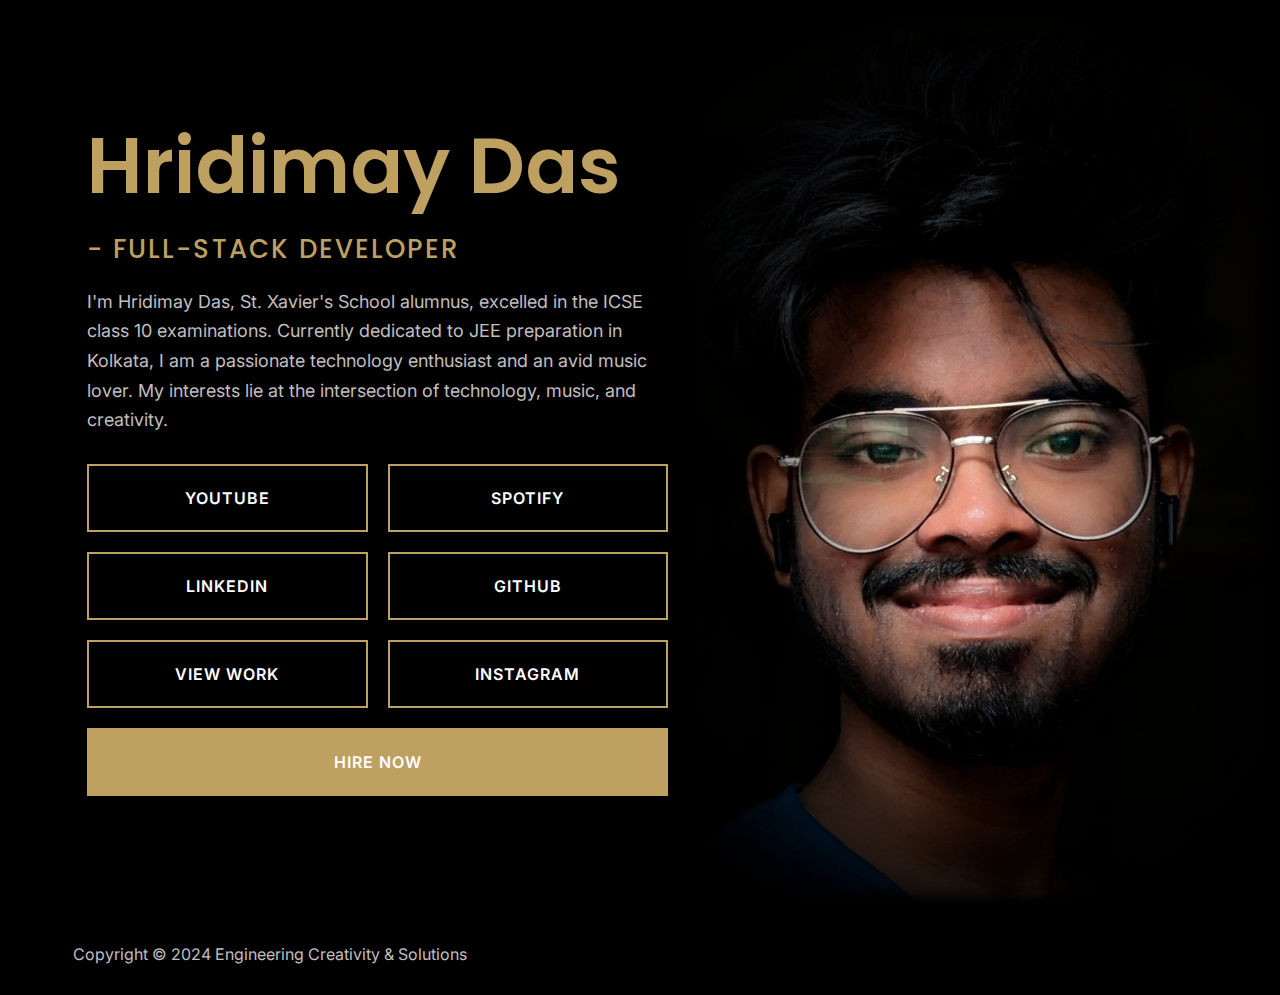
<file: index.html>
<!DOCTYPE html>  <html lang="en-US">  <head>  <meta charset="UTF-8">  <meta name="viewport" content="width=device-width, initial-scale=1">  	 <link rel="profile" href="https://gmpg.org/xfn/11">   	 <title>Engineering Creativity &amp; Solutions</title> <meta name='robots' content='noindex, nofollow' /> <link rel='dns-prefetch' href='//fonts.googleapis.com' /> <link rel="alternate" type="application/rss+xml" title="Engineering Creativity &amp; Solutions &raquo; Feed" href="http://localhost:8080/feed/" /> <link rel="alternate" type="application/rss+xml" title="Engineering Creativity &amp; Solutions &raquo; Comments Feed" href="http://localhost:8080/comments/feed/" /> <script>
window._wpemojiSettings = {"baseUrl":"https:\/\/s.w.org\/images\/core\/emoji\/14.0.0\/72x72\/","ext":".png","svgUrl":"https:\/\/s.w.org\/images\/core\/emoji\/14.0.0\/svg\/","svgExt":".svg","source":{"concatemoji":"http:\/\/localhost:8080\/wp-includes\/js\/wp-emoji-release.min.js?ver=6.4.3"}};
/*! This file is auto-generated */
!function(i,n){var o,s,e;function c(e){try{var t={supportTests:e,timestamp:(new Date).valueOf()};sessionStorage.setItem(o,JSON.stringify(t))}catch(e){}}function p(e,t,n){e.clearRect(0,0,e.canvas.width,e.canvas.height),e.fillText(t,0,0);var t=new Uint32Array(e.getImageData(0,0,e.canvas.width,e.canvas.height).data),r=(e.clearRect(0,0,e.canvas.width,e.canvas.height),e.fillText(n,0,0),new Uint32Array(e.getImageData(0,0,e.canvas.width,e.canvas.height).data));return t.every(function(e,t){return e===r[t]})}function u(e,t,n){switch(t){case"flag":return n(e,"\ud83c\udff3\ufe0f\u200d\u26a7\ufe0f","\ud83c\udff3\ufe0f\u200b\u26a7\ufe0f")?!1:!n(e,"\ud83c\uddfa\ud83c\uddf3","\ud83c\uddfa\u200b\ud83c\uddf3")&&!n(e,"\ud83c\udff4\udb40\udc67\udb40\udc62\udb40\udc65\udb40\udc6e\udb40\udc67\udb40\udc7f","\ud83c\udff4\u200b\udb40\udc67\u200b\udb40\udc62\u200b\udb40\udc65\u200b\udb40\udc6e\u200b\udb40\udc67\u200b\udb40\udc7f");case"emoji":return!n(e,"\ud83e\udef1\ud83c\udffb\u200d\ud83e\udef2\ud83c\udfff","\ud83e\udef1\ud83c\udffb\u200b\ud83e\udef2\ud83c\udfff")}return!1}function f(e,t,n){var r="undefined"!=typeof WorkerGlobalScope&&self instanceof WorkerGlobalScope?new OffscreenCanvas(300,150):i.createElement("canvas"),a=r.getContext("2d",{willReadFrequently:!0}),o=(a.textBaseline="top",a.font="600 32px Arial",{});return e.forEach(function(e){o[e]=t(a,e,n)}),o}function t(e){var t=i.createElement("script");t.src=e,t.defer=!0,i.head.appendChild(t)}"undefined"!=typeof Promise&&(o="wpEmojiSettingsSupports",s=["flag","emoji"],n.supports={everything:!0,everythingExceptFlag:!0},e=new Promise(function(e){i.addEventListener("DOMContentLoaded",e,{once:!0})}),new Promise(function(t){var n=function(){try{var e=JSON.parse(sessionStorage.getItem(o));if("object"==typeof e&&"number"==typeof e.timestamp&&(new Date).valueOf()<e.timestamp+604800&&"object"==typeof e.supportTests)return e.supportTests}catch(e){}return null}();if(!n){if("undefined"!=typeof Worker&&"undefined"!=typeof OffscreenCanvas&&"undefined"!=typeof URL&&URL.createObjectURL&&"undefined"!=typeof Blob)try{var e="postMessage("+f.toString()+"("+[JSON.stringify(s),u.toString(),p.toString()].join(",")+"));",r=new Blob([e],{type:"text/javascript"}),a=new Worker(URL.createObjectURL(r),{name:"wpTestEmojiSupports"});return void(a.onmessage=function(e){c(n=e.data),a.terminate(),t(n)})}catch(e){}c(n=f(s,u,p))}t(n)}).then(function(e){for(var t in e)n.supports[t]=e[t],n.supports.everything=n.supports.everything&&n.supports[t],"flag"!==t&&(n.supports.everythingExceptFlag=n.supports.everythingExceptFlag&&n.supports[t]);n.supports.everythingExceptFlag=n.supports.everythingExceptFlag&&!n.supports.flag,n.DOMReady=!1,n.readyCallback=function(){n.DOMReady=!0}}).then(function(){return e}).then(function(){var e;n.supports.everything||(n.readyCallback(),(e=n.source||{}).concatemoji?t(e.concatemoji):e.wpemoji&&e.twemoji&&(t(e.twemoji),t(e.wpemoji)))}))}((window,document),window._wpemojiSettings);
</script> <link rel='stylesheet' id='astra-theme-css-css' href='./css/astra-assets-css-minified-main.min.css' media='all' /> <style id='astra-theme-css-inline-css'> :root{--ast-container-default-xlg-padding:3em;--ast-container-default-lg-padding:3em;--ast-container-default-slg-padding:2em;--ast-container-default-md-padding:3em;--ast-container-default-sm-padding:3em;--ast-container-default-xs-padding:2.4em;--ast-container-default-xxs-padding:1.8em;--ast-code-block-background:#ECEFF3;--ast-comment-inputs-background:#F9FAFB;--ast-normal-container-width:1300px;--ast-narrow-container-width:750px;--ast-blog-title-font-weight:normal;--ast-blog-meta-weight:inherit;}html{font-size:112.5%;}a{color:var(--ast-global-color-0);}a:hover,a:focus{color:var(--ast-global-color-1);}body,button,input,select,textarea,.ast-button,.ast-custom-button{font-family:'Inter',sans-serif;font-weight:400;font-size:18px;font-size:1rem;line-height:var(--ast-body-line-height,1.65em);}blockquote{color:var(--ast-global-color-3);}h1,.entry-content h1,h2,.entry-content h2,h3,.entry-content h3,h4,.entry-content h4,h5,.entry-content h5,h6,.entry-content h6,.site-title,.site-title a{font-family:'Poppins',sans-serif;font-weight:600;line-height:1.2em;}.site-title{font-size:26px;font-size:1.4444444444444rem;display:block;}.site-header .site-description{font-size:15px;font-size:0.83333333333333rem;display:none;}.entry-title{font-size:26px;font-size:1.4444444444444rem;}.archive .ast-article-post .ast-article-inner,.blog .ast-article-post .ast-article-inner,.archive .ast-article-post .ast-article-inner:hover,.blog .ast-article-post .ast-article-inner:hover{overflow:hidden;}h1,.entry-content h1{font-size:78px;font-size:4.3333333333333rem;font-weight:600;font-family:'Poppins',sans-serif;line-height:1.2em;}h2,.entry-content h2{font-size:52px;font-size:2.8888888888889rem;font-weight:600;font-family:'Poppins',sans-serif;line-height:1.3em;}h3,.entry-content h3{font-size:26px;font-size:1.4444444444444rem;font-weight:500;font-family:'Poppins',sans-serif;line-height:1.3em;}h4,.entry-content h4{font-size:24px;font-size:1.3333333333333rem;line-height:1.2em;font-weight:600;font-family:'Poppins',sans-serif;}h5,.entry-content h5{font-size:20px;font-size:1.1111111111111rem;line-height:1.2em;font-weight:600;font-family:'Poppins',sans-serif;}h6,.entry-content h6{font-size:16px;font-size:0.88888888888889rem;line-height:1.25em;font-weight:600;font-family:'Poppins',sans-serif;}::selection{background-color:var(--ast-global-color-0);color:#000000;}body,h1,.entry-title a,.entry-content h1,h2,.entry-content h2,h3,.entry-content h3,h4,.entry-content h4,h5,.entry-content h5,h6,.entry-content h6{color:var(--ast-global-color-3);}.tagcloud a:hover,.tagcloud a:focus,.tagcloud a.current-item{color:#000000;border-color:var(--ast-global-color-0);background-color:var(--ast-global-color-0);}input:focus,input[type="text"]:focus,input[type="email"]:focus,input[type="url"]:focus,input[type="password"]:focus,input[type="reset"]:focus,input[type="search"]:focus,textarea:focus{border-color:var(--ast-global-color-0);}input[type="radio"]:checked,input[type=reset],input[type="checkbox"]:checked,input[type="checkbox"]:hover:checked,input[type="checkbox"]:focus:checked,input[type=range]::-webkit-slider-thumb{border-color:var(--ast-global-color-0);background-color:var(--ast-global-color-0);box-shadow:none;}.site-footer a:hover + .post-count,.site-footer a:focus + .post-count{background:var(--ast-global-color-0);border-color:var(--ast-global-color-0);}.single .nav-links .nav-previous,.single .nav-links .nav-next{color:var(--ast-global-color-0);}.entry-meta,.entry-meta *{line-height:1.45;color:var(--ast-global-color-0);}.entry-meta a:not(.ast-button):hover,.entry-meta a:not(.ast-button):hover *,.entry-meta a:not(.ast-button):focus,.entry-meta a:not(.ast-button):focus *,.page-links > .page-link,.page-links .page-link:hover,.post-navigation a:hover{color:var(--ast-global-color-1);}#cat option,.secondary .calendar_wrap thead a,.secondary .calendar_wrap thead a:visited{color:var(--ast-global-color-0);}.secondary .calendar_wrap #today,.ast-progress-val span{background:var(--ast-global-color-0);}.secondary a:hover + .post-count,.secondary a:focus + .post-count{background:var(--ast-global-color-0);border-color:var(--ast-global-color-0);}.calendar_wrap #today > a{color:#000000;}.page-links .page-link,.single .post-navigation a{color:var(--ast-global-color-0);}.ast-search-menu-icon .search-form button.search-submit{padding:0 4px;}.ast-search-menu-icon form.search-form{padding-right:0;}.ast-search-menu-icon.slide-search input.search-field{width:0;}.ast-header-search .ast-search-menu-icon.ast-dropdown-active .search-form,.ast-header-search .ast-search-menu-icon.ast-dropdown-active .search-field:focus{transition:all 0.2s;}.search-form input.search-field:focus{outline:none;}.ast-archive-title{color:var(--ast-global-color-2);}.widget-title,.widget .wp-block-heading{font-size:25px;font-size:1.3888888888889rem;color:var(--ast-global-color-2);}.ast-single-post .entry-content a,.ast-comment-content a:not(.ast-comment-edit-reply-wrap a){text-decoration:underline;}.ast-single-post .wp-block-button .wp-block-button__link,.ast-single-post .elementor-button-wrapper .elementor-button,.ast-single-post .entry-content .uagb-tab a,.ast-single-post .entry-content .uagb-ifb-cta a,.ast-single-post .entry-content .wp-block-uagb-buttons a,.ast-single-post .entry-content .uabb-module-content a,.ast-single-post .entry-content .uagb-post-grid a,.ast-single-post .entry-content .uagb-timeline a,.ast-single-post .entry-content .uagb-toc__wrap a,.ast-single-post .entry-content .uagb-taxomony-box a,.ast-single-post .entry-content .woocommerce a,.entry-content .wp-block-latest-posts > li > a,.ast-single-post .entry-content .wp-block-file__button,li.ast-post-filter-single,.ast-single-post .wp-block-buttons .wp-block-button.is-style-outline .wp-block-button__link,.ast-single-post .ast-comment-content .comment-reply-link,.ast-single-post .ast-comment-content .comment-edit-link{text-decoration:none;}.ast-search-menu-icon.slide-search a:focus-visible:focus-visible,.astra-search-icon:focus-visible,#close:focus-visible,a:focus-visible,.ast-menu-toggle:focus-visible,.site .skip-link:focus-visible,.wp-block-loginout input:focus-visible,.wp-block-search.wp-block-search__button-inside .wp-block-search__inside-wrapper,.ast-header-navigation-arrow:focus-visible,.woocommerce .wc-proceed-to-checkout > .checkout-button:focus-visible,.woocommerce .woocommerce-MyAccount-navigation ul li a:focus-visible,.ast-orders-table__row .ast-orders-table__cell:focus-visible,.woocommerce .woocommerce-order-details .order-again > .button:focus-visible,.woocommerce .woocommerce-message a.button.wc-forward:focus-visible,.woocommerce #minus_qty:focus-visible,.woocommerce #plus_qty:focus-visible,a#ast-apply-coupon:focus-visible,.woocommerce .woocommerce-info a:focus-visible,.woocommerce .astra-shop-summary-wrap a:focus-visible,.woocommerce a.wc-forward:focus-visible,#ast-apply-coupon:focus-visible,.woocommerce-js .woocommerce-mini-cart-item a.remove:focus-visible,#close:focus-visible,.button.search-submit:focus-visible,#search_submit:focus,.normal-search:focus-visible{outline-style:dotted;outline-color:inherit;outline-width:thin;}input:focus,input[type="text"]:focus,input[type="email"]:focus,input[type="url"]:focus,input[type="password"]:focus,input[type="reset"]:focus,input[type="search"]:focus,input[type="number"]:focus,textarea:focus,.wp-block-search__input:focus,[data-section="section-header-mobile-trigger"] .ast-button-wrap .ast-mobile-menu-trigger-minimal:focus,.ast-mobile-popup-drawer.active .menu-toggle-close:focus,.woocommerce-ordering select.orderby:focus,#ast-scroll-top:focus,#coupon_code:focus,.woocommerce-page #comment:focus,.woocommerce #reviews #respond input#submit:focus,.woocommerce a.add_to_cart_button:focus,.woocommerce .button.single_add_to_cart_button:focus,.woocommerce .woocommerce-cart-form button:focus,.woocommerce .woocommerce-cart-form__cart-item .quantity .qty:focus,.woocommerce .woocommerce-billing-fields .woocommerce-billing-fields__field-wrapper .woocommerce-input-wrapper > .input-text:focus,.woocommerce #order_comments:focus,.woocommerce #place_order:focus,.woocommerce .woocommerce-address-fields .woocommerce-address-fields__field-wrapper .woocommerce-input-wrapper > .input-text:focus,.woocommerce .woocommerce-MyAccount-content form button:focus,.woocommerce .woocommerce-MyAccount-content .woocommerce-EditAccountForm .woocommerce-form-row .woocommerce-Input.input-text:focus,.woocommerce .ast-woocommerce-container .woocommerce-pagination ul.page-numbers li a:focus,body #content .woocommerce form .form-row .select2-container--default .select2-selection--single:focus,#ast-coupon-code:focus,.woocommerce.woocommerce-js .quantity input[type=number]:focus,.woocommerce-js .woocommerce-mini-cart-item .quantity input[type=number]:focus,.woocommerce p#ast-coupon-trigger:focus{border-style:dotted;border-color:inherit;border-width:thin;}input{outline:none;}body .ast-oembed-container *{position:absolute;top:0;width:100%;height:100%;left:0;}body .wp-block-embed-pocket-casts .ast-oembed-container *{position:unset;}.ast-single-post-featured-section + article {margin-top: 2em;}.site-content .ast-single-post-featured-section img {width: 100%;overflow: hidden;object-fit: cover;}.site > .ast-single-related-posts-container {margin-top: 0;}@media (min-width: 922px) {.ast-desktop .ast-container--narrow {max-width: var(--ast-narrow-container-width);margin: 0 auto;}}.ast-page-builder-template .hentry {margin: 0;}.ast-page-builder-template .site-content > .ast-container {max-width: 100%;padding: 0;}.ast-page-builder-template .site .site-content #primary {padding: 0;margin: 0;}.ast-page-builder-template .no-results {text-align: center;margin: 4em auto;}.ast-page-builder-template .ast-pagination {padding: 2em;}.ast-page-builder-template .entry-header.ast-no-title.ast-no-thumbnail {margin-top: 0;}.ast-page-builder-template .entry-header.ast-header-without-markup {margin-top: 0;margin-bottom: 0;}.ast-page-builder-template .entry-header.ast-no-title.ast-no-meta {margin-bottom: 0;}.ast-page-builder-template.single .post-navigation {padding-bottom: 2em;}.ast-page-builder-template.single-post .site-content > .ast-container {max-width: 100%;}.ast-page-builder-template .entry-header {margin-top: 2em;margin-left: auto;margin-right: auto;}.ast-page-builder-template .ast-archive-description {margin: 2em auto 0;padding-left: 20px;padding-right: 20px;}.ast-page-builder-template .ast-row {margin-left: 0;margin-right: 0;}.single.ast-page-builder-template .entry-header + .entry-content {margin-bottom: 2em;}@media(min-width: 921px) {.ast-page-builder-template.archive.ast-right-sidebar .ast-row article,.ast-page-builder-template.archive.ast-left-sidebar .ast-row article {padding-left: 0;padding-right: 0;}}@media (max-width:921px){#ast-desktop-header{display:none;}}@media (min-width:922px){#ast-mobile-header{display:none;}}.wp-block-buttons.aligncenter{justify-content:center;}@media (max-width:921px){.ast-theme-transparent-header #primary,.ast-theme-transparent-header #secondary{padding:0;}}@media (max-width:921px){.ast-plain-container.ast-no-sidebar #primary{padding:0;}}.ast-plain-container.ast-no-sidebar #primary{margin-top:0;margin-bottom:0;}.wp-block-button.is-style-outline .wp-block-button__link{border-color:var(--ast-global-color-0);border-top-width:2px;border-right-width:2px;border-bottom-width:2px;border-left-width:2px;}div.wp-block-button.is-style-outline > .wp-block-button__link:not(.has-text-color),div.wp-block-button.wp-block-button__link.is-style-outline:not(.has-text-color){color:var(--ast-global-color-0);}.wp-block-button.is-style-outline .wp-block-button__link:hover,.wp-block-buttons .wp-block-button.is-style-outline .wp-block-button__link:focus,.wp-block-buttons .wp-block-button.is-style-outline > .wp-block-button__link:not(.has-text-color):hover,.wp-block-buttons .wp-block-button.wp-block-button__link.is-style-outline:not(.has-text-color):hover{color:var(--ast-global-color-1);background-color:var(--ast-global-color-0);border-color:var(--ast-global-color-0);}.post-page-numbers.current .page-link,.ast-pagination .page-numbers.current{color:#000000;border-color:var(--ast-global-color-0);background-color:var(--ast-global-color-0);}.wp-block-button.is-style-outline .wp-block-button__link{border-top-width:2px;border-right-width:2px;border-bottom-width:2px;border-left-width:2px;}.wp-block-button.is-style-outline .wp-block-button__link.wp-element-button,.ast-outline-button{border-color:var(--ast-global-color-0);font-family:inherit;font-weight:600;font-size:16px;font-size:0.88888888888889rem;line-height:1em;text-transform:uppercase;letter-spacing:1px;border-top-left-radius:0px;border-top-right-radius:0px;border-bottom-right-radius:0px;border-bottom-left-radius:0px;}.wp-block-buttons .wp-block-button.is-style-outline > .wp-block-button__link:not(.has-text-color),.wp-block-buttons .wp-block-button.wp-block-button__link.is-style-outline:not(.has-text-color),.ast-outline-button{color:var(--ast-global-color-0);}.wp-block-button.is-style-outline .wp-block-button__link:hover,.wp-block-buttons .wp-block-button.is-style-outline .wp-block-button__link:focus,.wp-block-buttons .wp-block-button.is-style-outline > .wp-block-button__link:not(.has-text-color):hover,.wp-block-buttons .wp-block-button.wp-block-button__link.is-style-outline:not(.has-text-color):hover,.ast-outline-button:hover,.ast-outline-button:focus,.wp-block-uagb-buttons-child .uagb-buttons-repeater.ast-outline-button:hover,.wp-block-uagb-buttons-child .uagb-buttons-repeater.ast-outline-button:focus{color:var(--ast-global-color-1);background-color:var(--ast-global-color-0);border-color:var(--ast-global-color-0);}.wp-block-button .wp-block-button__link.wp-element-button.is-style-outline:not(.has-background),.wp-block-button.is-style-outline>.wp-block-button__link.wp-element-button:not(.has-background),.ast-outline-button{background-color:rgba(0,0,0,0);}.entry-content[ast-blocks-layout] > figure{margin-bottom:1em;}h1.widget-title{font-weight:600;}h2.widget-title{font-weight:600;}h3.widget-title{font-weight:500;}#page{display:flex;flex-direction:column;min-height:100vh;}.ast-404-layout-1 h1.page-title{color:var(--ast-global-color-2);}.single .post-navigation a{line-height:1em;height:inherit;}.error-404 .page-sub-title{font-size:1.5rem;font-weight:inherit;}.search .site-content .content-area .search-form{margin-bottom:0;}#page .site-content{flex-grow:1;}.widget{margin-bottom:1.25em;}#secondary li{line-height:1.5em;}#secondary .wp-block-group h2{margin-bottom:0.7em;}#secondary h2{font-size:1.7rem;}.ast-separate-container .ast-article-post,.ast-separate-container .ast-article-single,.ast-separate-container .comment-respond{padding:3em;}.ast-separate-container .ast-article-single .ast-article-single{padding:0;}.ast-article-single .wp-block-post-template-is-layout-grid{padding-left:0;}.ast-separate-container .comments-title,.ast-narrow-container .comments-title{padding:1.5em 2em;}.ast-page-builder-template .comment-form-textarea,.ast-comment-formwrap .ast-grid-common-col{padding:0;}.ast-comment-formwrap{padding:0;display:inline-flex;column-gap:20px;width:100%;margin-left:0;margin-right:0;}.comments-area textarea#comment:focus,.comments-area textarea#comment:active,.comments-area .ast-comment-formwrap input[type="text"]:focus,.comments-area .ast-comment-formwrap input[type="text"]:active {box-shadow:none;outline:none;}.archive.ast-page-builder-template .entry-header{margin-top:2em;}.ast-page-builder-template .ast-comment-formwrap{width:100%;}.entry-title{margin-bottom:0.5em;}.ast-archive-description p{font-size:inherit;font-weight:inherit;line-height:inherit;}.ast-separate-container .ast-comment-list li.depth-1,.hentry{margin-bottom:2em;}@media (min-width:921px){.ast-left-sidebar.ast-page-builder-template #secondary,.archive.ast-right-sidebar.ast-page-builder-template .site-main{padding-left:20px;padding-right:20px;}}@media (max-width:544px){.ast-comment-formwrap.ast-row{column-gap:10px;display:inline-block;}#ast-commentform .ast-grid-common-col{position:relative;width:100%;}}@media (min-width:1201px){.ast-separate-container .ast-article-post,.ast-separate-container .ast-article-single,.ast-separate-container .ast-author-box,.ast-separate-container .ast-404-layout-1,.ast-separate-container .no-results{padding:3em;}}@media (max-width:921px){.ast-separate-container #primary,.ast-separate-container #secondary{padding:1.5em 0;}#primary,#secondary{padding:1.5em 0;margin:0;}.ast-left-sidebar #content > .ast-container{display:flex;flex-direction:column-reverse;width:100%;}}@media (min-width:922px){.ast-separate-container.ast-right-sidebar #primary,.ast-separate-container.ast-left-sidebar #primary{border:0;}.search-no-results.ast-separate-container #primary{margin-bottom:4em;}}.elementor-button-wrapper .elementor-button{border-style:solid;text-decoration:none;border-top-width:2px;border-right-width:2px;border-left-width:2px;border-bottom-width:2px;}body .elementor-button.elementor-size-sm,body .elementor-button.elementor-size-xs,body .elementor-button.elementor-size-md,body .elementor-button.elementor-size-lg,body .elementor-button.elementor-size-xl,body .elementor-button{border-top-left-radius:0px;border-top-right-radius:0px;border-bottom-right-radius:0px;border-bottom-left-radius:0px;padding-top:24px;padding-right:32px;padding-bottom:24px;padding-left:32px;}@media (max-width:544px){.elementor-button-wrapper .elementor-button.elementor-size-sm,.elementor-button-wrapper .elementor-button.elementor-size-xs,.elementor-button-wrapper .elementor-button.elementor-size-md,.elementor-button-wrapper .elementor-button.elementor-size-lg,.elementor-button-wrapper .elementor-button.elementor-size-xl,.elementor-button-wrapper .elementor-button{padding-top:18px;padding-right:32px;padding-bottom:18px;padding-left:32px;}}.elementor-button-wrapper .elementor-button{border-color:var(--ast-global-color-0);background-color:transparent;}.elementor-button-wrapper .elementor-button:hover,.elementor-button-wrapper .elementor-button:focus{color:var(--ast-global-color-1);background-color:var(--ast-global-color-0);border-color:var(--ast-global-color-0);}.wp-block-button .wp-block-button__link ,.elementor-button-wrapper .elementor-button,.elementor-button-wrapper .elementor-button:visited{color:var(--ast-global-color-1);}.elementor-button-wrapper .elementor-button{font-weight:600;font-size:16px;font-size:0.88888888888889rem;line-height:1em;text-transform:uppercase;letter-spacing:1px;}body .elementor-button.elementor-size-sm,body .elementor-button.elementor-size-xs,body .elementor-button.elementor-size-md,body .elementor-button.elementor-size-lg,body .elementor-button.elementor-size-xl,body .elementor-button{font-size:16px;font-size:0.88888888888889rem;}.wp-block-button .wp-block-button__link:hover,.wp-block-button .wp-block-button__link:focus{color:var(--ast-global-color-1);background-color:var(--ast-global-color-0);border-color:var(--ast-global-color-0);}.elementor-widget-heading h1.elementor-heading-title{line-height:1.2em;}.elementor-widget-heading h2.elementor-heading-title{line-height:1.3em;}.elementor-widget-heading h3.elementor-heading-title{line-height:1.3em;}.elementor-widget-heading h4.elementor-heading-title{line-height:1.2em;}.elementor-widget-heading h5.elementor-heading-title{line-height:1.2em;}.elementor-widget-heading h6.elementor-heading-title{line-height:1.25em;}.wp-block-button .wp-block-button__link,.wp-block-search .wp-block-search__button,body .wp-block-file .wp-block-file__button{border-style:solid;border-top-width:2px;border-right-width:2px;border-left-width:2px;border-bottom-width:2px;border-color:var(--ast-global-color-0);background-color:transparent;color:var(--ast-global-color-1);font-family:inherit;font-weight:600;line-height:1em;text-transform:uppercase;letter-spacing:1px;font-size:16px;font-size:0.88888888888889rem;border-top-left-radius:0px;border-top-right-radius:0px;border-bottom-right-radius:0px;border-bottom-left-radius:0px;padding-top:24px;padding-right:32px;padding-bottom:24px;padding-left:32px;}@media (max-width:544px){.wp-block-button .wp-block-button__link,.wp-block-search .wp-block-search__button,body .wp-block-file .wp-block-file__button{padding-top:18px;padding-right:32px;padding-bottom:18px;padding-left:32px;}}.menu-toggle,button,.ast-button,.ast-custom-button,.button,input#submit,input[type="button"],input[type="submit"],input[type="reset"],form[CLASS*="wp-block-search__"].wp-block-search .wp-block-search__inside-wrapper .wp-block-search__button,body .wp-block-file .wp-block-file__button,.search .search-submit,.woocommerce-js a.button,.woocommerce button.button,.woocommerce .woocommerce-message a.button,.woocommerce #respond input#submit.alt,.woocommerce input.button.alt,.woocommerce input.button,.woocommerce input.button:disabled,.woocommerce input.button:disabled[disabled],.woocommerce input.button:disabled:hover,.woocommerce input.button:disabled[disabled]:hover,.woocommerce #respond input#submit,.woocommerce button.button.alt.disabled,.wc-block-grid__products .wc-block-grid__product .wp-block-button__link,.wc-block-grid__product-onsale,[CLASS*="wc-block"] button,.woocommerce-js .astra-cart-drawer .astra-cart-drawer-content .woocommerce-mini-cart__buttons .button:not(.checkout):not(.ast-continue-shopping),.woocommerce-js .astra-cart-drawer .astra-cart-drawer-content .woocommerce-mini-cart__buttons a.checkout,.woocommerce button.button.alt.disabled.wc-variation-selection-needed,[CLASS*="wc-block"] .wc-block-components-button{border-style:solid;border-top-width:2px;border-right-width:2px;border-left-width:2px;border-bottom-width:2px;color:var(--ast-global-color-1);border-color:var(--ast-global-color-0);background-color:transparent;padding-top:24px;padding-right:32px;padding-bottom:24px;padding-left:32px;font-family:inherit;font-weight:600;font-size:16px;font-size:0.88888888888889rem;line-height:1em;text-transform:uppercase;letter-spacing:1px;border-top-left-radius:0px;border-top-right-radius:0px;border-bottom-right-radius:0px;border-bottom-left-radius:0px;}button:focus,.menu-toggle:hover,button:hover,.ast-button:hover,.ast-custom-button:hover .button:hover,.ast-custom-button:hover ,input[type=reset]:hover,input[type=reset]:focus,input#submit:hover,input#submit:focus,input[type="button"]:hover,input[type="button"]:focus,input[type="submit"]:hover,input[type="submit"]:focus,form[CLASS*="wp-block-search__"].wp-block-search .wp-block-search__inside-wrapper .wp-block-search__button:hover,form[CLASS*="wp-block-search__"].wp-block-search .wp-block-search__inside-wrapper .wp-block-search__button:focus,body .wp-block-file .wp-block-file__button:hover,body .wp-block-file .wp-block-file__button:focus,.woocommerce-js a.button:hover,.woocommerce button.button:hover,.woocommerce .woocommerce-message a.button:hover,.woocommerce #respond input#submit:hover,.woocommerce #respond input#submit.alt:hover,.woocommerce input.button.alt:hover,.woocommerce input.button:hover,.woocommerce button.button.alt.disabled:hover,.wc-block-grid__products .wc-block-grid__product .wp-block-button__link:hover,[CLASS*="wc-block"] button:hover,.woocommerce-js .astra-cart-drawer .astra-cart-drawer-content .woocommerce-mini-cart__buttons .button:not(.checkout):not(.ast-continue-shopping):hover,.woocommerce-js .astra-cart-drawer .astra-cart-drawer-content .woocommerce-mini-cart__buttons a.checkout:hover,.woocommerce button.button.alt.disabled.wc-variation-selection-needed:hover,[CLASS*="wc-block"] .wc-block-components-button:hover,[CLASS*="wc-block"] .wc-block-components-button:focus{color:var(--ast-global-color-1);background-color:var(--ast-global-color-0);border-color:var(--ast-global-color-0);}form[CLASS*="wp-block-search__"].wp-block-search .wp-block-search__inside-wrapper .wp-block-search__button.has-icon{padding-top:calc(24px - 3px);padding-right:calc(32px - 3px);padding-bottom:calc(24px - 3px);padding-left:calc(32px - 3px);}@media (max-width:544px){.menu-toggle,button,.ast-button,.ast-custom-button,.button,input#submit,input[type="button"],input[type="submit"],input[type="reset"],form[CLASS*="wp-block-search__"].wp-block-search .wp-block-search__inside-wrapper .wp-block-search__button,body .wp-block-file .wp-block-file__button,.search .search-submit,.woocommerce-js a.button,.woocommerce button.button,.woocommerce .woocommerce-message a.button,.woocommerce #respond input#submit.alt,.woocommerce input.button.alt,.woocommerce input.button,.woocommerce input.button:disabled,.woocommerce input.button:disabled[disabled],.woocommerce input.button:disabled:hover,.woocommerce input.button:disabled[disabled]:hover,.woocommerce #respond input#submit,.woocommerce button.button.alt.disabled,.wc-block-grid__products .wc-block-grid__product .wp-block-button__link,.wc-block-grid__product-onsale,[CLASS*="wc-block"] button,.woocommerce-js .astra-cart-drawer .astra-cart-drawer-content .woocommerce-mini-cart__buttons .button:not(.checkout):not(.ast-continue-shopping),.woocommerce-js .astra-cart-drawer .astra-cart-drawer-content .woocommerce-mini-cart__buttons a.checkout,.woocommerce button.button.alt.disabled.wc-variation-selection-needed,[CLASS*="wc-block"] .wc-block-components-button{padding-top:18px;padding-right:32px;padding-bottom:18px;padding-left:32px;}}@media (max-width:921px){.ast-mobile-header-stack .main-header-bar .ast-search-menu-icon{display:inline-block;}.ast-header-break-point.ast-header-custom-item-outside .ast-mobile-header-stack .main-header-bar .ast-search-icon{margin:0;}.ast-comment-avatar-wrap img{max-width:2.5em;}.ast-comment-meta{padding:0 1.8888em 1.3333em;}.ast-separate-container .ast-comment-list li.depth-1{padding:1.5em 2.14em;}.ast-separate-container .comment-respond{padding:2em 2.14em;}}@media (min-width:544px){.ast-container{max-width:100%;}}@media (max-width:544px){.ast-separate-container .ast-article-post,.ast-separate-container .ast-article-single,.ast-separate-container .comments-title,.ast-separate-container .ast-archive-description{padding:1.5em 1em;}.ast-separate-container #content .ast-container{padding-left:0.54em;padding-right:0.54em;}.ast-separate-container .ast-comment-list .bypostauthor{padding:.5em;}.ast-search-menu-icon.ast-dropdown-active .search-field{width:170px;}}.ast-separate-container{background-color:var(--ast-global-color-4);;background-image:none;;}@media (max-width:921px){.site-title{display:block;}.site-header .site-description{display:none;}h1,.entry-content h1{font-size:55px;}h2,.entry-content h2{font-size:38px;}h3,.entry-content h3{font-size:22px;}}@media (max-width:544px){.widget-title{font-size:22px;font-size:1.375rem;}body,button,input,select,textarea,.ast-button,.ast-custom-button{font-size:16px;font-size:0.88888888888889rem;}#secondary,#secondary button,#secondary input,#secondary select,#secondary textarea{font-size:16px;font-size:0.88888888888889rem;}.site-title{display:block;}.site-header .site-description{display:none;}h1,.entry-content h1{font-size:36px;}h2,.entry-content h2{font-size:32px;}h3,.entry-content h3{font-size:18px;}}@media (max-width:921px){html{font-size:102.6%;}}@media (max-width:544px){html{font-size:112.5%;}}@media (min-width:922px){.ast-container{max-width:1340px;}}@media (min-width:922px){.site-content .ast-container{display:flex;}}@media (max-width:921px){.site-content .ast-container{flex-direction:column;}}@media (min-width:922px){.main-header-menu .sub-menu .menu-item.ast-left-align-sub-menu:hover > .sub-menu,.main-header-menu .sub-menu .menu-item.ast-left-align-sub-menu.focus > .sub-menu{margin-left:-0px;}}.site .comments-area{padding-bottom:3em;}.wp-block-file {display: flex;align-items: center;flex-wrap: wrap;justify-content: space-between;}.wp-block-pullquote {border: none;}.wp-block-pullquote blockquote::before {content: "\201D";font-family: "Helvetica",sans-serif;display: flex;transform: rotate( 180deg );font-size: 6rem;font-style: normal;line-height: 1;font-weight: bold;align-items: center;justify-content: center;}.has-text-align-right > blockquote::before {justify-content: flex-start;}.has-text-align-left > blockquote::before {justify-content: flex-end;}figure.wp-block-pullquote.is-style-solid-color blockquote {max-width: 100%;text-align: inherit;}html body {--wp--custom--ast-default-block-top-padding: 3em;--wp--custom--ast-default-block-right-padding: 3em;--wp--custom--ast-default-block-bottom-padding: 3em;--wp--custom--ast-default-block-left-padding: 3em;--wp--custom--ast-container-width: 1300px;--wp--custom--ast-content-width-size: 1300px;--wp--custom--ast-wide-width-size: calc(1300px + var(--wp--custom--ast-default-block-left-padding) + var(--wp--custom--ast-default-block-right-padding));}.ast-narrow-container {--wp--custom--ast-content-width-size: 750px;--wp--custom--ast-wide-width-size: 750px;}@media(max-width: 921px) {html body {--wp--custom--ast-default-block-top-padding: 3em;--wp--custom--ast-default-block-right-padding: 2em;--wp--custom--ast-default-block-bottom-padding: 3em;--wp--custom--ast-default-block-left-padding: 2em;}}@media(max-width: 544px) {html body {--wp--custom--ast-default-block-top-padding: 3em;--wp--custom--ast-default-block-right-padding: 1.5em;--wp--custom--ast-default-block-bottom-padding: 3em;--wp--custom--ast-default-block-left-padding: 1.5em;}}.entry-content > .wp-block-group,.entry-content > .wp-block-cover,.entry-content > .wp-block-columns {padding-top: var(--wp--custom--ast-default-block-top-padding);padding-right: var(--wp--custom--ast-default-block-right-padding);padding-bottom: var(--wp--custom--ast-default-block-bottom-padding);padding-left: var(--wp--custom--ast-default-block-left-padding);}.ast-plain-container.ast-no-sidebar .entry-content > .alignfull,.ast-page-builder-template .ast-no-sidebar .entry-content > .alignfull {margin-left: calc( -50vw + 50%);margin-right: calc( -50vw + 50%);max-width: 100vw;width: 100vw;}.ast-plain-container.ast-no-sidebar .entry-content .alignfull .alignfull,.ast-page-builder-template.ast-no-sidebar .entry-content .alignfull .alignfull,.ast-plain-container.ast-no-sidebar .entry-content .alignfull .alignwide,.ast-page-builder-template.ast-no-sidebar .entry-content .alignfull .alignwide,.ast-plain-container.ast-no-sidebar .entry-content .alignwide .alignfull,.ast-page-builder-template.ast-no-sidebar .entry-content .alignwide .alignfull,.ast-plain-container.ast-no-sidebar .entry-content .alignwide .alignwide,.ast-page-builder-template.ast-no-sidebar .entry-content .alignwide .alignwide,.ast-plain-container.ast-no-sidebar .entry-content .wp-block-column .alignfull,.ast-page-builder-template.ast-no-sidebar .entry-content .wp-block-column .alignfull,.ast-plain-container.ast-no-sidebar .entry-content .wp-block-column .alignwide,.ast-page-builder-template.ast-no-sidebar .entry-content .wp-block-column .alignwide {margin-left: auto;margin-right: auto;width: 100%;}[ast-blocks-layout] .wp-block-separator:not(.is-style-dots) {height: 0;}[ast-blocks-layout] .wp-block-separator {margin: 20px auto;}[ast-blocks-layout] .wp-block-separator:not(.is-style-wide):not(.is-style-dots) {max-width: 100px;}[ast-blocks-layout] .wp-block-separator.has-background {padding: 0;}.entry-content[ast-blocks-layout] > * {max-width: var(--wp--custom--ast-content-width-size);margin-left: auto;margin-right: auto;}.entry-content[ast-blocks-layout] > .alignwide {max-width: var(--wp--custom--ast-wide-width-size);}.entry-content[ast-blocks-layout] .alignfull {max-width: none;}.entry-content .wp-block-columns {margin-bottom: 0;}blockquote {margin: 1.5em;border-color: rgba(0,0,0,0.05);}.wp-block-quote:not(.has-text-align-right):not(.has-text-align-center) {border-left: 5px solid rgba(0,0,0,0.05);}.has-text-align-right > blockquote,blockquote.has-text-align-right {border-right: 5px solid rgba(0,0,0,0.05);}.has-text-align-left > blockquote,blockquote.has-text-align-left {border-left: 5px solid rgba(0,0,0,0.05);}.wp-block-site-tagline,.wp-block-latest-posts .read-more {margin-top: 15px;}.wp-block-loginout p label {display: block;}.wp-block-loginout p:not(.login-remember):not(.login-submit) input {width: 100%;}.wp-block-loginout input:focus {border-color: transparent;}.wp-block-loginout input:focus {outline: thin dotted;}.entry-content .wp-block-media-text .wp-block-media-text__content {padding: 0 0 0 8%;}.entry-content .wp-block-media-text.has-media-on-the-right .wp-block-media-text__content {padding: 0 8% 0 0;}.entry-content .wp-block-media-text.has-background .wp-block-media-text__content {padding: 8%;}.entry-content .wp-block-cover:not([class*="background-color"]) .wp-block-cover__inner-container,.entry-content .wp-block-cover:not([class*="background-color"]) .wp-block-cover-image-text,.entry-content .wp-block-cover:not([class*="background-color"]) .wp-block-cover-text,.entry-content .wp-block-cover-image:not([class*="background-color"]) .wp-block-cover__inner-container,.entry-content .wp-block-cover-image:not([class*="background-color"]) .wp-block-cover-image-text,.entry-content .wp-block-cover-image:not([class*="background-color"]) .wp-block-cover-text {color: var(--ast-global-color-5);}.wp-block-loginout .login-remember input {width: 1.1rem;height: 1.1rem;margin: 0 5px 4px 0;vertical-align: middle;}.wp-block-latest-posts > li > *:first-child,.wp-block-latest-posts:not(.is-grid) > li:first-child {margin-top: 0;}.wp-block-search__inside-wrapper .wp-block-search__input {padding: 0 10px;color: var(--ast-global-color-3);background: var(--ast-global-color-5);border-color: var(--ast-border-color);}.wp-block-latest-posts .read-more {margin-bottom: 1.5em;}.wp-block-search__no-button .wp-block-search__inside-wrapper .wp-block-search__input {padding-top: 5px;padding-bottom: 5px;}.wp-block-latest-posts .wp-block-latest-posts__post-date,.wp-block-latest-posts .wp-block-latest-posts__post-author {font-size: 1rem;}.wp-block-latest-posts > li > *,.wp-block-latest-posts:not(.is-grid) > li {margin-top: 12px;margin-bottom: 12px;}.ast-page-builder-template .entry-content[ast-blocks-layout] > *,.ast-page-builder-template .entry-content[ast-blocks-layout] > .alignfull > * {max-width: none;}.ast-page-builder-template .entry-content[ast-blocks-layout] > .alignwide > * {max-width: var(--wp--custom--ast-wide-width-size);}.ast-page-builder-template .entry-content[ast-blocks-layout] > .inherit-container-width > *,.ast-page-builder-template .entry-content[ast-blocks-layout] > * > *,.entry-content[ast-blocks-layout] > .wp-block-cover .wp-block-cover__inner-container {max-width: var(--wp--custom--ast-content-width-size);margin-left: auto;margin-right: auto;}.entry-content[ast-blocks-layout] .wp-block-cover:not(.alignleft):not(.alignright) {width: auto;}@media(max-width: 1200px) {.ast-separate-container .entry-content > .alignfull,.ast-separate-container .entry-content[ast-blocks-layout] > .alignwide,.ast-plain-container .entry-content[ast-blocks-layout] > .alignwide,.ast-plain-container .entry-content .alignfull {margin-left: calc(-1 * min(var(--ast-container-default-xlg-padding),20px)) ;margin-right: calc(-1 * min(var(--ast-container-default-xlg-padding),20px));}}@media(min-width: 1201px) {.ast-separate-container .entry-content > .alignfull {margin-left: calc(-1 * var(--ast-container-default-xlg-padding) );margin-right: calc(-1 * var(--ast-container-default-xlg-padding) );}.ast-separate-container .entry-content[ast-blocks-layout] > .alignwide,.ast-plain-container .entry-content[ast-blocks-layout] > .alignwide {margin-left: calc(-1 * var(--wp--custom--ast-default-block-left-padding) );margin-right: calc(-1 * var(--wp--custom--ast-default-block-right-padding) );}}@media(min-width: 921px) {.ast-separate-container .entry-content .wp-block-group.alignwide:not(.inherit-container-width) > :where(:not(.alignleft):not(.alignright)),.ast-plain-container .entry-content .wp-block-group.alignwide:not(.inherit-container-width) > :where(:not(.alignleft):not(.alignright)) {max-width: calc( var(--wp--custom--ast-content-width-size) + 80px );}.ast-plain-container.ast-right-sidebar .entry-content[ast-blocks-layout] .alignfull,.ast-plain-container.ast-left-sidebar .entry-content[ast-blocks-layout] .alignfull {margin-left: -60px;margin-right: -60px;}}@media(min-width: 544px) {.entry-content > .alignleft {margin-right: 20px;}.entry-content > .alignright {margin-left: 20px;}}@media (max-width:544px){.wp-block-columns .wp-block-column:not(:last-child){margin-bottom:20px;}.wp-block-latest-posts{margin:0;}}@media( max-width: 600px ) {.entry-content .wp-block-media-text .wp-block-media-text__content,.entry-content .wp-block-media-text.has-media-on-the-right .wp-block-media-text__content {padding: 8% 0 0;}.entry-content .wp-block-media-text.has-background .wp-block-media-text__content {padding: 8%;}}.ast-page-builder-template .entry-header {padding-left: 0;}.ast-narrow-container .site-content .wp-block-uagb-image--align-full .wp-block-uagb-image__figure {max-width: 100%;margin-left: auto;margin-right: auto;}.entry-content ul,.entry-content ol {padding: revert;margin: revert;}:root .has-ast-global-color-0-color{color:var(--ast-global-color-0);}:root .has-ast-global-color-0-background-color{background-color:var(--ast-global-color-0);}:root .wp-block-button .has-ast-global-color-0-color{color:var(--ast-global-color-0);}:root .wp-block-button .has-ast-global-color-0-background-color{background-color:var(--ast-global-color-0);}:root .has-ast-global-color-1-color{color:var(--ast-global-color-1);}:root .has-ast-global-color-1-background-color{background-color:var(--ast-global-color-1);}:root .wp-block-button .has-ast-global-color-1-color{color:var(--ast-global-color-1);}:root .wp-block-button .has-ast-global-color-1-background-color{background-color:var(--ast-global-color-1);}:root .has-ast-global-color-2-color{color:var(--ast-global-color-2);}:root .has-ast-global-color-2-background-color{background-color:var(--ast-global-color-2);}:root .wp-block-button .has-ast-global-color-2-color{color:var(--ast-global-color-2);}:root .wp-block-button .has-ast-global-color-2-background-color{background-color:var(--ast-global-color-2);}:root .has-ast-global-color-3-color{color:var(--ast-global-color-3);}:root .has-ast-global-color-3-background-color{background-color:var(--ast-global-color-3);}:root .wp-block-button .has-ast-global-color-3-color{color:var(--ast-global-color-3);}:root .wp-block-button .has-ast-global-color-3-background-color{background-color:var(--ast-global-color-3);}:root .has-ast-global-color-4-color{color:var(--ast-global-color-4);}:root .has-ast-global-color-4-background-color{background-color:var(--ast-global-color-4);}:root .wp-block-button .has-ast-global-color-4-color{color:var(--ast-global-color-4);}:root .wp-block-button .has-ast-global-color-4-background-color{background-color:var(--ast-global-color-4);}:root .has-ast-global-color-5-color{color:var(--ast-global-color-5);}:root .has-ast-global-color-5-background-color{background-color:var(--ast-global-color-5);}:root .wp-block-button .has-ast-global-color-5-color{color:var(--ast-global-color-5);}:root .wp-block-button .has-ast-global-color-5-background-color{background-color:var(--ast-global-color-5);}:root .has-ast-global-color-6-color{color:var(--ast-global-color-6);}:root .has-ast-global-color-6-background-color{background-color:var(--ast-global-color-6);}:root .wp-block-button .has-ast-global-color-6-color{color:var(--ast-global-color-6);}:root .wp-block-button .has-ast-global-color-6-background-color{background-color:var(--ast-global-color-6);}:root .has-ast-global-color-7-color{color:var(--ast-global-color-7);}:root .has-ast-global-color-7-background-color{background-color:var(--ast-global-color-7);}:root .wp-block-button .has-ast-global-color-7-color{color:var(--ast-global-color-7);}:root .wp-block-button .has-ast-global-color-7-background-color{background-color:var(--ast-global-color-7);}:root .has-ast-global-color-8-color{color:var(--ast-global-color-8);}:root .has-ast-global-color-8-background-color{background-color:var(--ast-global-color-8);}:root .wp-block-button .has-ast-global-color-8-color{color:var(--ast-global-color-8);}:root .wp-block-button .has-ast-global-color-8-background-color{background-color:var(--ast-global-color-8);}:root{--ast-global-color-0:#bea060;--ast-global-color-1:#ffffff;--ast-global-color-2:#bea060;--ast-global-color-3:#c1bfbf;--ast-global-color-4:#f9fafb;--ast-global-color-5:#000000;--ast-global-color-6:#e2e8f0;--ast-global-color-7:#cbd5e1;--ast-global-color-8:#94a3b8;}:root {--ast-border-color : var(--ast-global-color-6);}.ast-single-entry-banner {-js-display: flex;display: flex;flex-direction: column;justify-content: center;text-align: center;position: relative;background: #eeeeee;}.ast-single-entry-banner[data-banner-layout="layout-1"] {max-width: 1300px;background: inherit;padding: 20px 0;}.ast-single-entry-banner[data-banner-width-type="custom"] {margin: 0 auto;width: 100%;}.ast-single-entry-banner + .site-content .entry-header {margin-bottom: 0;}.site .ast-author-avatar {--ast-author-avatar-size: ;}a.ast-underline-text {text-decoration: underline;}.ast-container > .ast-terms-link {position: relative;display: block;}a.ast-button.ast-badge-tax {padding: 4px 8px;border-radius: 3px;font-size: inherit;}header.entry-header .entry-title{font-weight:600;font-size:32px;font-size:1.7777777777778rem;}header.entry-header > *:not(:last-child){margin-bottom:10px;}.ast-archive-entry-banner {-js-display: flex;display: flex;flex-direction: column;justify-content: center;text-align: center;position: relative;background: #eeeeee;}.ast-archive-entry-banner[data-banner-width-type="custom"] {margin: 0 auto;width: 100%;}.ast-archive-entry-banner[data-banner-layout="layout-1"] {background: inherit;padding: 20px 0;text-align: left;}body.archive .ast-archive-description{max-width:1300px;width:100%;text-align:left;padding-top:3em;padding-right:3em;padding-bottom:3em;padding-left:3em;}body.archive .ast-archive-description .ast-archive-title,body.archive .ast-archive-description .ast-archive-title *{font-weight:600;font-size:32px;font-size:1.7777777777778rem;}body.archive .ast-archive-description > *:not(:last-child){margin-bottom:10px;}@media (max-width:921px){body.archive .ast-archive-description{text-align:left;}}@media (max-width:544px){body.archive .ast-archive-description{text-align:left;}}.ast-breadcrumbs .trail-browse,.ast-breadcrumbs .trail-items,.ast-breadcrumbs .trail-items li{display:inline-block;margin:0;padding:0;border:none;background:inherit;text-indent:0;text-decoration:none;}.ast-breadcrumbs .trail-browse{font-size:inherit;font-style:inherit;font-weight:inherit;color:inherit;}.ast-breadcrumbs .trail-items{list-style:none;}.trail-items li::after{padding:0 0.3em;content:"\00bb";}.trail-items li:last-of-type::after{display:none;}h1,.entry-content h1,h2,.entry-content h2,h3,.entry-content h3,h4,.entry-content h4,h5,.entry-content h5,h6,.entry-content h6{color:var(--ast-global-color-2);}.entry-title a{color:var(--ast-global-color-2);}@media (max-width:921px){.ast-builder-grid-row-container.ast-builder-grid-row-tablet-3-firstrow .ast-builder-grid-row > *:first-child,.ast-builder-grid-row-container.ast-builder-grid-row-tablet-3-lastrow .ast-builder-grid-row > *:last-child{grid-column:1 / -1;}}@media (max-width:544px){.ast-builder-grid-row-container.ast-builder-grid-row-mobile-3-firstrow .ast-builder-grid-row > *:first-child,.ast-builder-grid-row-container.ast-builder-grid-row-mobile-3-lastrow .ast-builder-grid-row > *:last-child{grid-column:1 / -1;}}.ast-builder-layout-element[data-section="title_tagline"]{display:flex;}@media (max-width:921px){.ast-header-break-point .ast-builder-layout-element[data-section="title_tagline"]{display:flex;}}@media (max-width:544px){.ast-header-break-point .ast-builder-layout-element[data-section="title_tagline"]{display:flex;}}.ast-builder-menu-1{font-family:inherit;font-weight:inherit;}.ast-builder-menu-1 .menu-item > .menu-link{color:var(--ast-global-color-3);}.ast-builder-menu-1 .menu-item > .ast-menu-toggle{color:var(--ast-global-color-3);}.ast-builder-menu-1 .menu-item:hover > .menu-link,.ast-builder-menu-1 .inline-on-mobile .menu-item:hover > .ast-menu-toggle{color:var(--ast-global-color-1);}.ast-builder-menu-1 .menu-item:hover > .ast-menu-toggle{color:var(--ast-global-color-1);}.ast-builder-menu-1 .menu-item.current-menu-item > .menu-link,.ast-builder-menu-1 .inline-on-mobile .menu-item.current-menu-item > .ast-menu-toggle,.ast-builder-menu-1 .current-menu-ancestor > .menu-link{color:var(--ast-global-color-1);}.ast-builder-menu-1 .menu-item.current-menu-item > .ast-menu-toggle{color:var(--ast-global-color-1);}.ast-builder-menu-1 .sub-menu,.ast-builder-menu-1 .inline-on-mobile .sub-menu{border-top-width:2px;border-bottom-width:0px;border-right-width:0px;border-left-width:0px;border-color:var(--ast-global-color-0);border-style:solid;}.ast-builder-menu-1 .main-header-menu > .menu-item > .sub-menu,.ast-builder-menu-1 .main-header-menu > .menu-item > .astra-full-megamenu-wrapper{margin-top:0px;}.ast-desktop .ast-builder-menu-1 .main-header-menu > .menu-item > .sub-menu:before,.ast-desktop .ast-builder-menu-1 .main-header-menu > .menu-item > .astra-full-megamenu-wrapper:before{height:calc( 0px + 5px );}.ast-desktop .ast-builder-menu-1 .menu-item .sub-menu .menu-link{border-style:none;}@media (max-width:921px){.ast-header-break-point .ast-builder-menu-1 .menu-item.menu-item-has-children > .ast-menu-toggle{top:0;}.ast-builder-menu-1 .inline-on-mobile .menu-item.menu-item-has-children > .ast-menu-toggle{right:-15px;}.ast-builder-menu-1 .menu-item-has-children > .menu-link:after{content:unset;}.ast-builder-menu-1 .main-header-menu > .menu-item > .sub-menu,.ast-builder-menu-1 .main-header-menu > .menu-item > .astra-full-megamenu-wrapper{margin-top:0;}}@media (max-width:544px){.ast-header-break-point .ast-builder-menu-1 .menu-item.menu-item-has-children > .ast-menu-toggle{top:0;}.ast-builder-menu-1 .main-header-menu > .menu-item > .sub-menu,.ast-builder-menu-1 .main-header-menu > .menu-item > .astra-full-megamenu-wrapper{margin-top:0;}}.ast-builder-menu-1{display:flex;}@media (max-width:921px){.ast-header-break-point .ast-builder-menu-1{display:flex;}}@media (max-width:544px){.ast-header-break-point .ast-builder-menu-1{display:flex;}}.site-below-footer-wrap{padding-top:20px;padding-bottom:20px;}.site-below-footer-wrap[data-section="section-below-footer-builder"]{background-color:rgba(0,0,0,0);;background-image:none;;min-height:80px;}.site-below-footer-wrap[data-section="section-below-footer-builder"] .ast-builder-grid-row{max-width:100%;padding-left:35px;padding-right:35px;}.site-below-footer-wrap[data-section="section-below-footer-builder"] .ast-builder-grid-row,.site-below-footer-wrap[data-section="section-below-footer-builder"] .site-footer-section{align-items:center;}.site-below-footer-wrap[data-section="section-below-footer-builder"].ast-footer-row-inline .site-footer-section{display:flex;margin-bottom:0;}.ast-builder-grid-row-full .ast-builder-grid-row{grid-template-columns:1fr;}@media (max-width:921px){.site-below-footer-wrap[data-section="section-below-footer-builder"].ast-footer-row-tablet-inline .site-footer-section{display:flex;margin-bottom:0;}.site-below-footer-wrap[data-section="section-below-footer-builder"].ast-footer-row-tablet-stack .site-footer-section{display:block;margin-bottom:10px;}.ast-builder-grid-row-container.ast-builder-grid-row-tablet-full .ast-builder-grid-row{grid-template-columns:1fr;}}@media (max-width:544px){.site-below-footer-wrap[data-section="section-below-footer-builder"].ast-footer-row-mobile-inline .site-footer-section{display:flex;margin-bottom:0;}.site-below-footer-wrap[data-section="section-below-footer-builder"].ast-footer-row-mobile-stack .site-footer-section{display:block;margin-bottom:10px;}.ast-builder-grid-row-container.ast-builder-grid-row-mobile-full .ast-builder-grid-row{grid-template-columns:1fr;}}.site-below-footer-wrap[data-section="section-below-footer-builder"]{padding-left:3%;}@media (max-width:921px){.site-below-footer-wrap[data-section="section-below-footer-builder"]{padding-top:0px;padding-bottom:0px;padding-left:0px;padding-right:0px;}}.site-below-footer-wrap[data-section="section-below-footer-builder"]{display:grid;}@media (max-width:921px){.ast-header-break-point .site-below-footer-wrap[data-section="section-below-footer-builder"]{display:grid;}}@media (max-width:544px){.ast-header-break-point .site-below-footer-wrap[data-section="section-below-footer-builder"]{display:grid;}}.ast-footer-copyright{text-align:left;}.ast-footer-copyright {color:var(--ast-global-color-3);}@media (max-width:921px){.ast-footer-copyright{text-align:center;}}@media (max-width:544px){.ast-footer-copyright{text-align:center;}}.ast-footer-copyright {font-size:16px;font-size:0.88888888888889rem;}.ast-footer-copyright.ast-builder-layout-element{display:flex;}@media (max-width:921px){.ast-header-break-point .ast-footer-copyright.ast-builder-layout-element{display:flex;}}@media (max-width:544px){.ast-header-break-point .ast-footer-copyright.ast-builder-layout-element{display:flex;}}.footer-widget-area.widget-area.site-footer-focus-item{width:auto;}.elementor-widget-heading .elementor-heading-title{margin:0;}.elementor-page .ast-menu-toggle{color:unset !important;background:unset !important;}.elementor-post.elementor-grid-item.hentry{margin-bottom:0;}.woocommerce div.product .elementor-element.elementor-products-grid .related.products ul.products li.product,.elementor-element .elementor-wc-products .woocommerce[class*='columns-'] ul.products li.product{width:auto;margin:0;float:none;}.elementor-toc__list-wrapper{margin:0;}body .elementor hr{background-color:#ccc;margin:0;}.ast-left-sidebar .elementor-section.elementor-section-stretched,.ast-right-sidebar .elementor-section.elementor-section-stretched{max-width:100%;left:0 !important;}.elementor-template-full-width .ast-container{display:block;}.elementor-screen-only,.screen-reader-text,.screen-reader-text span,.ui-helper-hidden-accessible{top:0 !important;}@media (max-width:544px){.elementor-element .elementor-wc-products .woocommerce[class*="columns-"] ul.products li.product{width:auto;margin:0;}.elementor-element .woocommerce .woocommerce-result-count{float:none;}}.ast-header-break-point .main-header-bar{border-bottom-width:1px;}@media (min-width:922px){.main-header-bar{border-bottom-width:1px;}}.main-header-menu .menu-item, #astra-footer-menu .menu-item, .main-header-bar .ast-masthead-custom-menu-items{-js-display:flex;display:flex;-webkit-box-pack:center;-webkit-justify-content:center;-moz-box-pack:center;-ms-flex-pack:center;justify-content:center;-webkit-box-orient:vertical;-webkit-box-direction:normal;-webkit-flex-direction:column;-moz-box-orient:vertical;-moz-box-direction:normal;-ms-flex-direction:column;flex-direction:column;}.main-header-menu > .menu-item > .menu-link, #astra-footer-menu > .menu-item > .menu-link{height:100%;-webkit-box-align:center;-webkit-align-items:center;-moz-box-align:center;-ms-flex-align:center;align-items:center;-js-display:flex;display:flex;}.ast-header-break-point .main-navigation ul .menu-item .menu-link .icon-arrow:first-of-type svg{top:.2em;margin-top:0px;margin-left:0px;width:.65em;transform:translate(0, -2px) rotateZ(270deg);}.ast-mobile-popup-content .ast-submenu-expanded > .ast-menu-toggle{transform:rotateX(180deg);overflow-y:auto;}@media (min-width:922px){.ast-builder-menu .main-navigation > ul > li:last-child a{margin-right:0;}}.ast-separate-container .ast-article-inner{background-color:transparent;background-image:none;}.ast-separate-container .ast-article-post{background-color:var(--ast-global-color-5);;background-image:none;;}@media (max-width:921px){.ast-separate-container .ast-article-post{background-color:var(--ast-global-color-5);;background-image:none;;}}@media (max-width:544px){.ast-separate-container .ast-article-post{background-color:var(--ast-global-color-5);;background-image:none;;}}.ast-separate-container .ast-article-single:not(.ast-related-post), .woocommerce.ast-separate-container .ast-woocommerce-container, .ast-separate-container .error-404, .ast-separate-container .no-results, .single.ast-separate-container .site-main .ast-author-meta, .ast-separate-container .related-posts-title-wrapper,.ast-separate-container .comments-count-wrapper, .ast-box-layout.ast-plain-container .site-content,.ast-padded-layout.ast-plain-container .site-content, .ast-separate-container .ast-archive-description, .ast-separate-container .comments-area .comment-respond, .ast-separate-container .comments-area .ast-comment-list li, .ast-separate-container .comments-area .comments-title{background-color:var(--ast-global-color-5);;background-image:none;;}@media (max-width:921px){.ast-separate-container .ast-article-single:not(.ast-related-post), .woocommerce.ast-separate-container .ast-woocommerce-container, .ast-separate-container .error-404, .ast-separate-container .no-results, .single.ast-separate-container .site-main .ast-author-meta, .ast-separate-container .related-posts-title-wrapper,.ast-separate-container .comments-count-wrapper, .ast-box-layout.ast-plain-container .site-content,.ast-padded-layout.ast-plain-container .site-content, .ast-separate-container .ast-archive-description{background-color:var(--ast-global-color-5);;background-image:none;;}}@media (max-width:544px){.ast-separate-container .ast-article-single:not(.ast-related-post), .woocommerce.ast-separate-container .ast-woocommerce-container, .ast-separate-container .error-404, .ast-separate-container .no-results, .single.ast-separate-container .site-main .ast-author-meta, .ast-separate-container .related-posts-title-wrapper,.ast-separate-container .comments-count-wrapper, .ast-box-layout.ast-plain-container .site-content,.ast-padded-layout.ast-plain-container .site-content, .ast-separate-container .ast-archive-description{background-color:var(--ast-global-color-5);;background-image:none;;}}.ast-separate-container.ast-two-container #secondary .widget{background-color:var(--ast-global-color-5);;background-image:none;;}@media (max-width:921px){.ast-separate-container.ast-two-container #secondary .widget{background-color:var(--ast-global-color-5);;background-image:none;;}}@media (max-width:544px){.ast-separate-container.ast-two-container #secondary .widget{background-color:var(--ast-global-color-5);;background-image:none;;}}.ast-plain-container, .ast-page-builder-template{background-color:var(--ast-global-color-5);;background-image:none;;}@media (max-width:921px){.ast-plain-container, .ast-page-builder-template{background-color:var(--ast-global-color-5);;background-image:none;;}}@media (max-width:544px){.ast-plain-container, .ast-page-builder-template{background-color:var(--ast-global-color-5);;background-image:none;;}} 		#ast-scroll-top { 			display: none; 			position: fixed; 			text-align: center; 			cursor: pointer; 			z-index: 99; 			width: 2.1em; 			height: 2.1em; 			line-height: 2.1; 			color: #ffffff; 			border-radius: 2px; 			content: ""; 			outline: inherit; 		} 		@media (min-width: 769px) { 			#ast-scroll-top { 				content: "769"; 			} 		} 		#ast-scroll-top .ast-icon.icon-arrow svg { 			margin-left: 0px; 			vertical-align: middle; 			transform: translate(0, -20%) rotate(180deg); 			width: 1.6em; 		} 		.ast-scroll-to-top-right { 			right: 30px; 			bottom: 30px; 		} 		.ast-scroll-to-top-left { 			left: 30px; 			bottom: 30px; 		} 	#ast-scroll-top{background-color:var(--ast-global-color-0);font-size:15px;font-size:0.83333333333333rem;}@media (max-width:921px){#ast-scroll-top .ast-icon.icon-arrow svg{width:1em;}}.ast-mobile-header-content > *,.ast-desktop-header-content > * {padding: 10px 0;height: auto;}.ast-mobile-header-content > *:first-child,.ast-desktop-header-content > *:first-child {padding-top: 10px;}.ast-mobile-header-content > .ast-builder-menu,.ast-desktop-header-content > .ast-builder-menu {padding-top: 0;}.ast-mobile-header-content > *:last-child,.ast-desktop-header-content > *:last-child {padding-bottom: 0;}.ast-mobile-header-content .ast-search-menu-icon.ast-inline-search label,.ast-desktop-header-content .ast-search-menu-icon.ast-inline-search label {width: 100%;}.ast-desktop-header-content .main-header-bar-navigation .ast-submenu-expanded > .ast-menu-toggle::before {transform: rotateX(180deg);}#ast-desktop-header .ast-desktop-header-content,.ast-mobile-header-content .ast-search-icon,.ast-desktop-header-content .ast-search-icon,.ast-mobile-header-wrap .ast-mobile-header-content,.ast-main-header-nav-open.ast-popup-nav-open .ast-mobile-header-wrap .ast-mobile-header-content,.ast-main-header-nav-open.ast-popup-nav-open .ast-desktop-header-content {display: none;}.ast-main-header-nav-open.ast-header-break-point #ast-desktop-header .ast-desktop-header-content,.ast-main-header-nav-open.ast-header-break-point .ast-mobile-header-wrap .ast-mobile-header-content {display: block;}.ast-desktop .ast-desktop-header-content .astra-menu-animation-slide-up > .menu-item > .sub-menu,.ast-desktop .ast-desktop-header-content .astra-menu-animation-slide-up > .menu-item .menu-item > .sub-menu,.ast-desktop .ast-desktop-header-content .astra-menu-animation-slide-down > .menu-item > .sub-menu,.ast-desktop .ast-desktop-header-content .astra-menu-animation-slide-down > .menu-item .menu-item > .sub-menu,.ast-desktop .ast-desktop-header-content .astra-menu-animation-fade > .menu-item > .sub-menu,.ast-desktop .ast-desktop-header-content .astra-menu-animation-fade > .menu-item .menu-item > .sub-menu {opacity: 1;visibility: visible;}.ast-hfb-header.ast-default-menu-enable.ast-header-break-point .ast-mobile-header-wrap .ast-mobile-header-content .main-header-bar-navigation {width: unset;margin: unset;}.ast-mobile-header-content.content-align-flex-end .main-header-bar-navigation .menu-item-has-children > .ast-menu-toggle,.ast-desktop-header-content.content-align-flex-end .main-header-bar-navigation .menu-item-has-children > .ast-menu-toggle {left: calc( 20px - 0.907em);right: auto;}.ast-mobile-header-content .ast-search-menu-icon,.ast-mobile-header-content .ast-search-menu-icon.slide-search,.ast-desktop-header-content .ast-search-menu-icon,.ast-desktop-header-content .ast-search-menu-icon.slide-search {width: 100%;position: relative;display: block;right: auto;transform: none;}.ast-mobile-header-content .ast-search-menu-icon.slide-search .search-form,.ast-mobile-header-content .ast-search-menu-icon .search-form,.ast-desktop-header-content .ast-search-menu-icon.slide-search .search-form,.ast-desktop-header-content .ast-search-menu-icon .search-form {right: 0;visibility: visible;opacity: 1;position: relative;top: auto;transform: none;padding: 0;display: block;overflow: hidden;}.ast-mobile-header-content .ast-search-menu-icon.ast-inline-search .search-field,.ast-mobile-header-content .ast-search-menu-icon .search-field,.ast-desktop-header-content .ast-search-menu-icon.ast-inline-search .search-field,.ast-desktop-header-content .ast-search-menu-icon .search-field {width: 100%;padding-right: 5.5em;}.ast-mobile-header-content .ast-search-menu-icon .search-submit,.ast-desktop-header-content .ast-search-menu-icon .search-submit {display: block;position: absolute;height: 100%;top: 0;right: 0;padding: 0 1em;border-radius: 0;}.ast-hfb-header.ast-default-menu-enable.ast-header-break-point .ast-mobile-header-wrap .ast-mobile-header-content .main-header-bar-navigation ul .sub-menu .menu-link {padding-left: 30px;}.ast-hfb-header.ast-default-menu-enable.ast-header-break-point .ast-mobile-header-wrap .ast-mobile-header-content .main-header-bar-navigation .sub-menu .menu-item .menu-item .menu-link {padding-left: 40px;}.ast-mobile-popup-drawer.active .ast-mobile-popup-inner{background-color:#ffffff;;}.ast-mobile-header-wrap .ast-mobile-header-content, .ast-desktop-header-content{background-color:#ffffff;;}.ast-mobile-popup-content > *, .ast-mobile-header-content > *, .ast-desktop-popup-content > *, .ast-desktop-header-content > *{padding-top:0px;padding-bottom:0px;}.content-align-flex-start .ast-builder-layout-element{justify-content:flex-start;}.content-align-flex-start .main-header-menu{text-align:left;}.ast-mobile-popup-drawer.active .menu-toggle-close{color:#3a3a3a;}.ast-mobile-header-wrap .ast-primary-header-bar,.ast-primary-header-bar .site-primary-header-wrap{min-height:80px;}.ast-desktop .ast-primary-header-bar .main-header-menu > .menu-item{line-height:80px;}.ast-header-break-point #masthead .ast-mobile-header-wrap .ast-primary-header-bar,.ast-header-break-point #masthead .ast-mobile-header-wrap .ast-below-header-bar,.ast-header-break-point #masthead .ast-mobile-header-wrap .ast-above-header-bar{padding-left:20px;padding-right:20px;}.ast-header-break-point .ast-primary-header-bar{border-bottom-width:1px;border-bottom-color:#eaeaea;border-bottom-style:solid;}@media (min-width:922px){.ast-primary-header-bar{border-bottom-width:1px;border-bottom-color:#eaeaea;border-bottom-style:solid;}}.ast-primary-header-bar{background-color:#ffffff;;}.ast-primary-header-bar{display:block;}@media (max-width:921px){.ast-header-break-point .ast-primary-header-bar{display:grid;}}@media (max-width:544px){.ast-header-break-point .ast-primary-header-bar{display:grid;}}[data-section="section-header-mobile-trigger"] .ast-button-wrap .ast-mobile-menu-trigger-minimal{color:var(--ast-global-color-0);border:none;background:transparent;}[data-section="section-header-mobile-trigger"] .ast-button-wrap .mobile-menu-toggle-icon .ast-mobile-svg{width:20px;height:20px;fill:var(--ast-global-color-0);}[data-section="section-header-mobile-trigger"] .ast-button-wrap .mobile-menu-wrap .mobile-menu{color:var(--ast-global-color-0);}.ast-builder-menu-mobile .main-navigation .main-header-menu .menu-item > .menu-link{color:var(--ast-global-color-3);}.ast-builder-menu-mobile .main-navigation .main-header-menu .menu-item > .ast-menu-toggle{color:var(--ast-global-color-3);}.ast-builder-menu-mobile .main-navigation .menu-item:hover > .menu-link, .ast-builder-menu-mobile .main-navigation .inline-on-mobile .menu-item:hover > .ast-menu-toggle{color:var(--ast-global-color-1);}.ast-builder-menu-mobile .main-navigation .menu-item:hover > .ast-menu-toggle{color:var(--ast-global-color-1);}.ast-builder-menu-mobile .main-navigation .menu-item.current-menu-item > .menu-link, .ast-builder-menu-mobile .main-navigation .inline-on-mobile .menu-item.current-menu-item > .ast-menu-toggle, .ast-builder-menu-mobile .main-navigation .menu-item.current-menu-ancestor > .menu-link, .ast-builder-menu-mobile .main-navigation .menu-item.current-menu-ancestor > .ast-menu-toggle{color:var(--ast-global-color-1);}.ast-builder-menu-mobile .main-navigation .menu-item.current-menu-item > .ast-menu-toggle{color:var(--ast-global-color-1);}.ast-builder-menu-mobile .main-navigation .menu-item.menu-item-has-children > .ast-menu-toggle{top:0;}.ast-builder-menu-mobile .main-navigation .menu-item-has-children > .menu-link:after{content:unset;}.ast-hfb-header .ast-builder-menu-mobile .main-header-menu, .ast-hfb-header .ast-builder-menu-mobile .main-navigation .menu-item .menu-link, .ast-hfb-header .ast-builder-menu-mobile .main-navigation .menu-item .sub-menu .menu-link{border-style:none;}.ast-builder-menu-mobile .main-navigation .menu-item.menu-item-has-children > .ast-menu-toggle{top:0;}@media (max-width:921px){.ast-builder-menu-mobile .main-navigation .main-header-menu .menu-item > .menu-link{color:var(--ast-global-color-3);}.ast-builder-menu-mobile .main-navigation .menu-item > .ast-menu-toggle{color:var(--ast-global-color-3);}.ast-builder-menu-mobile .main-navigation .menu-item:hover > .menu-link, .ast-builder-menu-mobile .main-navigation .inline-on-mobile .menu-item:hover > .ast-menu-toggle{color:var(--ast-global-color-1);background:var(--ast-global-color-4);}.ast-builder-menu-mobile .main-navigation .menu-item:hover > .ast-menu-toggle{color:var(--ast-global-color-1);}.ast-builder-menu-mobile .main-navigation .menu-item.current-menu-item > .menu-link, .ast-builder-menu-mobile .main-navigation .inline-on-mobile .menu-item.current-menu-item > .ast-menu-toggle, .ast-builder-menu-mobile .main-navigation .menu-item.current-menu-ancestor > .menu-link, .ast-builder-menu-mobile .main-navigation .menu-item.current-menu-ancestor > .ast-menu-toggle{color:var(--ast-global-color-1);background:var(--ast-global-color-4);}.ast-builder-menu-mobile .main-navigation .menu-item.current-menu-item > .ast-menu-toggle{color:var(--ast-global-color-1);}.ast-builder-menu-mobile .main-navigation .menu-item.menu-item-has-children > .ast-menu-toggle{top:0;}.ast-builder-menu-mobile .main-navigation .menu-item-has-children > .menu-link:after{content:unset;}.ast-builder-menu-mobile .main-navigation .main-header-menu, .ast-builder-menu-mobile .main-navigation .main-header-menu .sub-menu{background-color:var(--ast-global-color-5);;}}@media (max-width:544px){.ast-builder-menu-mobile .main-navigation .menu-item.menu-item-has-children > .ast-menu-toggle{top:0;}}.ast-builder-menu-mobile .main-navigation{display:block;}@media (max-width:921px){.ast-header-break-point .ast-builder-menu-mobile .main-navigation{display:block;}}@media (max-width:544px){.ast-header-break-point .ast-builder-menu-mobile .main-navigation{display:block;}}:root{--e-global-color-astglobalcolor0:#bea060;--e-global-color-astglobalcolor1:#ffffff;--e-global-color-astglobalcolor2:#bea060;--e-global-color-astglobalcolor3:#c1bfbf;--e-global-color-astglobalcolor4:#f9fafb;--e-global-color-astglobalcolor5:#000000;--e-global-color-astglobalcolor6:#e2e8f0;--e-global-color-astglobalcolor7:#cbd5e1;--e-global-color-astglobalcolor8:#94a3b8;} </style> <link rel='stylesheet' id='astra-google-fonts-css' href='https://fonts.googleapis.com/css?family=Inter%3A400%2C%7CPoppins%3A600%2C&#038;display=fallback&#038;ver=4.6.4' media='all' /> <style id='wp-emoji-styles-inline-css'>  	img.wp-smiley, img.emoji { 		display: inline !important; 		border: none !important; 		box-shadow: none !important; 		height: 1em !important; 		width: 1em !important; 		margin: 0 0.07em !important; 		vertical-align: -0.1em !important; 		background: none !important; 		padding: 0 !important; 	} </style> <style id='global-styles-inline-css'> body{--wp--preset--color--black: #000000;--wp--preset--color--cyan-bluish-gray: #abb8c3;--wp--preset--color--white: #ffffff;--wp--preset--color--pale-pink: #f78da7;--wp--preset--color--vivid-red: #cf2e2e;--wp--preset--color--luminous-vivid-orange: #ff6900;--wp--preset--color--luminous-vivid-amber: #fcb900;--wp--preset--color--light-green-cyan: #7bdcb5;--wp--preset--color--vivid-green-cyan: #00d084;--wp--preset--color--pale-cyan-blue: #8ed1fc;--wp--preset--color--vivid-cyan-blue: #0693e3;--wp--preset--color--vivid-purple: #9b51e0;--wp--preset--color--ast-global-color-0: var(--ast-global-color-0);--wp--preset--color--ast-global-color-1: var(--ast-global-color-1);--wp--preset--color--ast-global-color-2: var(--ast-global-color-2);--wp--preset--color--ast-global-color-3: var(--ast-global-color-3);--wp--preset--color--ast-global-color-4: var(--ast-global-color-4);--wp--preset--color--ast-global-color-5: var(--ast-global-color-5);--wp--preset--color--ast-global-color-6: var(--ast-global-color-6);--wp--preset--color--ast-global-color-7: var(--ast-global-color-7);--wp--preset--color--ast-global-color-8: var(--ast-global-color-8);--wp--preset--gradient--vivid-cyan-blue-to-vivid-purple: linear-gradient(135deg,rgba(6,147,227,1) 0%,rgb(155,81,224) 100%);--wp--preset--gradient--light-green-cyan-to-vivid-green-cyan: linear-gradient(135deg,rgb(122,220,180) 0%,rgb(0,208,130) 100%);--wp--preset--gradient--luminous-vivid-amber-to-luminous-vivid-orange: linear-gradient(135deg,rgba(252,185,0,1) 0%,rgba(255,105,0,1) 100%);--wp--preset--gradient--luminous-vivid-orange-to-vivid-red: linear-gradient(135deg,rgba(255,105,0,1) 0%,rgb(207,46,46) 100%);--wp--preset--gradient--very-light-gray-to-cyan-bluish-gray: linear-gradient(135deg,rgb(238,238,238) 0%,rgb(169,184,195) 100%);--wp--preset--gradient--cool-to-warm-spectrum: linear-gradient(135deg,rgb(74,234,220) 0%,rgb(151,120,209) 20%,rgb(207,42,186) 40%,rgb(238,44,130) 60%,rgb(251,105,98) 80%,rgb(254,248,76) 100%);--wp--preset--gradient--blush-light-purple: linear-gradient(135deg,rgb(255,206,236) 0%,rgb(152,150,240) 100%);--wp--preset--gradient--blush-bordeaux: linear-gradient(135deg,rgb(254,205,165) 0%,rgb(254,45,45) 50%,rgb(107,0,62) 100%);--wp--preset--gradient--luminous-dusk: linear-gradient(135deg,rgb(255,203,112) 0%,rgb(199,81,192) 50%,rgb(65,88,208) 100%);--wp--preset--gradient--pale-ocean: linear-gradient(135deg,rgb(255,245,203) 0%,rgb(182,227,212) 50%,rgb(51,167,181) 100%);--wp--preset--gradient--electric-grass: linear-gradient(135deg,rgb(202,248,128) 0%,rgb(113,206,126) 100%);--wp--preset--gradient--midnight: linear-gradient(135deg,rgb(2,3,129) 0%,rgb(40,116,252) 100%);--wp--preset--font-size--small: 13px;--wp--preset--font-size--medium: 20px;--wp--preset--font-size--large: 36px;--wp--preset--font-size--x-large: 42px;--wp--preset--spacing--20: 0.44rem;--wp--preset--spacing--30: 0.67rem;--wp--preset--spacing--40: 1rem;--wp--preset--spacing--50: 1.5rem;--wp--preset--spacing--60: 2.25rem;--wp--preset--spacing--70: 3.38rem;--wp--preset--spacing--80: 5.06rem;--wp--preset--shadow--natural: 6px 6px 9px rgba(0, 0, 0, 0.2);--wp--preset--shadow--deep: 12px 12px 50px rgba(0, 0, 0, 0.4);--wp--preset--shadow--sharp: 6px 6px 0px rgba(0, 0, 0, 0.2);--wp--preset--shadow--outlined: 6px 6px 0px -3px rgba(255, 255, 255, 1), 6px 6px rgba(0, 0, 0, 1);--wp--preset--shadow--crisp: 6px 6px 0px rgba(0, 0, 0, 1);}body { margin: 0;--wp--style--global--content-size: var(--wp--custom--ast-content-width-size);--wp--style--global--wide-size: var(--wp--custom--ast-wide-width-size); }.wp-site-blocks > .alignleft { float: left; margin-right: 2em; }.wp-site-blocks > .alignright { float: right; margin-left: 2em; }.wp-site-blocks > .aligncenter { justify-content: center; margin-left: auto; margin-right: auto; }:where(.wp-site-blocks) > * { margin-block-start: 24px; margin-block-end: 0; }:where(.wp-site-blocks) > :first-child:first-child { margin-block-start: 0; }:where(.wp-site-blocks) > :last-child:last-child { margin-block-end: 0; }body { --wp--style--block-gap: 24px; }:where(body .is-layout-flow)  > :first-child:first-child{margin-block-start: 0;}:where(body .is-layout-flow)  > :last-child:last-child{margin-block-end: 0;}:where(body .is-layout-flow)  > *{margin-block-start: 24px;margin-block-end: 0;}:where(body .is-layout-constrained)  > :first-child:first-child{margin-block-start: 0;}:where(body .is-layout-constrained)  > :last-child:last-child{margin-block-end: 0;}:where(body .is-layout-constrained)  > *{margin-block-start: 24px;margin-block-end: 0;}:where(body .is-layout-flex) {gap: 24px;}:where(body .is-layout-grid) {gap: 24px;}body .is-layout-flow > .alignleft{float: left;margin-inline-start: 0;margin-inline-end: 2em;}body .is-layout-flow > .alignright{float: right;margin-inline-start: 2em;margin-inline-end: 0;}body .is-layout-flow > .aligncenter{margin-left: auto !important;margin-right: auto !important;}body .is-layout-constrained > .alignleft{float: left;margin-inline-start: 0;margin-inline-end: 2em;}body .is-layout-constrained > .alignright{float: right;margin-inline-start: 2em;margin-inline-end: 0;}body .is-layout-constrained > .aligncenter{margin-left: auto !important;margin-right: auto !important;}body .is-layout-constrained > :where(:not(.alignleft):not(.alignright):not(.alignfull)){max-width: var(--wp--style--global--content-size);margin-left: auto !important;margin-right: auto !important;}body .is-layout-constrained > .alignwide{max-width: var(--wp--style--global--wide-size);}body .is-layout-flex{display: flex;}body .is-layout-flex{flex-wrap: wrap;align-items: center;}body .is-layout-flex > *{margin: 0;}body .is-layout-grid{display: grid;}body .is-layout-grid > *{margin: 0;}body{padding-top: 0px;padding-right: 0px;padding-bottom: 0px;padding-left: 0px;}a:where(:not(.wp-element-button)){text-decoration: none;}.wp-element-button, .wp-block-button__link{background-color: #32373c;border-width: 0;color: #fff;font-family: inherit;font-size: inherit;line-height: inherit;padding: calc(0.667em + 2px) calc(1.333em + 2px);text-decoration: none;}.has-black-color{color: var(--wp--preset--color--black) !important;}.has-cyan-bluish-gray-color{color: var(--wp--preset--color--cyan-bluish-gray) !important;}.has-white-color{color: var(--wp--preset--color--white) !important;}.has-pale-pink-color{color: var(--wp--preset--color--pale-pink) !important;}.has-vivid-red-color{color: var(--wp--preset--color--vivid-red) !important;}.has-luminous-vivid-orange-color{color: var(--wp--preset--color--luminous-vivid-orange) !important;}.has-luminous-vivid-amber-color{color: var(--wp--preset--color--luminous-vivid-amber) !important;}.has-light-green-cyan-color{color: var(--wp--preset--color--light-green-cyan) !important;}.has-vivid-green-cyan-color{color: var(--wp--preset--color--vivid-green-cyan) !important;}.has-pale-cyan-blue-color{color: var(--wp--preset--color--pale-cyan-blue) !important;}.has-vivid-cyan-blue-color{color: var(--wp--preset--color--vivid-cyan-blue) !important;}.has-vivid-purple-color{color: var(--wp--preset--color--vivid-purple) !important;}.has-ast-global-color-0-color{color: var(--wp--preset--color--ast-global-color-0) !important;}.has-ast-global-color-1-color{color: var(--wp--preset--color--ast-global-color-1) !important;}.has-ast-global-color-2-color{color: var(--wp--preset--color--ast-global-color-2) !important;}.has-ast-global-color-3-color{color: var(--wp--preset--color--ast-global-color-3) !important;}.has-ast-global-color-4-color{color: var(--wp--preset--color--ast-global-color-4) !important;}.has-ast-global-color-5-color{color: var(--wp--preset--color--ast-global-color-5) !important;}.has-ast-global-color-6-color{color: var(--wp--preset--color--ast-global-color-6) !important;}.has-ast-global-color-7-color{color: var(--wp--preset--color--ast-global-color-7) !important;}.has-ast-global-color-8-color{color: var(--wp--preset--color--ast-global-color-8) !important;}.has-black-background-color{background-color: var(--wp--preset--color--black) !important;}.has-cyan-bluish-gray-background-color{background-color: var(--wp--preset--color--cyan-bluish-gray) !important;}.has-white-background-color{background-color: var(--wp--preset--color--white) !important;}.has-pale-pink-background-color{background-color: var(--wp--preset--color--pale-pink) !important;}.has-vivid-red-background-color{background-color: var(--wp--preset--color--vivid-red) !important;}.has-luminous-vivid-orange-background-color{background-color: var(--wp--preset--color--luminous-vivid-orange) !important;}.has-luminous-vivid-amber-background-color{background-color: var(--wp--preset--color--luminous-vivid-amber) !important;}.has-light-green-cyan-background-color{background-color: var(--wp--preset--color--light-green-cyan) !important;}.has-vivid-green-cyan-background-color{background-color: var(--wp--preset--color--vivid-green-cyan) !important;}.has-pale-cyan-blue-background-color{background-color: var(--wp--preset--color--pale-cyan-blue) !important;}.has-vivid-cyan-blue-background-color{background-color: var(--wp--preset--color--vivid-cyan-blue) !important;}.has-vivid-purple-background-color{background-color: var(--wp--preset--color--vivid-purple) !important;}.has-ast-global-color-0-background-color{background-color: var(--wp--preset--color--ast-global-color-0) !important;}.has-ast-global-color-1-background-color{background-color: var(--wp--preset--color--ast-global-color-1) !important;}.has-ast-global-color-2-background-color{background-color: var(--wp--preset--color--ast-global-color-2) !important;}.has-ast-global-color-3-background-color{background-color: var(--wp--preset--color--ast-global-color-3) !important;}.has-ast-global-color-4-background-color{background-color: var(--wp--preset--color--ast-global-color-4) !important;}.has-ast-global-color-5-background-color{background-color: var(--wp--preset--color--ast-global-color-5) !important;}.has-ast-global-color-6-background-color{background-color: var(--wp--preset--color--ast-global-color-6) !important;}.has-ast-global-color-7-background-color{background-color: var(--wp--preset--color--ast-global-color-7) !important;}.has-ast-global-color-8-background-color{background-color: var(--wp--preset--color--ast-global-color-8) !important;}.has-black-border-color{border-color: var(--wp--preset--color--black) !important;}.has-cyan-bluish-gray-border-color{border-color: var(--wp--preset--color--cyan-bluish-gray) !important;}.has-white-border-color{border-color: var(--wp--preset--color--white) !important;}.has-pale-pink-border-color{border-color: var(--wp--preset--color--pale-pink) !important;}.has-vivid-red-border-color{border-color: var(--wp--preset--color--vivid-red) !important;}.has-luminous-vivid-orange-border-color{border-color: var(--wp--preset--color--luminous-vivid-orange) !important;}.has-luminous-vivid-amber-border-color{border-color: var(--wp--preset--color--luminous-vivid-amber) !important;}.has-light-green-cyan-border-color{border-color: var(--wp--preset--color--light-green-cyan) !important;}.has-vivid-green-cyan-border-color{border-color: var(--wp--preset--color--vivid-green-cyan) !important;}.has-pale-cyan-blue-border-color{border-color: var(--wp--preset--color--pale-cyan-blue) !important;}.has-vivid-cyan-blue-border-color{border-color: var(--wp--preset--color--vivid-cyan-blue) !important;}.has-vivid-purple-border-color{border-color: var(--wp--preset--color--vivid-purple) !important;}.has-ast-global-color-0-border-color{border-color: var(--wp--preset--color--ast-global-color-0) !important;}.has-ast-global-color-1-border-color{border-color: var(--wp--preset--color--ast-global-color-1) !important;}.has-ast-global-color-2-border-color{border-color: var(--wp--preset--color--ast-global-color-2) !important;}.has-ast-global-color-3-border-color{border-color: var(--wp--preset--color--ast-global-color-3) !important;}.has-ast-global-color-4-border-color{border-color: var(--wp--preset--color--ast-global-color-4) !important;}.has-ast-global-color-5-border-color{border-color: var(--wp--preset--color--ast-global-color-5) !important;}.has-ast-global-color-6-border-color{border-color: var(--wp--preset--color--ast-global-color-6) !important;}.has-ast-global-color-7-border-color{border-color: var(--wp--preset--color--ast-global-color-7) !important;}.has-ast-global-color-8-border-color{border-color: var(--wp--preset--color--ast-global-color-8) !important;}.has-vivid-cyan-blue-to-vivid-purple-gradient-background{background: var(--wp--preset--gradient--vivid-cyan-blue-to-vivid-purple) !important;}.has-light-green-cyan-to-vivid-green-cyan-gradient-background{background: var(--wp--preset--gradient--light-green-cyan-to-vivid-green-cyan) !important;}.has-luminous-vivid-amber-to-luminous-vivid-orange-gradient-background{background: var(--wp--preset--gradient--luminous-vivid-amber-to-luminous-vivid-orange) !important;}.has-luminous-vivid-orange-to-vivid-red-gradient-background{background: var(--wp--preset--gradient--luminous-vivid-orange-to-vivid-red) !important;}.has-very-light-gray-to-cyan-bluish-gray-gradient-background{background: var(--wp--preset--gradient--very-light-gray-to-cyan-bluish-gray) !important;}.has-cool-to-warm-spectrum-gradient-background{background: var(--wp--preset--gradient--cool-to-warm-spectrum) !important;}.has-blush-light-purple-gradient-background{background: var(--wp--preset--gradient--blush-light-purple) !important;}.has-blush-bordeaux-gradient-background{background: var(--wp--preset--gradient--blush-bordeaux) !important;}.has-luminous-dusk-gradient-background{background: var(--wp--preset--gradient--luminous-dusk) !important;}.has-pale-ocean-gradient-background{background: var(--wp--preset--gradient--pale-ocean) !important;}.has-electric-grass-gradient-background{background: var(--wp--preset--gradient--electric-grass) !important;}.has-midnight-gradient-background{background: var(--wp--preset--gradient--midnight) !important;}.has-small-font-size{font-size: var(--wp--preset--font-size--small) !important;}.has-medium-font-size{font-size: var(--wp--preset--font-size--medium) !important;}.has-large-font-size{font-size: var(--wp--preset--font-size--large) !important;}.has-x-large-font-size{font-size: var(--wp--preset--font-size--x-large) !important;} .wp-block-navigation a:where(:not(.wp-element-button)){color: inherit;} .wp-block-pullquote{font-size: 1.5em;line-height: 1.6;} </style> <link rel='stylesheet' id='zip-ai-sidebar-css' href='./css/astra-sites-inc-lib-zip-ai-sidebar-build-sidebar-app.css' media='all' /> <link rel='stylesheet' id='zip-ai-sidebar-google-fonts-css' href='https://fonts.googleapis.com/css2?family=Inter%3Awght%40400%3B500%3B600%3B700&#038;display=swap&#038;ver=1.1.0' media='all' /> <link rel='stylesheet' id='elementor-frontend-css' href='./css/elementor-assets-css-frontend-lite.min.css' media='all' /> <link rel='stylesheet' id='swiper-css' href='./css/elementor-assets-lib-swiper-v8-css-swiper.min.css' media='all' /> <link rel='stylesheet' id='elementor-post-13-css' href='./css/elementor-css-post-13.css' media='all' /> <link rel='stylesheet' id='elementor-post-14-css' href='./css/elementor-css-post-14.css' media='all' /> <link rel='stylesheet' id='google-fonts-1-css' href='https://fonts.googleapis.com/css?family=Roboto%3A100%2C100italic%2C200%2C200italic%2C300%2C300italic%2C400%2C400italic%2C500%2C500italic%2C600%2C600italic%2C700%2C700italic%2C800%2C800italic%2C900%2C900italic%7CRoboto+Slab%3A100%2C100italic%2C200%2C200italic%2C300%2C300italic%2C400%2C400italic%2C500%2C500italic%2C600%2C600italic%2C700%2C700italic%2C800%2C800italic%2C900%2C900italic&#038;display=swap&#038;ver=6.4.3' media='all' /> <link rel="preconnect" href="https://fonts.gstatic.com/" crossorigin>        <script>
            /* <![CDATA[ */
            var rcewpp = {
                "ajax_url":"http://localhost:8080/wp-admin/admin-ajax.php",
                "nonce": "a325ac2b50",
                "home_url": "http://localhost:8080/",
                "settings_icon": 'http://localhost:8080/wp-content/plugins/export-wp-page-to-static-html/admin/images/settings.png',
                "settings_hover_icon": 'http://localhost:8080/wp-content/plugins/export-wp-page-to-static-html/admin/images/settings_hover.png'
            };
            /* ]]\> */
        </script>         <!--[if IE]> <script src="http://localhost:8080/wp-content/themes/astra/assets/js/minified/flexibility.min.js?ver=4.6.4" id="astra-flexibility-js"></script> <script id="astra-flexibility-js-after">
flexibility(document.documentElement);
</script> <![endif]--> <link rel="https://api.w.org/" href="http://localhost:8080/wp-json/" /><link rel="alternate" type="application/json" href="http://localhost:8080/wp-json/wp/v2/pages/14" /><link rel="EditURI" type="application/rsd+xml" title="RSD" href="http://localhost:8080/xmlrpc.php?rsd" /> <meta name="generator" content="WordPress 6.4.3" /> <link rel="canonical" href="http://localhost:8080/" /> <link rel='shortlink' href='http://localhost:8080/' /> <link rel="alternate" type="application/json+oembed" href="http://localhost:8080/wp-json/oembed/1.0/embed?url=http%3A%2F%2Flocalhost%3A8080%2F" /> <link rel="alternate" type="text/xml+oembed" href="http://localhost:8080/wp-json/oembed/1.0/embed?url=http%3A%2F%2Flocalhost%3A8080%2F&#038;format=xml" /> <meta name="generator" content="Elementor 3.19.1; features: e_optimized_assets_loading, e_optimized_css_loading, e_font_icon_svg, additional_custom_breakpoints, block_editor_assets_optimize, e_image_loading_optimization; settings: css_print_method-external, google_font-enabled, font_display-swap"> <style id="uagb-style-frontend-14">.uag-blocks-common-selector{z-index:var(--z-index-desktop) !important}@media (max-width: 976px){.uag-blocks-common-selector{z-index:var(--z-index-tablet) !important}}@media (max-width: 767px){.uag-blocks-common-selector{z-index:var(--z-index-mobile) !important}} </style></head>    <body itemtype='https://schema.org/WebPage' itemscope='itemscope' class="home page-template-default page page-id-14 ast-desktop ast-page-builder-template ast-no-sidebar astra-4.6.4 ast-single-post ast-inherit-site-logo-transparent ast-hfb-header elementor-default elementor-kit-13 elementor-page elementor-page-14">    <a  	class="skip-link screen-reader-text"  	href="#"  	role="link"  	title="Skip to content">  		Skip to content</a>    <div  class="hfeed site" id="page">  		<div id="content" class="site-content">  		<div class="ast-container">  		  	<div id="primary" class="content-area primary">  		 					<main id="main" class="site-main">  				<article  class="post-14 page type-page status-publish ast-article-single" id="post-14" itemtype="https://schema.org/CreativeWork" itemscope="itemscope">  	  	 	<header class="entry-header ast-no-title ast-header-without-markup"> 			</header> <!-- .entry-header -->   <div class="entry-content clear" 	itemprop="text">  	 			<div data-elementor-type="wp-page" data-elementor-id="14" class="elementor elementor-14"> 						<section class="elementor-section elementor-top-section elementor-element elementor-element-e027e65 elementor-section-full_width elementor-section-content-middle elementor-reverse-tablet elementor-reverse-mobile elementor-section-height-default elementor-section-height-default" data-id="e027e65" data-element_type="section"> 						<div class="elementor-container elementor-column-gap-default"> 					<div class="elementor-column elementor-col-50 elementor-top-column elementor-element elementor-element-4a81746" data-id="4a81746" data-element_type="column"> 			<div class="elementor-widget-wrap elementor-element-populated"> 						<div class="elementor-element elementor-element-7702903 elementor-widget elementor-widget-heading" data-id="7702903" data-element_type="widget" data-widget_type="heading.default"> 				<div class="elementor-widget-container"> 			<style>/*! elementor - v3.19.0 - 05-02-2024 */ .elementor-heading-title{padding:0;margin:0;line-height:1}.elementor-widget-heading .elementor-heading-title[class*=elementor-size-]>a{color:inherit;font-size:inherit;line-height:inherit}.elementor-widget-heading .elementor-heading-title.elementor-size-small{font-size:15px}.elementor-widget-heading .elementor-heading-title.elementor-size-medium{font-size:19px}.elementor-widget-heading .elementor-heading-title.elementor-size-large{font-size:29px}.elementor-widget-heading .elementor-heading-title.elementor-size-xl{font-size:39px}.elementor-widget-heading .elementor-heading-title.elementor-size-xxl{font-size:59px}</style><h1 class="elementor-heading-title elementor-size-default">Hridimay Das</h1>		</div> 				</div> 				<div class="elementor-element elementor-element-cb27fb3 elementor-widget elementor-widget-heading" data-id="cb27fb3" data-element_type="widget" data-widget_type="heading.default"> 				<div class="elementor-widget-container"> 			<h3 class="elementor-heading-title elementor-size-default">- Full-Stack Developer</h3>		</div> 				</div> 				<div class="elementor-element elementor-element-bb1aa17 elementor-widget elementor-widget-text-editor" data-id="bb1aa17" data-element_type="widget" data-widget_type="text-editor.default"> 				<div class="elementor-widget-container"> 			<style>/*! elementor - v3.19.0 - 05-02-2024 */ .elementor-widget-text-editor.elementor-drop-cap-view-stacked .elementor-drop-cap{background-color:#69727d;color:#fff}.elementor-widget-text-editor.elementor-drop-cap-view-framed .elementor-drop-cap{color:#69727d;border:3px solid;background-color:transparent}.elementor-widget-text-editor:not(.elementor-drop-cap-view-default) .elementor-drop-cap{margin-top:8px}.elementor-widget-text-editor:not(.elementor-drop-cap-view-default) .elementor-drop-cap-letter{width:1em;height:1em}.elementor-widget-text-editor .elementor-drop-cap{float:left;text-align:center;line-height:1;font-size:50px}.elementor-widget-text-editor .elementor-drop-cap-letter{display:inline-block}</style>				<p>I'm Hridimay Das, St. Xavier's School alumnus, excelled in the ICSE class 10 examinations. Currently dedicated to JEE preparation in Kolkata, I am a passionate technology enthusiast and an avid music lover. My interests lie at the intersection of technology, music, and creativity.</p>						</div> 				</div> 				<section class="elementor-section elementor-inner-section elementor-element elementor-element-921e9bb elementor-section-boxed elementor-section-height-default elementor-section-height-default" data-id="921e9bb" data-element_type="section"> 						<div class="elementor-container elementor-column-gap-no"> 					<div class="elementor-column elementor-col-50 elementor-inner-column elementor-element elementor-element-3647786" data-id="3647786" data-element_type="column"> 			<div class="elementor-widget-wrap elementor-element-populated"> 						<div class="elementor-element elementor-element-27d602d elementor-align-justify elementor-widget elementor-widget-button" data-id="27d602d" data-element_type="widget" data-widget_type="button.default"> 				<div class="elementor-widget-container"> 					<div class="elementor-button-wrapper"> 			<a class="elementor-button elementor-button-link elementor-size-sm" href="https://www.youtube.com/@hridimay"> 						<span class="elementor-button-content-wrapper"> 						<span class="elementor-button-text">Youtube</span> 		</span> 					</a> 		</div> 				</div> 				</div> 				<div class="elementor-element elementor-element-ec31630 elementor-align-justify elementor-widget elementor-widget-button" data-id="ec31630" data-element_type="widget" data-widget_type="button.default"> 				<div class="elementor-widget-container"> 					<div class="elementor-button-wrapper"> 			<a class="elementor-button elementor-button-link elementor-size-sm" href="https://www.linkedin.com/in/hridimay-das-49a7aa2a3/"> 						<span class="elementor-button-content-wrapper"> 						<span class="elementor-button-text">Linkedin</span> 		</span> 					</a> 		</div> 				</div> 				</div> 				<div class="elementor-element elementor-element-6871836 elementor-align-justify elementor-widget elementor-widget-button" data-id="6871836" data-element_type="widget" data-widget_type="button.default"> 				<div class="elementor-widget-container"> 					<div class="elementor-button-wrapper"> 			<a class="elementor-button elementor-button-link elementor-size-sm" href="https://github.com/hridimay"> 						<span class="elementor-button-content-wrapper"> 						<span class="elementor-button-text">View work</span> 		</span> 					</a> 		</div> 				</div> 				</div> 					</div> 		</div> 				<div class="elementor-column elementor-col-50 elementor-inner-column elementor-element elementor-element-d2825f6" data-id="d2825f6" data-element_type="column"> 			<div class="elementor-widget-wrap elementor-element-populated"> 						<div class="elementor-element elementor-element-d1f291d elementor-align-justify elementor-widget elementor-widget-button" data-id="d1f291d" data-element_type="widget" data-widget_type="button.default"> 				<div class="elementor-widget-container"> 					<div class="elementor-button-wrapper"> 			<a class="elementor-button elementor-button-link elementor-size-sm" href="https://open.spotify.com/user/31n7b3pnqjf6uk6fujlq4oyuerwy"> 						<span class="elementor-button-content-wrapper"> 						<span class="elementor-button-text">Spotify</span> 		</span> 					</a> 		</div> 				</div> 				</div> 				<div class="elementor-element elementor-element-c7eeb93 elementor-align-justify elementor-widget elementor-widget-button" data-id="c7eeb93" data-element_type="widget" data-widget_type="button.default"> 				<div class="elementor-widget-container"> 					<div class="elementor-button-wrapper"> 			<a class="elementor-button elementor-button-link elementor-size-sm" href="https://github.com/hridimay"> 						<span class="elementor-button-content-wrapper"> 						<span class="elementor-button-text">Github</span> 		</span> 					</a> 		</div> 				</div> 				</div> 				<div class="elementor-element elementor-element-41124b9 elementor-align-justify elementor-widget elementor-widget-button" data-id="41124b9" data-element_type="widget" data-widget_type="button.default"> 				<div class="elementor-widget-container"> 					<div class="elementor-button-wrapper"> 			<a class="elementor-button elementor-button-link elementor-size-sm" href="https://www.instagram.com/hridimay"> 						<span class="elementor-button-content-wrapper"> 						<span class="elementor-button-text">Instagram</span> 		</span> 					</a> 		</div> 				</div> 				</div> 					</div> 		</div> 					</div> 		</section> 				<div class="elementor-element elementor-element-ee2220a elementor-align-justify elementor-widget elementor-widget-button" data-id="ee2220a" data-element_type="widget" data-widget_type="button.default"> 				<div class="elementor-widget-container"> 					<div class="elementor-button-wrapper"> 			<a class="elementor-button elementor-button-link elementor-size-sm" href="mailto:hridimay@gmail.com"> 						<span class="elementor-button-content-wrapper"> 						<span class="elementor-button-text">Hire Now</span> 		</span> 					</a> 		</div> 				</div> 				</div> 					</div> 		</div> 				<div class="elementor-column elementor-col-50 elementor-top-column elementor-element elementor-element-c4b851b" data-id="c4b851b" data-element_type="column"> 			<div class="elementor-widget-wrap elementor-element-populated"> 						<div class="elementor-element elementor-element-c59139c elementor-widget elementor-widget-image-carousel" data-id="c59139c" data-element_type="widget" data-settings="{&quot;slides_to_show&quot;:&quot;1&quot;,&quot;navigation&quot;:&quot;none&quot;,&quot;autoplay_speed&quot;:3000,&quot;effect&quot;:&quot;fade&quot;,&quot;slides_to_show_tablet&quot;:&quot;1&quot;,&quot;autoplay&quot;:&quot;yes&quot;,&quot;pause_on_hover&quot;:&quot;yes&quot;,&quot;pause_on_interaction&quot;:&quot;yes&quot;,&quot;infinite&quot;:&quot;yes&quot;,&quot;speed&quot;:500}" data-widget_type="image-carousel.default"> 				<div class="elementor-widget-container"> 			<style>/*! elementor - v3.19.0 - 05-02-2024 */ .elementor-widget-image-carousel .swiper,.elementor-widget-image-carousel .swiper-container{position:static}.elementor-widget-image-carousel .swiper-container .swiper-slide figure,.elementor-widget-image-carousel .swiper .swiper-slide figure{line-height:inherit}.elementor-widget-image-carousel .swiper-slide{text-align:center}.elementor-image-carousel-wrapper:not(.swiper-container-initialized):not(.swiper-initialized) .swiper-slide{max-width:calc(100% / var(--e-image-carousel-slides-to-show, 3))}</style>		<div class="elementor-image-carousel-wrapper swiper" dir="ltr"> 			<div class="elementor-image-carousel swiper-wrapper swiper-image-stretch" aria-live="off"> 								<div class="swiper-slide" role="group" aria-roledescription="slide" aria-label="1 of 3"><a data-elementor-open-lightbox="yes" data-elementor-lightbox-slideshow="c59139c" data-elementor-lightbox-title="adham-hoffman1.png" data-e-action-hash="#elementor-action%3Aaction%3Dlightbox%26settings%3DeyJpZCI6MTQ5LCJ1cmwiOiJodHRwOlwvXC9sb2NhbGhvc3Q6ODA4MFwvd3AtY29udGVudFwvdXBsb2Fkc1wvMjAyNFwvMDJcL2FkaGFtLWhvZmZtYW4xLmpwZyIsInNsaWRlc2hvdyI6ImM1OTEzOWMifQ%3D%3D" href="#"><figure class="swiper-slide-inner"><img decoding="async" class="swiper-slide-image" src="./images/2024-02-adham-hoffman1.png" alt="adham-hoffman1.png" /></figure></a></div><div class="swiper-slide" role="group" aria-roledescription="slide" aria-label="2 of 3"><a data-elementor-open-lightbox="yes" data-elementor-lightbox-slideshow="c59139c" data-elementor-lightbox-title="adham-hoffman1.png" data-e-action-hash="#elementor-action%3Aaction%3Dlightbox%26settings%3DeyJpZCI6MTUwLCJ1cmwiOiJodHRwOlwvXC9sb2NhbGhvc3Q6ODA4MFwvd3AtY29udGVudFwvdXBsb2Fkc1wvMjAyNFwvMDJcL2FkaGFtLWhvZmZtYW4yLmpwZyIsInNsaWRlc2hvdyI6ImM1OTEzOWMifQ%3D%3D" href="#"><figure class="swiper-slide-inner"><img decoding="async" class="swiper-slide-image" src="./images/2024-02-adham-hoffman1.png" alt="adham-hoffman1.png" /></figure></a></div><div class="swiper-slide" role="group" aria-roledescription="slide" aria-label="3 of 3"><a data-elementor-open-lightbox="yes" data-elementor-lightbox-slideshow="c59139c" data-elementor-lightbox-title="adham-hoffman1.png" data-e-action-hash="#elementor-action%3Aaction%3Dlightbox%26settings%3DeyJpZCI6MTUxLCJ1cmwiOiJodHRwOlwvXC9sb2NhbGhvc3Q6ODA4MFwvd3AtY29udGVudFwvdXBsb2Fkc1wvMjAyNFwvMDJcL2FkaGFtLWhvZmZtYW4zLmpwZyIsInNsaWRlc2hvdyI6ImM1OTEzOWMifQ%3D%3D" href="#"><figure class="swiper-slide-inner"><img decoding="async" class="swiper-slide-image" src="./images/2024-02-adham-hoffman1.png" alt="adham-hoffman1.png" /></figure></a></div>			</div> 							 									</div> 				</div> 				</div> 					</div> 		</div> 					</div> 		</section> 				</div> 		 	 	 </div><!-- .entry-content .clear -->   	  	  </article><!-- #post-## -->    			</main><!-- #main -->  			 		 	</div><!-- #primary -->   	</div> <!-- ast-container --> 	</div><!-- #content --> <footer class="site-footer" id="colophon" itemtype="https://schema.org/WPFooter" itemscope="itemscope" itemid="#colophon"> 			<div class="site-below-footer-wrap ast-builder-grid-row-container site-footer-focus-item ast-builder-grid-row-full ast-builder-grid-row-tablet-full ast-builder-grid-row-mobile-full ast-footer-row-stack ast-footer-row-tablet-stack ast-footer-row-mobile-stack" data-section="section-below-footer-builder"> 	<div class="ast-builder-grid-row-container-inner"> 					<div class="ast-builder-footer-grid-columns site-below-footer-inner-wrap ast-builder-grid-row"> 											<div class="site-footer-below-section-1 site-footer-section site-footer-section-1"> 								<div class="ast-builder-layout-element ast-flex site-footer-focus-item ast-footer-copyright" data-section="section-footer-builder"> 				<div class="ast-footer-copyright"><p>Copyright &copy; 2024 Engineering Creativity &amp; Solutions</p> </div>			</div> 						</div> 										</div> 			</div>  </div> 	</footer><!-- #colophon --> 	</div><!-- #page --> 			<div id="zip-ai-sidebar"></div> 		 <div id="ast-scroll-top" tabindex="0" class="ast-scroll-top-icon ast-scroll-to-top-right" data-on-devices="both"> 	<span class="ast-icon icon-arrow"><svg class="ast-arrow-svg" xmlns="http://www.w3.org/2000/svg" xmlns:xlink="http://www.w3.org/1999/xlink" version="1.1" x="0px" y="0px" width="26px" height="16.043px" viewbox="57 35.171 26 16.043" enable-background="new 57 35.171 26 16.043" xml:space="preserve">                 <path d="M57.5,38.193l12.5,12.5l12.5-12.5l-2.5-2.5l-10,10l-10-10L57.5,38.193z"/>                 </svg></span>	<span class="screen-reader-text">Scroll to Top</span> </div> <script id="astra-theme-js-js-extra">
var astra = {"break_point":"921","isRtl":"","is_scroll_to_id":"1","is_scroll_to_top":"1","is_header_footer_builder_active":"1"};
</script> <script src="./js/astra-assets-js-minified-frontend.min.js" id="astra-theme-js-js"></script> <script src="./js/dist-vendor-wp-polyfill-inert.min.js" id="wp-polyfill-inert-js"></script> <script src="./js/dist-vendor-regenerator-runtime.min.js" id="regenerator-runtime-js"></script> <script src="./js/dist-vendor-wp-polyfill.min.js" id="wp-polyfill-js"></script> <script src="./js/dist-dom-ready.min.js" id="wp-dom-ready-js"></script> <script id="starter-templates-zip-preview-js-extra">
var starter_templates_zip_preview = {"AstColorPaletteVarPrefix":"--ast-global-color-","AstEleColorPaletteVarPrefix":["ast-global-color-0","ast-global-color-1","ast-global-color-2","ast-global-color-3","ast-global-color-4","ast-global-color-5","ast-global-color-6","ast-global-color-7","ast-global-color-8"]};
</script> <script src="./js/astra-sites-inc-lib-onboarding-assets-dist-template-preview-main.js" id="starter-templates-zip-preview-js"></script> <script src="./js/dist-vendor-react.min.js" id="react-js"></script> <script src="./js/dist-vendor-react-dom.min.js" id="react-dom-js"></script> <script src="./js/dist-hooks.min.js" id="wp-hooks-js"></script> <script src="./js/dist-i18n.min.js" id="wp-i18n-js"></script> <script id="wp-i18n-js-after">
wp.i18n.setLocaleData( { 'text direction\u0004ltr': [ 'ltr' ] } );
</script> <script src="./js/dist-url.min.js" id="wp-url-js"></script> <script src="./js/dist-api-fetch.min.js" id="wp-api-fetch-js"></script> <script id="wp-api-fetch-js-after">
wp.apiFetch.use( wp.apiFetch.createRootURLMiddleware( "http://localhost:8080/wp-json/" ) );
wp.apiFetch.nonceMiddleware = wp.apiFetch.createNonceMiddleware( "b95e1f6ba7" );
wp.apiFetch.use( wp.apiFetch.nonceMiddleware );
wp.apiFetch.use( wp.apiFetch.mediaUploadMiddleware );
wp.apiFetch.nonceEndpoint = "http://localhost:8080/wp-admin/admin-ajax.php?action=rest-nonce";
</script> <script src="./js/dist-a11y.min.js" id="wp-a11y-js"></script> <script src="./js/dist-deprecated.min.js" id="wp-deprecated-js"></script> <script src="./js/dist-dom.min.js" id="wp-dom-js"></script> <script src="./js/dist-escape-html.min.js" id="wp-escape-html-js"></script> <script src="./js/dist-element.min.js" id="wp-element-js"></script> <script src="./js/dist-is-shallow-equal.min.js" id="wp-is-shallow-equal-js"></script> <script src="./js/dist-keycodes.min.js" id="wp-keycodes-js"></script> <script src="./js/dist-priority-queue.min.js" id="wp-priority-queue-js"></script> <script src="./js/dist-compose.min.js" id="wp-compose-js"></script> <script src="./js/dist-vendor-moment.min.js" id="moment-js"></script> <script id="moment-js-after">
moment.updateLocale( 'en_US', {"months":["January","February","March","April","May","June","July","August","September","October","November","December"],"monthsShort":["Jan","Feb","Mar","Apr","May","Jun","Jul","Aug","Sep","Oct","Nov","Dec"],"weekdays":["Sunday","Monday","Tuesday","Wednesday","Thursday","Friday","Saturday"],"weekdaysShort":["Sun","Mon","Tue","Wed","Thu","Fri","Sat"],"week":{"dow":1},"longDateFormat":{"LT":"g:i a","LTS":null,"L":null,"LL":"F j, Y","LLL":"F j, Y g:i a","LLLL":null}} );
</script> <script src="./js/dist-date.min.js" id="wp-date-js"></script> <script id="wp-date-js-after">
wp.date.setSettings( {"l10n":{"locale":"en_US","months":["January","February","March","April","May","June","July","August","September","October","November","December"],"monthsShort":["Jan","Feb","Mar","Apr","May","Jun","Jul","Aug","Sep","Oct","Nov","Dec"],"weekdays":["Sunday","Monday","Tuesday","Wednesday","Thursday","Friday","Saturday"],"weekdaysShort":["Sun","Mon","Tue","Wed","Thu","Fri","Sat"],"meridiem":{"am":"am","pm":"pm","AM":"AM","PM":"PM"},"relative":{"future":"%s from now","past":"%s ago","s":"a second","ss":"%d seconds","m":"a minute","mm":"%d minutes","h":"an hour","hh":"%d hours","d":"a day","dd":"%d days","M":"a month","MM":"%d months","y":"a year","yy":"%d years"},"startOfWeek":1},"formats":{"time":"g:i a","date":"F j, Y","datetime":"F j, Y g:i a","datetimeAbbreviated":"M j, Y g:i a"},"timezone":{"offset":0,"string":"","abbr":""}} );
</script> <script src="./js/dist-html-entities.min.js" id="wp-html-entities-js"></script> <script src="./js/dist-primitives.min.js" id="wp-primitives-js"></script> <script src="./js/dist-private-apis.min.js" id="wp-private-apis-js"></script> <script src="./js/dist-redux-routine.min.js" id="wp-redux-routine-js"></script> <script src="./js/dist-data.min.js" id="wp-data-js"></script> <script id="wp-data-js-after">
( function() {
	var userId = 0;
	var storageKey = "WP_DATA_USER_" + userId;
	wp.data
		.use( wp.data.plugins.persistence, { storageKey: storageKey } );
} )();
</script> <script src="./js/dist-rich-text.min.js" id="wp-rich-text-js"></script> <script src="./js/dist-warning.min.js" id="wp-warning-js"></script> <script src="./js/dist-components.min.js" id="wp-components-js"></script> <script src="./js/dist-plugins.min.js" id="wp-plugins-js"></script> <script id="zip-ai-sidebar-js-extra">
var zip_ai_react = {"ajax_url":"http:\/\/localhost:8080\/wp-admin\/admin-ajax.php","ajax_nonce":"23a09f0d72","admin_nonce":"1f528d665a","current_post_id":"14","auth_middleware":"https:\/\/app.zipwp.com\/auth\/?type=token&redirect_url=http%3A%2F%2Flocalhost%3A8080%2Fwp-admin%2F%3Fnonce%3D5a2233501a%26scs-authorize%3Dtrue&plugin=spectra","is_authorized":"","is_ai_assistant_enabled":"1","is_customize_preview":"","collab_product_details":{"product_name":"Spectra","product_slug":"spectra","product_logo":"<?xml version=\"1.0\" encoding=\"utf-8\"?>\n<!-- Generator: Adobe Illustrator 26.0.3, SVG Export Plug-In . SVG Version: 6.00 Build 0)  -->\n<svg version=\"1.1\" id=\"Layer_1\" xmlns=\"http:\/\/www.w3.org\/2000\/svg\" xmlns:xlink=\"http:\/\/www.w3.org\/1999\/xlink\" x=\"0px\" y=\"0px\" viewBox=\"0 0 82 82\" style=\"enable-background:new 0 0 82 82;\" xml:space=\"preserve\" color=\"#6104ff\">\n<g>\n\t<path class=\"st0\" d=\"M41,1C18.9,1,1,18.9,1,41s17.9,40,40,40c22.1,0,40-17.9,40-40S63.1,1,41,1z M56.1,47.1c0,0.1,0,0.2,0,0.3\n\t\tc0,0.1,0,0.2,0,0.3l0,0.2c-0.2,1.2-0.6,2.3-1.3,3.3c-0.1,0.2-0.2,0.4-0.4,0.5c0,0,0,0.1-0.5,0.6c-0.4,0.5-0.5,0.6-0.6,0.7\n\t\tc0,0-0.1,0.1-0.1,0.1c0,0-0.1,0.1-0.1,0.1l-0.1,0c-0.1,0.1-0.2,0.1-0.2,0.2c-0.1,0.1-0.2,0.1-0.3,0.2l-0.1,0\n\t\tc-0.1,0.1-0.2,0.1-0.3,0.2L33.6,66.1c-0.2,0.1-0.3,0.2-0.5,0.2c-0.1,0-0.1,0-0.2,0c-0.2-0.1-0.5-0.2-0.6-0.4c0,0-0.4-0.8-0.5-0.8\n\t\tc0-0.1-0.1-0.1-0.1-0.2l0-0.1c0,0,0-0.1,0-0.1l0-0.1c0,0,0-0.1-0.1-0.1l0-0.1c0,0,0-0.1-0.1-0.1l0,0c-0.7-1.9-0.8-4-0.2-5.9\n\t\tc0.6-2,1.9-3.7,3.6-4.8l8.6-5.7c0.3-0.2,0.4-0.6,0.4-0.8c-0.1-0.3-0.2-0.6-0.6-0.6L33,44.3c-0.1,0-0.2,0-0.3-0.1l-0.1,0\n\t\tc-0.1,0-0.2,0-0.3-0.1l0,0c-0.1,0-0.2-0.1-0.3-0.1L32,44c-0.1,0-0.1,0-0.2-0.1l-0.1,0c-0.1,0-0.2-0.1-0.3-0.1l-0.1,0\n\t\tc-0.1,0-0.1,0-0.2-0.1l-0.1,0c-0.1,0-0.2-0.1-0.3-0.1l0,0c-0.1,0-0.2-0.1-0.3-0.1c-0.1,0-0.2-0.1-0.3-0.1l0,0\n\t\tc-0.1-0.1-0.2-0.1-0.3-0.2c-0.8-0.5-1.5-1.1-2.1-1.9l-0.2-0.3l-0.3-0.4c-1.3-2-1.8-4.4-1.3-6.7c0.2-0.7,0.4-1.5,0.8-2.3\n\t\tc0.1-0.2,0.2-0.4,0.3-0.5c0.1-0.1,0.1-0.2,0.1-0.2c0.1-0.2,0.2-0.4,0.4-0.5c0-0.1,0.1-0.1,0.1-0.2l0,0c0.1-0.1,0.1-0.2,0.2-0.2\n\t\tc0.1-0.1,0.1-0.1,0.2-0.2l0.1-0.1c0,0,0.1-0.1,0.1-0.1l0,0c0.1-0.1,0.1-0.1,0.2-0.2l0,0c0.1-0.1,0.1-0.1,0.2-0.2l0.1-0.1\n\t\tc0.1-0.1,0.1-0.1,0.2-0.2l0,0c0.1-0.1,0.1-0.1,0.2-0.2l0.1-0.1c0,0,0.1-0.1,0.1-0.1l0.1-0.1c0.1-0.1,0.2-0.1,0.2-0.2L48.4,16\n\t\tc0.2-0.2,0.5-0.2,0.8-0.2c0.3,0.1,0.5,0.2,0.7,0.5c0,0,0.1,0.2,0.2,0.3l0,0.1c0,0.1,0.1,0.2,0.1,0.2l0,0c0,0.1,0.1,0.1,0.1,0.2\n\t\tl0,0.1c0,0,0,0.1,0,0.1c0,0,0,0.1,0.1,0.1l0,0c0,0.1,0.1,0.2,0.1,0.3c0,0,0,0.1,0.1,0.2c0,0,0,0.1,0,0.1l0,0.1\n\t\tc0.7,1.8,0.7,3.9,0.1,5.8c-0.6,1.9-1.9,3.5-3.5,4.7l-8.6,5.7c-0.3,0.2-0.4,0.6-0.4,0.8c0.1,0.3,0.2,0.6,0.6,0.6l10.1,2\n\t\tc4.2,0.8,7.1,4.5,7.1,8.7C56.1,46.5,56.1,47.1,56.1,47.1z\" fill=\"currentColor\"\/>\n<\/g>\n<\/svg>\n","product_primary_color":"#5733ff","ai_assistant_learn_more_url":"http:\/\/localhost:8080\/wp-admin\/admin.php?page=spectra&path=ai-features","ai_assistant_authorized_disable_url":"http:\/\/localhost:8080\/wp-admin\/admin.php?page=spectra&path=ai-features&manage-features=yes","ai_assistant_unauthorized_disable_url":"http:\/\/localhost:8080\/wp-admin\/admin.php?page=spectra&path=ai-features&manage-features=yes"}};
</script> <script src="./js/astra-sites-inc-lib-zip-ai-sidebar-build-sidebar-app.js" id="zip-ai-sidebar-js"></script> <script src="./js/elementor-assets-js-webpack.runtime.min.js" id="elementor-webpack-runtime-js"></script> <script src="./js/jquery-jquery.min.js" id="jquery-core-js"></script> <script src="./js/jquery-jquery-migrate.min.js" id="jquery-migrate-js"></script> <script src="./js/elementor-assets-js-frontend-modules.min.js" id="elementor-frontend-modules-js"></script> <script src="./js/elementor-assets-lib-waypoints-waypoints.min.js" id="elementor-waypoints-js"></script> <script src="./js/jquery-ui-core.min.js" id="jquery-ui-core-js"></script> <script id="elementor-frontend-js-before">
var elementorFrontendConfig = {"environmentMode":{"edit":false,"wpPreview":false,"isScriptDebug":false},"i18n":{"shareOnFacebook":"Share on Facebook","shareOnTwitter":"Share on Twitter","pinIt":"Pin it","download":"Download","downloadImage":"Download image","fullscreen":"Fullscreen","zoom":"Zoom","share":"Share","playVideo":"Play Video","previous":"Previous","next":"Next","close":"Close","a11yCarouselWrapperAriaLabel":"Carousel | Horizontal scrolling: Arrow Left & Right","a11yCarouselPrevSlideMessage":"Previous slide","a11yCarouselNextSlideMessage":"Next slide","a11yCarouselFirstSlideMessage":"This is the first slide","a11yCarouselLastSlideMessage":"This is the last slide","a11yCarouselPaginationBulletMessage":"Go to slide"},"is_rtl":false,"breakpoints":{"xs":0,"sm":480,"md":768,"lg":1025,"xl":1440,"xxl":1600},"responsive":{"breakpoints":{"mobile":{"label":"Mobile Portrait","value":767,"default_value":767,"direction":"max","is_enabled":true},"mobile_extra":{"label":"Mobile Landscape","value":880,"default_value":880,"direction":"max","is_enabled":false},"tablet":{"label":"Tablet Portrait","value":1024,"default_value":1024,"direction":"max","is_enabled":true},"tablet_extra":{"label":"Tablet Landscape","value":1200,"default_value":1200,"direction":"max","is_enabled":false},"laptop":{"label":"Laptop","value":1366,"default_value":1366,"direction":"max","is_enabled":false},"widescreen":{"label":"Widescreen","value":2400,"default_value":2400,"direction":"min","is_enabled":false}}},"version":"3.19.1","is_static":false,"experimentalFeatures":{"e_optimized_assets_loading":true,"e_optimized_css_loading":true,"e_font_icon_svg":true,"additional_custom_breakpoints":true,"container":true,"e_swiper_latest":true,"block_editor_assets_optimize":true,"ai-layout":true,"landing-pages":true,"e_image_loading_optimization":true,"e_global_styleguide":true},"urls":{"assets":"http:\/\/localhost:8080\/wp-content\/plugins\/elementor\/assets\/"},"swiperClass":"swiper","settings":{"page":[],"editorPreferences":[]},"kit":{"active_breakpoints":["viewport_mobile","viewport_tablet"],"global_image_lightbox":"yes","lightbox_enable_counter":"yes","lightbox_enable_fullscreen":"yes","lightbox_enable_zoom":"yes","lightbox_enable_share":"yes","lightbox_title_src":"title","lightbox_description_src":"description"},"post":{"id":14,"title":"Engineering%20Creativity%20%26%20Solutions","excerpt":"","featuredImage":false}};
</script> <script src="./js/elementor-assets-js-frontend.min.js" id="elementor-frontend-js"></script> 			<script>
			/(trident|msie)/i.test(navigator.userAgent)&&document.getElementById&&window.addEventListener&&window.addEventListener("hashchange",function(){var t,e=location.hash.substring(1);/^[A-z0-9_-]+$/.test(e)&&(t=document.getElementById(e))&&(/^(?:a|select|input|button|textarea)$/i.test(t.tagName)||(t.tabIndex=-1),t.focus())},!1);
			</script>  <script defer data-domain="hridimay.is-a.dev" src="https://analytics.is-a.dev/js/script.js"></script>				</body> </html>
</file>
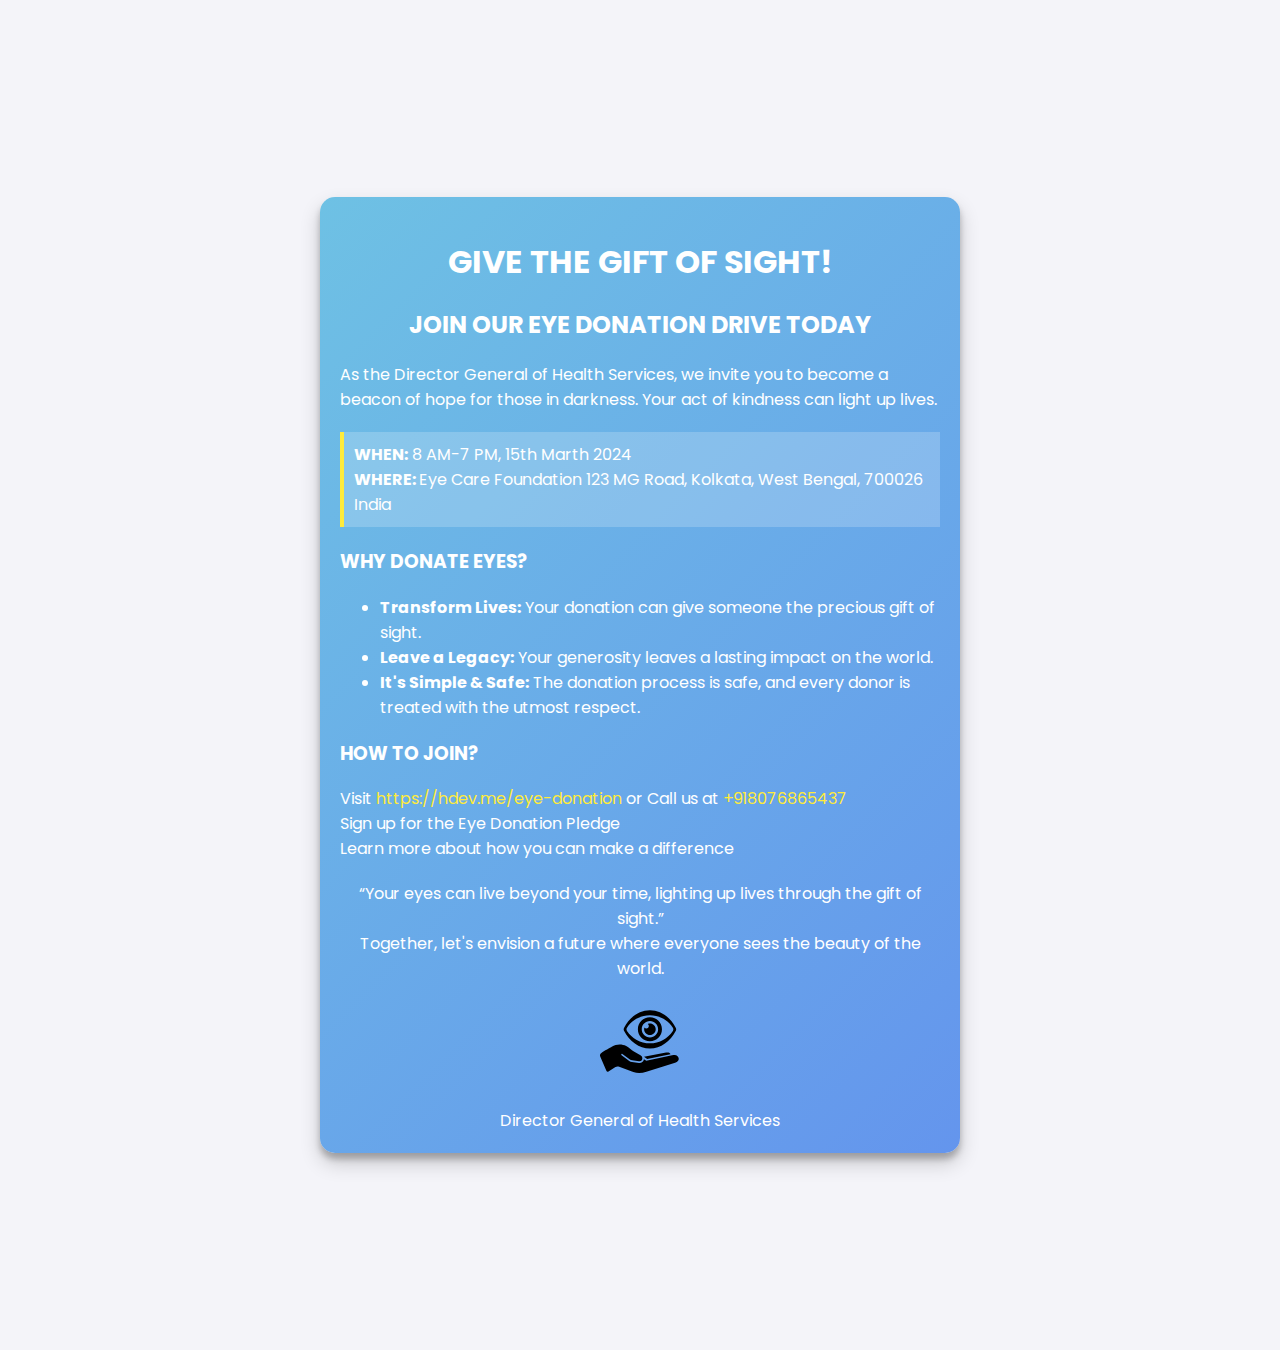
<file: eye-donation.html>
<!DOCTYPE html>
<html lang="en">
<head>
<meta charset="UTF-8">
<meta name="viewport" content="width=device-width, initial-scale=1.0">
<title>Eye Donation Drive</title>
<style>
  body {
    font-family: 'Poppins', sans-serif;
    background-color: #f4f4f9;
    display: flex;
    justify-content: center;
    align-items: center;
    margin: 0;
    min-height: 150vh;
  }

  .poster {
    background: linear-gradient(135deg, #6ec1e4 0%, #6495ed 100%);
    border-radius: 15px;
    box-shadow: 0 10px 20px rgba(0,0,0,0.19), 0 6px 6px rgba(0,0,0,0.23);
    color: white;
    padding: 20px;
    width: 600px;
    max-width: 90%;
  }

  .poster h1, .poster h2 {
    text-align: center;
  }

  .highlight {
    color: #ffeb3b;
  }

  .info-box {
    background-color: rgba(255,255,255,0.2);
    border-left: 4px solid #ffeb3b;
    margin: 20px 0;
    padding: 10px;
  }

  .button {
    background-color: #ffeb3b;
    border: none;
    border-radius: 5px;
    color: #333;
    cursor: pointer;
    padding: 10px 20px;
    display: inline-block;
    text-transform: uppercase;
    font-weight: bold;
    text-decoration: none;
    text-align: center;
  }

  .footer {
    text-align: center;
    margin-top: 20px;
  }
</style>
<link href="https://fonts.googleapis.com/css2?family=Poppins:wght@400;700&display=swap" rel="stylesheet">
</head>
<body>

<div class="poster">
  <h1>GIVE THE GIFT OF SIGHT!</h1>
  <h2>JOIN OUR EYE DONATION DRIVE TODAY</h2>

  <p>As the Director General of Health Services, we invite you to become a beacon of hope for those in darkness. Your act of kindness can light up lives.</p>

  <div class="info-box">
    <strong>WHEN:</strong> 8 AM-7 PM, 15th Marth 2024<br>
    <strong>WHERE: </strong> Eye Care Foundation
123 MG Road, Kolkata,
West Bengal, 700026
India
  </div>

  <h3>WHY DONATE EYES?</h3>
  <ul>
    <li><strong>Transform Lives:</strong> Your donation can give someone the precious gift of sight.</li>
    <li><strong>Leave a Legacy:</strong> Your generosity leaves a lasting impact on the world.</li>
    <li><strong>It's Simple & Safe:</strong> The donation process is safe, and every donor is treated with the utmost respect.</li>
  </ul>

  <h3>HOW TO JOIN?</h3>
  <p>Visit <span class="highlight">https://hdev.me/eye-donation</span> or Call us at <span class="highlight">+918076865437</span><br>
  Sign up for the Eye Donation Pledge<br>
  Learn more about how you can make a difference</p>

  <p class="footer">“Your eyes can live beyond your time, lighting up lives through the gift of sight.”<br>
  Together, let's envision a future where everyone sees the beauty of the world.</p>

  <div class="footer"><svg xmlns="http://www.w3.org/2000/svg" xmlns:xlink="http://www.w3.org/1999/xlink" xml:space="preserve" version="1.1" style="shape-rendering:geometricPrecision;text-rendering:geometricPrecision;image-rendering:optimizeQuality;" viewBox="0 0 65000 81250" x="0px" y="0px" fill-rule="evenodd" clip-rule="evenodd" width="120px" height="100px"><defs><style type="text/css">
   
    .fil0 {fill:black}
   
  </style></defs><g><path class="fil0" d="M35769 45355l16894 -3335c2628,-584 4289,-216 4599,1259l-18937 3769 -2556 -1693zm4794 -37879c8865,0 16648,5742 21066,14392 358,701 358,1542 0,2242 -4418,8650 -12201,14392 -21066,14392 -8865,0 -16648,-5742 -21066,-14392 -358,-700 -358,-1541 0,-2242 4418,-8650 12201,-14392 21066,-14392zm0 5727c5404,0 9786,4381 9786,9786 0,5405 -4382,9787 -9786,9787 -5405,0 -9787,-4382 -9787,-9787 0,-5405 4382,-9786 9787,-9786zm0 5083c2598,0 4703,2105 4703,4703 0,2598 -2105,4704 -4703,4704 -2598,0 -4704,-2106 -4704,-4704 0,-519 85,-1019 240,-1487 364,480 940,791 1589,791 1100,0 1991,-892 1991,-1992 0,-696 -358,-1309 -900,-1665 551,-226 1153,-350 1784,-350zm0 -1949c3674,0 6651,2978 6651,6652 0,3674 -2977,6652 -6651,6652 -3674,0 -6652,-2978 -6652,-6652 0,-3674 2978,-6652 6652,-6652zm0 -4737c7768,0 14613,3992 18643,10057 519,781 519,1883 0,2664 -4030,6066 -10875,10058 -18643,10058 -7768,0 -14614,-3992 -18643,-10058 -519,-781 -519,-1883 0,-2664 4029,-6065 10875,-10057 18643,-10057zm-31020 25602c3900,-2529 8195,-2366 11750,-711 2322,1081 4080,3249 6244,4554l5347 3001c2800,1548 1381,5495 -1204,4915l-5562 -723c-682,-88 -1253,-304 -1811,-706l-6163 -4450c-586,-471 -1295,463 -611,919l6241 4703c555,418 1508,775 2197,870l5548 765c1984,277 3661,-664 4190,-2966l1924 1140 21870 -4537c4734,-872 6479,4897 1524,6096l-23332 7423c-3606,1147 -7077,1502 -10627,194l-11497 -4235c-1021,-376 -2072,-321 -3001,248l-5689 3483c-599,366 -1288,319 -1701,-521l-4920 -11445c-543,-1412 -187,-2033 617,-2701 2411,-2001 7676,-4673 8666,-5316z"/></g><text x="0" y="65015" fill="#000000" font-size="5px" font-weight="bold" font-family="'Helvetica Neue', Helvetica, Arial-Unicode, Arial, Sans-serif">Created by popcornarts</text><text x="0" y="65020" fill="#000000" font-size="5px" font-weight="bold" font-family="'Helvetica Neue', Helvetica, Arial-Unicode, Arial, Sans-serif">from the Noun Project</text></svg><br>Director General of Health Services</div>
</div>

</body>
</html>
</file>
<file: css/astra-sites-inc-lib-zip-ai-sidebar-build-sidebar-app.css>
.zip-ai-toolbar{border:0;border-radius:0;border-right:1px solid #1e1e1e}.zip-ai-toolbar .components-toolbar-button{border-radius:0}.zip-ai-toolbar .components-toolbar-button:focus::before{box-shadow:none;outline:none}.zip-ai-toolbar .components-toolbar-button svg{stroke:currentColor;stroke-width:1.4;fill:none}.interface-interface-skeleton__sidebar:has(>div>div.zip-ai-sidebar){display:none}.zip-ai-highlighted{background-color:#007cba;color:#fff}
@keyframes fadeIntoView{0%{opacity:0}100%{opacity:1}}@keyframes fadeOutOfView{0%{opacity:1}100%{opacity:0}}@keyframes slideInFromRight{0%{right:-450px}100%{right:0}}@keyframes slideOutToRight{0%{right:0}100%{right:-450px}}@keyframes chatBubble{0%{opacity:0;top:25px}90%{opacity:1;top:-5px}100%{top:0}}@keyframes jump{0%{top:0;opacity:.5}15%{top:-4px;opacity:1}30%{top:2px;opacity:.5}35%{top:0}}.zip-ai-sidebar{cursor:auto;position:absolute;top:0;right:0;display:flex;flex-direction:column;width:450px;height:100vh;border-radius:0;box-shadow:-16px 0 80px -24px rgba(0,0,0,.16);overflow:visible;animation:slideInFromRight 100ms 50ms 1 ease-in-out both;color:#50575e;background:#fff}.zip-ai-sidebar.close-it{animation:slideOutToRight 150ms 0s 1 ease-in-out forwards}.zip-ai-sidebar,.zip-ai-sidebar *:not(.dashicons):not(code){font-family:Inter,sans-serif;box-sizing:border-box}.zip-ai-sidebar-overlay{cursor:pointer;position:fixed;top:0;left:0;width:100vw;height:100vh;background-color:rgba(17,24,39,.05);z-index:999999;animation:fadeIntoView 150ms 0s 1 ease-in-out none}.zip-ai-sidebar-overlay.close-it{animation:fadeOutOfView 100ms 50ms 1 ease-in-out forwards}.zip-ai-sidebar__header{position:relative;display:flex;align-items:center;justify-content:center;height:60px;padding:12px;box-shadow:0 1px #e6e7e9;z-index:10}.zip-ai-sidebar__header--title{padding:0;margin:0;font-size:1.125rem;line-height:1.75rem;font-weight:600;color:#1e293b;background:rgba(0,0,0,0)}.zip-ai-sidebar__header--close{position:absolute;top:0;left:0;height:60px;aspect-ratio:1/1;border:none;cursor:pointer;padding:0;margin:0;color:#1e293b;background:rgba(0,0,0,0)}.zip-ai-sidebar__header--close:hover,.zip-ai-sidebar__header--close:focus-visible{color:#50575e;background:rgba(0,0,0,0)}.zip-ai-sidebar__header--close .dashicons{width:1.25rem;height:1.25rem;font-size:1.25rem;font-weight:400;line-height:1.25rem}.zip-ai-sidebar__header .components-modal__icon-container{display:flex;align-items:center;margin-top:0;margin-right:12px}.zip-ai-sidebar__header .components-modal__icon-container svg{height:32px}.zip-ai-sidebar__notification{position:relative;height:40px;max-height:0;overflow:hidden;box-shadow:0 1px #e6e7e9;color:#fff;background:#e34848;transition:max-height 250ms 0s ease-in-out}.zip-ai-sidebar__notification--visible{max-height:40px}.zip-ai-sidebar__notification--content{position:absolute;bottom:0;height:40px;width:100%;padding:0 20px;display:flex;flex-direction:row;justify-content:space-between;align-items:center;letter-spacing:.1px;font-size:.875rem;line-height:1.25rem;font-weight:500}.zip-ai-sidebar__notification .components-button{width:24px;height:24px;padding:4px;position:absolute;top:8px;right:8px}.zip-ai-sidebar__notification .components-button svg{width:20px;height:20px;color:#fff;background:rgba(0,0,0,0)}.zip-ai-sidebar__chat-window{flex:1;display:flex;flex-direction:column;justify-content:flex-start;align-items:flex-start;padding:20px;padding-right:0;gap:16px;overflow-y:scroll;color:#50575e;background:#f6fafe;scrollbar-width:20px;scrollbar-color:#b0b9c6 #f6fafe}.zip-ai-sidebar__chat-window::-webkit-scrollbar{width:20px}.zip-ai-sidebar__chat-window::-webkit-scrollbar-track{border-radius:10px;background-color:#f6fafe}.zip-ai-sidebar__chat-window::-webkit-scrollbar-thumb{border-radius:10px;background-color:#b0b9c6;border:6px solid #f6fafe}.zip-ai-sidebar__chat-window:focus-visible{outline:0;box-shadow:none;border-color:#b0b9c6}.zip-ai-sidebar__chat-window::placeholder{color:#aaa;background:rgba(0,0,0,0)}.zip-ai-sidebar__chat-window--placeholder{flex:1;display:flex;flex-direction:column;justify-content:center;align-items:center;padding:32px;gap:16px;width:100%}.zip-ai-sidebar__chat-window--placeholder-logos{display:flex;justify-content:center;align-items:center;gap:12px}.zip-ai-sidebar__chat-window--placeholder-logos>:first-child{width:32px;height:32px}.zip-ai-sidebar__chat-window--placeholder-grid{display:grid;grid-template-columns:repeat(3, 1fr);grid-auto-rows:1fr;gap:24px;padding:8px 0;width:100%}.zip-ai-sidebar__chat-window--placeholder-grid-item{display:flex;flex-direction:column;justify-content:space-between;align-items:center;gap:8px;width:100%;height:100%}.zip-ai-sidebar__chat-window--placeholder-grid-item-heading{width:100%;text-align:center;font-size:.75rem;line-height:1rem;font-weight:500}.zip-ai-sidebar__chat-window--placeholder-button{cursor:pointer;display:flex;align-items:center;justify-content:center;gap:8px;padding:10px 20px;border-radius:4px;border:1px solid #007cba;font-size:.875rem;line-height:1.25rem;font-weight:400;color:#fff;background:#007cba;transition:background-color 100ms 0s ease-in-out,opacity 100ms 0s ease-in-out}.zip-ai-sidebar__chat-window--placeholder-button:hover,.zip-ai-sidebar__chat-window--placeholder-button:focus-visible{color:#fff;background:#0063a1}.zip-ai-sidebar__chat-window--placeholder-button:disabled{opacity:.5;cursor:not-allowed}.zip-ai-sidebar__chat-window--placeholder-heading{text-align:center;padding:0;margin:0;font-size:1rem;line-height:1.5rem;font-weight:700}.zip-ai-sidebar__chat-window--placeholder-subheading{text-align:center;padding:0;margin:0;font-size:.875rem;line-height:1.25rem;font-weight:400}.zip-ai-sidebar__chat-window--placeholder-padded-content{margin:0;padding:8px;text-align:center;font-size:.875rem;line-height:1.25rem;font-weight:400}.zip-ai-sidebar__chat-window--placeholder-link{text-decoration:none;border-bottom:1px solid #b0b9c6;font-size:.875rem;line-height:1.25rem;font-weight:400;color:#959aa3;background:rgba(0,0,0,0);transition:border-bottom 150ms 0s ease-in-out}.zip-ai-sidebar__chat-window--placeholder-link:hover,.zip-ai-sidebar__chat-window--placeholder-link:focus-visible{outline:0;border:0;box-shadow:none;border-bottom:1px solid #007cba;color:#959aa3;background:rgba(0,0,0,0)}.zip-ai-sidebar__chat-window--footer{width:100%;text-align:center;font-size:.75rem;line-height:1rem;font-weight:400;color:#aaa;background:rgba(0,0,0,0)}.zip-ai-sidebar__chat-window--footer-inline-action{text-decoration:underline;cursor:pointer;border:none;-webkit-appearance:none;appearance:none;padding:0;margin:0;color:inherit;background:rgba(0,0,0,0);transition:color 150ms 0s ease-in-out}.zip-ai-sidebar__chat-window--footer-inline-action:hover,.zip-ai-sidebar__chat-window--footer-inline-action:focus-visible{outline:0;box-shadow:none;border:0;color:#50575e;background:rgba(0,0,0,0)}.zip-ai-sidebar__chat-bubble{position:relative;width:100%;display:flex;flex-direction:column;border:1px solid #e2e8f0;border-radius:8px;background:#fff;padding:16px;gap:6px;animation:chatBubble 150ms 0s 1 ease none}.zip-ai-sidebar__chat-bubble:hover .zip-ai-sidebar__chat-bubble--interaction-on-hover{opacity:1}.zip-ai-sidebar__chat-bubble--header,.zip-ai-sidebar__chat-bubble--footer{display:flex;justify-content:space-between}.zip-ai-sidebar__chat-bubble--footer{margin-top:6px}.zip-ai-sidebar__chat-bubble--user{flex:1;padding:0;margin:0;font-size:.875rem;line-height:1.25rem;font-weight:600;color:#50575e;background:rgba(0,0,0,0)}.zip-ai-sidebar__chat-bubble--interaction{display:flex;justify-content:flex-end;gap:8px}.zip-ai-sidebar__chat-bubble--interaction-on-hover{opacity:0;transition:opacity 150ms 0s ease-in-out}.zip-ai-sidebar__chat-bubble--interaction button{width:24px;aspect-ratio:1/1;padding:4px;border:0;cursor:pointer;color:#aaa;background:rgba(0,0,0,0)}.zip-ai-sidebar__chat-bubble--interaction button svg{width:16px;aspect-ratio:1/1;color:inherit;background:rgba(0,0,0,0);transition:color 150ms 0s ease-in-out}.zip-ai-sidebar__chat-bubble--interaction button:hover,.zip-ai-sidebar__chat-bubble--interaction button:focus-visible{outline:0;box-shadow:none}.zip-ai-sidebar__chat-bubble--interaction button:hover svg,.zip-ai-sidebar__chat-bubble--interaction button:focus-visible svg{color:#50575e;background:rgba(0,0,0,0)}.zip-ai-sidebar__chat-bubble--interaction button:disabled{cursor:progress}.zip-ai-sidebar__chat-bubble--interaction button:disabled svg{color:#e6e7e9 !important;background:rgba(0,0,0,0)}.zip-ai-sidebar__chat-bubble--message{white-space:pre-wrap;overflow-wrap:anywhere;padding:0;margin:0;font-size:.875rem;line-height:1.25rem;font-weight:400;color:#50575e;background:rgba(0,0,0,0)}.zip-ai-sidebar__chat-bubble--code-block{white-space:pre-wrap;padding:0;margin:0;font-size:.875rem;line-height:1.25rem;font-weight:400}.zip-ai-sidebar__chat-bubble--code-block-title{display:flex;align-items:center;justify-content:space-between;margin:0;padding:8px 12px;border-radius:6px 6px 0 0;font-size:.875rem;line-height:1.25rem;font-weight:600;color:#fff;background:#1f2937}.zip-ai-sidebar__chat-bubble--code-block-actions{flex:1;display:flex;gap:8px;align-items:center;justify-content:flex-end}.zip-ai-sidebar__chat-bubble--code-block-button{width:24px;aspect-ratio:1/1;padding:2px;border:0;cursor:pointer;color:#fff;background:rgba(0,0,0,0)}.zip-ai-sidebar__chat-bubble--code-block-button svg{width:20px;aspect-ratio:1/1;transition:filter 150ms 0s ease-in-out;color:inherit;background:rgba(0,0,0,0)}.zip-ai-sidebar__chat-bubble--code-block-button:hover,.zip-ai-sidebar__chat-bubble--code-block-button:focus-visible{outline:0;box-shadow:none;color:#fff;background:rgba(0,0,0,0)}.zip-ai-sidebar__chat-bubble--code-block-button:hover svg,.zip-ai-sidebar__chat-bubble--code-block-button:focus-visible svg{filter:drop-shadow(0 0 1px #fff)}.zip-ai-sidebar__chat-bubble--code-block-button:disabled{cursor:progress}.zip-ai-sidebar__chat-bubble--code-block-button:disabled svg{color:#e6e7e9 !important;background:rgba(0,0,0,0)}.zip-ai-sidebar__chat-bubble--code-block-content{margin:0;padding:12px;border-radius:0 0 6px 6px;overflow-x:auto;color:#fff;background:#374151}.zip-ai-sidebar__chat-bubble--code-block-content code{font-family:"Courier Prime","Courier New",Courier,monospace;padding:0;margin:0;font-size:.875rem;line-height:1.25rem;font-weight:400;color:#fff;background:rgba(0,0,0,0)}.zip-ai-sidebar__chat-bubble--action{cursor:pointer;padding:8px 14px;border:1px solid #e6e7e9;border-radius:999px;font-size:.875rem;line-height:1.25rem;font-weight:400;color:#50575e;background:#f8fafc;transition:color 100ms 0s ease-in-out,background-color 100ms 0s ease-in-out,border-color 100ms 0s ease-in-out}.zip-ai-sidebar__chat-bubble--action:hover,.zip-ai-sidebar__chat-bubble--action:focus-visible{outline:0;box-shadow:none;color:#fff;background:#007cba}.zip-ai-sidebar__chat-bubble--pagination{display:flex;justify-content:center;align-items:center;gap:8px}.zip-ai-sidebar__chat-bubble--pagination button{cursor:pointer;width:1.6em;aspect-ratio:1/1;padding:4px;border:0;color:#aaa;background:rgba(0,0,0,0)}.zip-ai-sidebar__chat-bubble--pagination button svg{width:16px;aspect-ratio:1/1;color:inherit;background:rgba(0,0,0,0);transition:color 150ms 0s ease-in-out}.zip-ai-sidebar__chat-bubble--pagination button:hover,.zip-ai-sidebar__chat-bubble--pagination button:focus-visible{outline:0;box-shadow:none}.zip-ai-sidebar__chat-bubble--pagination button:hover svg,.zip-ai-sidebar__chat-bubble--pagination button:focus-visible svg{color:#50575e;background:rgba(0,0,0,0)}.zip-ai-sidebar__chat-bubble--pagination button:disabled{cursor:not-allowed}.zip-ai-sidebar__chat-bubble--pagination button:disabled svg{color:#e6e7e9 !important;background:rgba(0,0,0,0)}.zip-ai-sidebar__chat-bubble--pagination span{padding:0;margin:0;font-size:.875rem;line-height:1.25rem;font-weight:400;color:#50575e;background:rgba(0,0,0,0)}.zip-ai-sidebar__chat-bubble--has-icon{flex-direction:row}.zip-ai-sidebar__chat-bubble--icon-content{flex:1;display:flex;flex-direction:column;gap:12px}.zip-ai-sidebar__chat-bubble--type-error{color:#fecaca;background:#fffbfa}.zip-ai-sidebar__chat-bubble--type-error .zip-ai-sidebar__chat-bubble--message{color:#b42318}.zip-ai-sidebar__chat-bubble--type-error .zip-ai-sidebar__chat-bubble--action{color:#d92d20;border:0;background:rgba(0,0,0,0);padding:0;font-size:.875rem;line-height:1.25rem;font-weight:600}.zip-ai-sidebar__chat-bubble--type-error .zip-ai-sidebar__chat-bubble--action:hover,.zip-ai-sidebar__chat-bubble--type-error .zip-ai-sidebar__chat-bubble--action:focus-visible{outline:0;box-shadow:none;color:#b42318;background:rgba(0,0,0,0)}.zip-ai-sidebar__chat-bubble--type-error .zip-ai-sidebar__chat-bubble--icon-wrapper path{stroke:#d92d20}.zip-ai-sidebar__chat-editor{display:flex;flex-direction:column;gap:8px}.zip-ai-sidebar__chat-editor--input{padding:4px 6px;border:1px solid #e6e7e9;border-radius:4px;box-shadow:0 0 rgba(0,0,0,0);font-size:.875rem;line-height:1.25rem;font-weight:400;color:#50575e;background:rgba(0,0,0,0);transition:border-color 150ms 0s ease-in-out,box-shadow 150ms 0s ease-in-out}.zip-ai-sidebar__chat-editor--input.zip-ai-sidebar__chat-editor--input-error{border-color:#e34848 !important}.zip-ai-sidebar__chat-editor--input.zip-ai-sidebar__chat-editor--input-error:active,.zip-ai-sidebar__chat-editor--input.zip-ai-sidebar__chat-editor--input-error:focus,.zip-ai-sidebar__chat-editor--input.zip-ai-sidebar__chat-editor--input-error:focus-visible{outline:0;box-shadow:0 0 0 1px #e34848 !important;border-color:#e34848 !important}.zip-ai-sidebar__chat-editor--input:active,.zip-ai-sidebar__chat-editor--input:focus,.zip-ai-sidebar__chat-editor--input:focus-visible{outline:0;box-shadow:0 0 0 1px #007cba !important;border-color:#007cba !important}.zip-ai-sidebar__chat-editor--actions{display:flex;justify-content:flex-start;align-items:center;gap:12px}.zip-ai-sidebar__chat-editor--actions button{cursor:pointer;padding:0;border:0;font-size:.875rem;line-height:1.25rem;font-weight:600;color:#50575e;background:rgba(0,0,0,0);transition:color 150ms 0s ease-in-out}.zip-ai-sidebar__chat-editor--actions button.zip-ai-sidebar__chat-editor--action-primary{color:#007cba;background:rgba(0,0,0,0)}.zip-ai-sidebar__chat-editor--actions button.zip-ai-sidebar__chat-editor--action-primary:disabled{cursor:not-allowed;color:#aaa !important;background:rgba(0,0,0,0)}.zip-ai-sidebar__chat-editor--info{text-align:left;font-size:.625rem;font-weight:400;line-height:.75rem;color:#ca8a04;background:rgba(0,0,0,0)}.zip-ai-sidebar__chat-loader{display:flex;gap:6px;padding:16px;animation:chatBubble 150ms 150ms 1 ease none}.zip-ai-sidebar__chat-loader--dot{position:relative;width:8px;height:8px;border-radius:999px;background-color:#aaa;opacity:.5;animation:jump 1500ms infinite ease-out both}.zip-ai-sidebar__chat-loader--dot.dot-2{animation-delay:150ms}.zip-ai-sidebar__chat-loader--dot.dot-3{animation-delay:300ms}.zip-ai-sidebar__input-prompt{width:100%;background-color:#fff;display:flex;flex-direction:column;border-top:1px solid #e2e8f0;padding:16px 20px;gap:8px;position:relative}.zip-ai-sidebar__input-prompt--text{position:relative;width:100%;padding:8px;resize:none;overflow-y:auto;border:1px solid #e6e7e9;text-align:left;color:#50575e;background:#fff;font-size:.875rem;line-height:1.25rem;font-weight:400;transition:color 100ms 0s ease-in-out;scrollbar-width:thin;scrollbar-color:#e6e7e9 #fff}.zip-ai-sidebar__input-prompt--text::-webkit-scrollbar{width:12px}.zip-ai-sidebar__input-prompt--text::-webkit-scrollbar-track{border-radius:6px;background-color:#fff}.zip-ai-sidebar__input-prompt--text::-webkit-scrollbar-thumb{border-radius:6px;background-color:#e6e7e9;border:4px solid #fff}.zip-ai-sidebar__input-prompt--text:focus-visible{outline:0;box-shadow:none;border-color:#e6e7e9}.zip-ai-sidebar__input-prompt--text:disabled{cursor:not-allowed;color:#aaa;background:rgba(0,0,0,0)}.zip-ai-sidebar__input-prompt--text::placeholder{color:#aaa;background:rgba(0,0,0,0)}.zip-ai-sidebar__input-prompt--disclaimer{text-align:left;font-size:.75rem;line-height:1rem;font-weight:400;color:#959aa3;background:rgba(0,0,0,0)}.zip-ai-sidebar__input-prompt--disclaimer a{text-decoration:none;border-bottom:1px solid #b0b9c6;color:#959aa3;background:rgba(0,0,0,0);transition:border-bottom 150ms 0s ease-in-out}.zip-ai-sidebar__input-prompt--disclaimer a:hover,.zip-ai-sidebar__input-prompt--disclaimer a:focus-visible{outline:0;border:0;box-shadow:none;border-bottom:1px solid #007cba;color:#959aa3;background:rgba(0,0,0,0)}.zip-ai-sidebar__input-prompt--footer{display:flex;justify-content:space-between;align-items:center;margin-top:8px;gap:12px}.zip-ai-sidebar__input-prompt--button{cursor:pointer;display:flex;align-items:center;justify-content:center;gap:8px;padding:7px 12px;border-radius:4px;border:1px solid #007cba;font-size:.875rem;line-height:1.25rem;font-weight:400;color:#fff;background:#007cba;transition:background-color 100ms 0s ease-in-out,opacity 100ms 0s ease-in-out}.zip-ai-sidebar__input-prompt--button.secondary-variant{color:#007cba;background:#fff;transition:color 100ms 0s ease-in-out,background-color 100ms 0s ease-in-out,opacity 100ms 0s ease-in-out}.zip-ai-sidebar__input-prompt--button.secondary-variant svg{color:inherit;background:rgba(0,0,0,0)}.zip-ai-sidebar__input-prompt--button.secondary-variant:hover,.zip-ai-sidebar__input-prompt--button.secondary-variant:focus-visible{color:#fff;background:#007cba}.zip-ai-sidebar__input-prompt--button.secondary-variant:disabled{opacity:.5;cursor:not-allowed;color:#007cba !important;background:#fff !important}.zip-ai-sidebar__input-prompt--button:hover,.zip-ai-sidebar__input-prompt--button:focus-visible{color:#fff;background:#0063a1}.zip-ai-sidebar__input-prompt--button:disabled{opacity:.5;cursor:not-allowed}.zip-ai-sidebar__input-prompt--button svg{color:inherit;background:rgba(0,0,0,0)}.zip-ai-sidebar__filters{display:flex;flex-direction:column;gap:14px;padding:14px;border-top:1px solid #e6e7e9;background:#ecf3f9}.zip-ai-sidebar__filters--section{display:flex;flex-wrap:wrap;align-items:flex-start;gap:8px}.zip-ai-sidebar__filters--section-title{margin:16px 0 4px;width:100%;text-align:left;font-size:.75rem;line-height:1rem;font-weight:400;color:#50575e;background:rgba(0,0,0,0)}.zip-ai-sidebar__filters--select-div{position:relative;width:calc(50% - 4px)}.zip-ai-sidebar__filters--select-div input:focus,.zip-ai-sidebar__filters--select-div input:focus-visible{outline:0;box-shadow:none;border:0}.zip-ai-sidebar__filters--label{cursor:pointer;border:1px solid #e2e8f0;border-radius:100px;padding:6px 10px;display:flex;align-items:center;gap:6px;font-size:.75rem;line-height:1rem;font-weight:400;color:#50575e;background:#fff;transition:color 100ms 0s ease-in-out,background-color 100ms 0s ease-in-out,border-color 100ms 0s ease-in-out}.zip-ai-sidebar__filters--label svg{color:inherit;background:rgba(0,0,0,0)}.zip-ai-sidebar__filters--label:disabled{opacity:.5;cursor:progress;border:1px solid #e2e8f0 !important;color:#50575e !important;background:#fff !important}.zip-ai-sidebar__filters--label:disabled svg{color:#64748b !important;background:rgba(0,0,0,0)}.zip-ai-sidebar__filters--label:hover,.zip-ai-sidebar__filters--label:focus-visible{outline:0;box-shadow:none;border-color:#007cba;color:#fff;background:#007cba}.zip-ai-sidebar__filters--label:hover svg,.zip-ai-sidebar__filters--label:focus-visible svg{color:inherit !important;background:rgba(0,0,0,0)}.zip-ai-errors>div{margin:12px;box-shadow:0 0 3px 1px #cbbbbb;border-radius:4px;padding:14px;text-align:center}.zip-ai-errors>div span{font-family:inherit;font-size:.875rem;line-height:1.25rem;font-weight:600;color:#e34848;background:rgba(0,0,0,0)}
</file>
<file: css/elementor-css-post-13.css>
.elementor-kit-13{--e-global-color-primary:#6EC1E4;--e-global-color-secondary:#54595F;--e-global-color-text:#7A7A7A;--e-global-color-accent:#61CE70;--e-global-typography-primary-font-family:"Roboto";--e-global-typography-primary-font-weight:600;--e-global-typography-secondary-font-family:"Roboto Slab";--e-global-typography-secondary-font-weight:400;--e-global-typography-text-font-family:"Roboto";--e-global-typography-text-font-weight:400;--e-global-typography-accent-font-family:"Roboto";--e-global-typography-accent-font-weight:500;}.elementor-section.elementor-section-boxed > .elementor-container{max-width:1140px;}.e-con{--container-max-width:1140px;}.elementor-widget:not(:last-child){margin-block-end:20px;}.elementor-element{--widgets-spacing:20px 20px;}{}h1.entry-title{display:var(--page-title-display);}@media(max-width:1024px){.elementor-section.elementor-section-boxed > .elementor-container{max-width:1024px;}.e-con{--container-max-width:1024px;}}@media(max-width:767px){.elementor-section.elementor-section-boxed > .elementor-container{max-width:767px;}.e-con{--container-max-width:767px;}}
</file>
<file: css/elementor-css-post-14.css>
.elementor-14 .elementor-element.elementor-element-e027e65 > .elementor-container > .elementor-column > .elementor-widget-wrap{align-content:center;align-items:center;}.elementor-14 .elementor-element.elementor-element-e027e65{padding:0% 0% 0% 6%;}.elementor-14 .elementor-element.elementor-element-4a81746.elementor-column > .elementor-widget-wrap{justify-content:center;}.elementor-14 .elementor-element.elementor-element-cb27fb3 .elementor-heading-title{text-transform:uppercase;letter-spacing:2px;}.elementor-14 .elementor-element.elementor-element-bb1aa17 > .elementor-widget-container{margin:0px 0px -20px 0px;}.elementor-14 .elementor-element.elementor-element-921e9bb{padding:0px 0px 20px 0px;}.elementor-14 .elementor-element.elementor-element-3647786 > .elementor-element-populated{padding:0px 10px 0px 0px;}.elementor-14 .elementor-element.elementor-element-d2825f6 > .elementor-element-populated{padding:0px 0px 0px 10px;}.elementor-14 .elementor-element.elementor-element-ee2220a .elementor-button{background-color:var( --e-global-color-astglobalcolor0 );}.elementor-bc-flex-widget .elementor-14 .elementor-element.elementor-element-c4b851b.elementor-column .elementor-widget-wrap{align-items:flex-end;}.elementor-14 .elementor-element.elementor-element-c4b851b.elementor-column.elementor-element[data-element_type="column"] > .elementor-widget-wrap.elementor-element-populated{align-content:flex-end;align-items:flex-end;}.elementor-14 .elementor-element.elementor-element-c59139c{--e-image-carousel-slides-to-show:1;}@media(max-width:1024px) and (min-width:768px){.elementor-14 .elementor-element.elementor-element-4a81746{width:100%;}.elementor-14 .elementor-element.elementor-element-c4b851b{width:100%;}}@media(max-width:1024px){.elementor-14 .elementor-element.elementor-element-e027e65{padding:0% 4% 4% 4%;}.elementor-14 .elementor-element.elementor-element-4a81746 > .elementor-element-populated{padding:30px 10px 10px 10px;}.elementor-14 .elementor-element.elementor-element-c59139c{--e-image-carousel-slides-to-show:1;}}@media(max-width:767px){.elementor-14 .elementor-element.elementor-element-e027e65{padding:0% 4% 10% 4%;}.elementor-14 .elementor-element.elementor-element-3647786 > .elementor-element-populated{padding:0px 0px 0px 0px;}.elementor-14 .elementor-element.elementor-element-d2825f6 > .elementor-element-populated{padding:20px 0px 0px 0px;}}
</file>
<file: css/astra-assets-css-minified-main.min.css>
@charset "UTF-8";address,blockquote,body,dd,dl,dt,fieldset,figure,h1,h2,h3,h4,h5,h6,hr,html,iframe,legend,li,ol,p,pre,textarea,ul{border:0;font-size:100%;font-style:inherit;font-weight:inherit;margin:0;outline:0;padding:0;vertical-align:baseline}html{-webkit-text-size-adjust:100%;-ms-text-size-adjust:100%}body{margin:0}main,nav{display:block}progress{display:inline-block;vertical-align:baseline}a{background-color:transparent}a:active{outline:0}a,a:focus,a:hover,a:visited{text-decoration:none}abbr[title]{border-bottom:1px dotted}b,strong{font-weight:700}dfn{font-style:italic}mark{background:#ff0;color:#000}small{font-size:80%}sub,sup{font-size:75%;line-height:0;position:relative;vertical-align:baseline}sup{top:-.5em}sub{bottom:-.25em}img{border:0}svg:not(:root){overflow:hidden}figure{margin:0}hr{box-sizing:content-box;height:0}pre{overflow:auto}code,kbd,pre,samp{font-size:1em}button,input,optgroup,select,textarea{color:inherit;font:inherit;margin:0}button{overflow:visible}button,select{text-transform:none}button,html input[type=button],input[type=reset],input[type=submit]{-webkit-appearance:button;cursor:pointer}button[disabled],html input[disabled]{cursor:default}button::-moz-focus-inner,input::-moz-focus-inner{border:0;padding:0}input{line-height:normal}input[type=checkbox],input[type=radio]{box-sizing:border-box;padding:0}input[type=number]::-webkit-inner-spin-button,input[type=number]::-webkit-outer-spin-button{height:auto}input[type=search]{-webkit-appearance:textfield;box-sizing:content-box}#comments .submit,.search .search-submit{padding:10px 15px;border-radius:2px;line-height:1.85714285714286;border:0}.archive .no-results .ast-search-submit,.search .site-main .ast-search-submit{display:none}input[type=search]::-webkit-search-cancel-button,input[type=search]::-webkit-search-decoration{-webkit-appearance:none}fieldset{border:1px solid var(--ast-border-color);margin:0 0;padding:.35em .625em .75em}legend{border:0;padding:0}fieldset legend{margin-bottom:1.5em;padding:0 .5em}textarea{overflow:auto}optgroup{font-weight:700}table{border-collapse:collapse;border-spacing:0}td,th{padding:0}/*!
 * Bootstrap v4.0.0-alpha.2 (https://getbootstrap.com)
 */.ast-container{max-width:100%}.ast-container,.ast-container-fluid{margin-left:auto;margin-right:auto;padding-left:20px;padding-right:20px}.ast-row{margin-left:-20px;margin-right:-20px}@media (min-width:768px) and (max-width:921px){.blog-layout-2 .ast-width-md-6,.blog-layout-3 .ast-width-md-6{float:none;width:100%}}@media (min-width:769px) and (max-width:921px){.blog-layout-2,.blog-layout-3{flex-direction:unset}}@media (max-width:768px){.blog-layout-3{flex-direction:column}}.ast-grid-common-col{position:relative;min-height:1px;padding-left:20px;padding-right:20px}.ast-float{float:left}@media (max-width:992px){.ast-width-sm-25{width:25%}.ast-width-md-50{width:50%}}@media (max-width:768px){.ast-width-md-25{width:25%}}.ast-full-width{width:100%}.ast-width-50{width:50%}@media (min-width:768px){.ast-width-md-4{width:33.3333333333%}.ast-width-md-16{width:16.6666666667%}.ast-width-md-6{width:50%;float:left}.ast-width-md-3{width:25%}.ast-width-md-66{width:66.6666666667%}}@media (min-width:769px){.ast-width-md-20{width:20%}}@media (min-width:992px){.ast-width-lg-33{width:33.3333333333%}.ast-width-lg-16{width:16.6666666667%}.ast-width-lg-50{width:50%}.ast-width-lg-66{width:66.6666666667%}}h1,h2,h3,h4,h5,h6{clear:both}.entry-content h1,h1{color:#808285;font-size:2em;line-height:1.2}.entry-content h2,h2{color:#808285;font-size:1.7em;line-height:1.3}.entry-content h3,h3{color:#808285;font-size:1.5em;line-height:1.4}.entry-content h4,h4{color:#808285;line-height:1.5;font-size:1.3em}.entry-content h5,h5{color:#808285;line-height:1.6;font-size:1.2em}.entry-content h6,h6{color:#808285;line-height:1.7;font-size:1.1em}html{box-sizing:border-box}*,:after,:before{box-sizing:inherit}body{color:#808285;background:#fff;font-style:normal}ol,ul{margin:0 0 1.5em 3em}ul{list-style:disc}ol{list-style:decimal}li>ol,li>ul{margin-bottom:0;margin-left:1.5em}dt{font-weight:600}dd{margin:0 1.5em 1em}b,strong{font-weight:700}cite,dfn,em,i{font-style:italic}blockquote,q{quotes:"" ""}blockquote:after,blockquote:before,q:after,q:before{content:""}blockquote{border-left:5px solid var(--ast-border-color);padding:20px;font-size:1.2em;font-style:italic;margin:0 0 1.5em;position:relative}address{margin:0 0 1.5em}address,cite{font-style:italic}abbr,acronym{border-bottom:1px dotted #666;cursor:help}pre{background:var(--ast-code-block-background);font-family:"Courier 10 Pitch",Courier,monospace;margin-bottom:1.6em;overflow:auto;max-width:100%;padding:1.6em}code,kbd,tt,var{font:15px Monaco,Consolas,"Andale Mono","DejaVu Sans Mono",monospace}img{height:auto;max-width:100%}hr{background-color:#ccc;border:0;height:1px;margin-bottom:1.5em}.ast-button,.button,button,input,select,textarea{color:#808285;font-weight:400;font-size:100%;margin:0;vertical-align:baseline}button,input{line-height:normal}.normal-search{margin-right:-5px}big{font-size:125%}ins,mark{background:0 0;text-decoration:none}table,td,th{border:1px solid var(--ast-border-color)}table{border-collapse:separate;border-spacing:0;border-width:1px 0 0 1px;margin:0 0 1.5em;width:100%}th{font-weight:600}td,th{padding:.7em 1em;border-width:0 1px 1px 0}.ast-button,.button,button,input[type=button],input[type=reset],input[type=submit]{border:1px solid;border-color:var(--ast-border-color);border-radius:2px;background:#e6e6e6;padding:.6em 1em .4em;color:#fff}.ast-button:focus,.ast-button:hover,.button:focus,.button:hover,button:focus,button:hover,input[type=button]:focus,input[type=button]:hover,input[type=reset]:focus,input[type=reset]:hover,input[type=submit]:focus,input[type=submit]:hover{color:#fff;border-color:var(--ast-border-color)}.ast-button:active,.ast-button:focus,.button:active,.button:focus,button:active,button:focus,input[type=button]:active,input[type=button]:focus,input[type=reset]:active,input[type=reset]:focus,input[type=submit]:active,input[type=submit]:focus{border-color:var(--ast-border-color);outline:0}input[type=email],input[type=password],input[type=search],input[type=tel],input[type=text],input[type=url],textarea{color:#666;border:1px solid var(--ast-border-color);border-radius:2px;-webkit-appearance:none}input[type=email]:focus,input[type=password]:focus,input[type=search]:focus,input[type=tel]:focus,input[type=text]:focus,input[type=url]:focus,textarea:focus{color:#111}textarea{padding-left:3px;width:100%}a{color:#4169e1}a:focus,a:hover{color:#191970}a:focus{outline:thin dotted}a:hover{outline:0}.screen-reader-text{border:0;clip:rect(1px,1px,1px,1px);height:1px;margin:-1px;overflow:hidden;padding:0;position:absolute;width:1px;word-wrap:normal!important}.screen-reader-text:focus{background-color:#f1f1f1;border-radius:2px;box-shadow:0 0 2px 2px rgba(0,0,0,.6);clip:auto!important;color:#21759b;display:block;font-size:12.25px;font-size:.875rem;height:auto;left:5px;line-height:normal;padding:15px 23px 14px;text-decoration:none;top:5px;width:auto;z-index:100000}.alignleft{display:inline;float:left;margin-right:1.5em}.alignright{display:inline;float:right;margin-left:1.5em}.aligncenter{clear:both;text-align:center;display:block;margin-left:auto;margin-right:auto}.entry-content[ast-blocks-layout]>embed,.entry-content[ast-blocks-layout]>iframe,.entry-content[ast-blocks-layout]>object,embed,iframe,object{max-width:100%}.wp-caption{margin-bottom:1.5em;max-width:100%}.wp-caption img[class*=wp-image-]{display:block;margin-left:auto;margin-right:auto}.wp-caption .wp-caption-text{margin:.8075em 0}.wp-caption-text{text-align:center}::selection{color:#fff;background:#0274be}body{-webkit-font-smoothing:antialiased;-moz-osx-font-smoothing:grayscale}body:not(.logged-in){position:relative}#page{position:relative}a,a:focus{text-decoration:none}.secondary a *,.site-footer a *,.site-header a *,a{transition:all .2s linear}.capitalize{text-transform:uppercase}img{vertical-align:middle}.entry-content h1,.entry-content h2,.entry-content h3,.entry-content h4,.entry-content h5,.entry-content h6{margin-bottom:20px}p{margin-bottom:1.75em}blockquote{margin:1.5em 1em 1.5em 3em;font-size:1.1em;line-height:inherit;position:relative}.ast-button,.button,input[type=button],input[type=submit]{border-radius:0;padding:18px 30px;border:0;box-shadow:none;text-shadow:none}.ast-button:hover,.button:hover,input[type=button]:hover,input[type=submit]:hover{box-shadow:none}.ast-button:active,.ast-button:focus,.button:active,.button:focus,input[type=button]:active,input[type=button]:focus,input[type=submit]:active,input[type=submit]:focus{box-shadow:none}.site-title{font-weight:400}.site-description,.site-title{margin-bottom:0}.site-description a,.site-description:focus a,.site-description:hover a,.site-title a,.site-title:focus a,.site-title:hover a{transition:all .2s linear}.site-title a,.site-title a:focus,.site-title a:hover,.site-title a:visited{color:#222}.site-description a,.site-description a:focus,.site-description a:hover,.site-description a:visited{color:#999}.search-form .search-field{outline:0}.ast-search-menu-icon{position:relative;z-index:3}.site .skip-link{background-color:#f1f1f1;box-shadow:0 0 1px 1px rgba(0,0,0,.2);color:#21759b;display:block;font-family:Montserrat,"Helvetica Neue",sans-serif;font-size:14px;font-weight:700;left:-9999em;outline:0;padding:15px 23px 14px;text-decoration:none;text-transform:none;top:-9999em}.site .skip-link:focus{clip:auto;height:auto;left:6px;top:7px;width:auto;z-index:100000;outline:thin dotted}.logged-in .site .skip-link{box-shadow:0 0 2px 2px rgba(0,0,0,.2);font-family:"Open Sans",sans-serif}input,select{line-height:1}.ast-button,.ast-custom-button,body,button,input[type=button],input[type=submit],textarea{line-height:1.85714285714286}.site-title a{line-height:1.2}.site-header .site-description{line-height:1.5}.ast-single-post .entry-title,.ast-single-post .entry-title a{line-height:1.2}.entry-title,.entry-title a{font-weight:var(--ast-blog-title-font-weight,normal)}.ast-oembed-container{position:relative;padding-top:56.25%;height:0;overflow:hidden;max-width:100%;height:auto}.ast-oembed-container embed,.ast-oembed-container iframe,.ast-oembed-container object{position:absolute;top:0;left:0;width:100%;height:100%}.ast-hidden{display:none!important}body{background-color:#fff}#page{display:block}#primary,#secondary{width:100%}#primary{margin:4em 0}.ast-separate-container{background-color:#f5f5f5}.ast-separate-container #primary{padding:4em 0;margin:0;border:0}.ast-separate-container .site-main>.ast-row{margin-left:0;margin-right:0}.ast-separate-container .ast-article-post,.ast-separate-container .ast-article-single:not(.ast-related-post){background-color:#fff}.ast-separate-container .ast-article-post,.ast-separate-container .ast-article-single{border-bottom:1px solid var(--ast-border-color);margin:0;padding:5.34em 6.67em}.ast-separate-container .blog-layout-1{padding:0;border-bottom:0}.ast-separate-container .ast-article-single{border-bottom:0}@media (max-width:1200px){.ast-separate-container .ast-article-post,.ast-separate-container .ast-article-single{margin:0;padding:3.34em 2.4em}}@media (min-width:993px){.ast-separate-container #primary,.ast-separate-container.ast-left-sidebar #primary,.ast-separate-container.ast-right-sidebar #primary{margin:4em 0;padding:0}.ast-right-sidebar #primary{padding-right:60px}.ast-left-sidebar #primary{padding-left:60px}}@media (max-width:992px){.ast-separate-container #primary,.ast-separate-container.ast-left-sidebar #primary,.ast-separate-container.ast-right-sidebar #primary{padding-left:0;padding-right:0}.ast-right-sidebar #primary{padding-right:30px}.ast-left-sidebar #primary{padding-left:30px}}.ast-search-icon .astra-search-icon{font-size:1.3em}.main-navigation{height:100%;-js-display:inline-flex;display:inline-flex}.main-navigation ul{list-style:none;margin:0;padding-left:0;position:relative}.main-header-menu .menu-link,.main-header-menu>a{text-decoration:none;padding:0 1em;display:inline-block;transition:all .2s linear}.main-header-menu .menu-item{position:relative}.main-header-menu .menu-item.focus>.sub-menu,.main-header-menu .menu-item:hover>.sub-menu,.main-header-menu .menu-item>.sub-menu.toggled-on{right:auto;left:0;visibility:visible}.main-header-menu .menu-item.focus>.sub-menu .sub-menu.toggled-on,.main-header-menu .menu-item:hover>.sub-menu .sub-menu.toggled-on,.main-header-menu .menu-item>.sub-menu.toggled-on .sub-menu.toggled-on{left:100%;right:auto;visibility:visible}.main-header-menu .ast-left-align-sub-menu.focus>.sub-menu,.main-header-menu .ast-left-align-sub-menu:hover>.sub-menu{right:0;left:auto}@media (min-width:769px){.main-header-menu .ast-sub-menu-goes-outside.focus>.sub-menu,.main-header-menu .ast-sub-menu-goes-outside:hover>.sub-menu{left:-100%}.main-header-menu .ast-left-align-sub-menu .sub-menu .menu-item.focus>.sub-menu,.main-header-menu .ast-left-align-sub-menu .sub-menu .menu-item:hover>.sub-menu{left:-100%}}.main-header-menu .sub-menu{width:240px;background:#fff;left:-999em;position:absolute;top:100%;z-index:99999;visibility:hidden}@media (min-width:769px){.main-header-menu .sub-menu .menu-item.focus>.sub-menu,.main-header-menu .sub-menu .menu-item:hover>.sub-menu{left:100%;right:auto}.main-header-menu .sub-menu .ast-left-align-sub-menu.focus>.sub-menu,.main-header-menu .sub-menu .ast-left-align-sub-menu:focus * .sub-menu,.main-header-menu .sub-menu .ast-left-align-sub-menu:hover * .sub-menu,.main-header-menu .sub-menu .ast-left-align-sub-menu:hover>.sub-menu{left:-100%}.main-header-menu .sub-menu .main-header-menu .ast-sub-menu-goes-outside.focus>.sub-menu,.main-header-menu .sub-menu .main-header-menu .ast-sub-menu-goes-outside:hover>.sub-menu{left:-100%}}.main-header-menu .sub-menu .menu-link{padding:.9em 1em;display:block;word-wrap:break-word}.main-header-menu .sub-menu .menu-item:not(.menu-item-has-children) .menu-link .icon-arrow:first-of-type{display:none}#ast-desktop-header .main-header-menu .sub-menu .menu-item.menu-item-has-children>.menu-link .icon-arrow{display:none}#ast-desktop-header .main-header-menu .sub-menu .menu-item.menu-item-has-children>.menu-link .ast-header-navigation-arrow{position:absolute;right:.6em;top:50%;transform:translate(0,-50%) rotate(270deg)}#ast-desktop-header .main-header-menu .sub-menu .menu-item.menu-item-has-children>.menu-link .ast-header-navigation-arrow .icon-arrow{display:block}#ast-desktop-header .main-header-menu .sub-menu .menu-item.menu-item-has-children>.menu-link .ast-header-navigation-arrow .icon-arrow svg{margin:0}.main-header-menu .sub-menu .sub-menu{top:0}.submenu-with-border .sub-menu{border-width:1px;border-style:solid}.submenu-with-border .sub-menu .menu-link{border-width:0 0 1px;border-style:solid}.submenu-with-border .sub-menu .sub-menu{top:-2px}.ast-desktop .submenu-with-border .sub-menu>.menu-item:last-child>.menu-link{border-bottom-width:0}.ast-header-break-point .main-navigation{padding-left:0}.ast-header-break-point .main-navigation ul .menu-item .menu-link{padding:0 20px;display:inline-block;width:100%;border:0;border-bottom-width:1px;border-style:solid;border-color:var(--ast-border-color)}.ast-header-break-point .main-navigation ul .menu-item .menu-link .icon-arrow:first-of-type{margin-right:5px}.ast-header-break-point .main-navigation ul .sub-menu .menu-item:not(.menu-item-has-children) .menu-link .icon-arrow:first-of-type{display:inline}.ast-header-break-point .main-navigation .sub-menu .menu-item .menu-link{padding-left:30px}.ast-header-break-point .main-navigation .sub-menu .menu-item .menu-item .menu-link{padding-left:40px}.ast-header-break-point .main-navigation .sub-menu .menu-item .menu-item .menu-item .menu-link{padding-left:50px}.ast-header-break-point .main-navigation .sub-menu .menu-item .menu-item .menu-item .menu-item .menu-link{padding-left:60px}.ast-header-break-point .main-header-menu{background-color:#f9f9f9;border-top-width:1px;border-style:solid;border-color:var(--ast-border-color)}.ast-header-break-point .main-header-menu .sub-menu{background-color:#f9f9f9;position:static;opacity:1;visibility:visible;border:0;width:auto}.ast-header-break-point .main-header-menu .sub-menu .ast-left-align-sub-menu.focus>.sub-menu,.ast-header-break-point .main-header-menu .sub-menu .ast-left-align-sub-menu:hover>.sub-menu{left:0}.ast-header-break-point .main-header-menu .ast-sub-menu-goes-outside.focus>.sub-menu,.ast-header-break-point .main-header-menu .ast-sub-menu-goes-outside:hover>.sub-menu{left:0}.ast-header-break-point .submenu-with-border .sub-menu{border:0}.ast-header-break-point .dropdown-menu-toggle{display:none}.ast-mobile-menu-buttons{display:none}.ast-button-wrap{display:inline-block}.ast-button-wrap button{box-shadow:none;border:none}.ast-button-wrap .menu-toggle{padding:0;width:2.2em;height:2.1em;font-size:1.5em;font-weight:400;border-radius:2px;-webkit-font-smoothing:antialiased;-moz-osx-font-smoothing:grayscale;border-radius:2px;vertical-align:middle;line-height:1.85714285714286}.ast-button-wrap .menu-toggle.main-header-menu-toggle{padding:0 .5em;width:auto;text-align:center}.ast-button-wrap .menu-toggle.main-header-menu-toggle .mobile-menu{font-size:15px;font-size:1rem;font-weight:600}.ast-button-wrap .menu-toggle .menu-toggle-icon{font-style:normal;display:inline-block;vertical-align:middle;line-height:2.05}.ast-button-wrap .menu-toggle .menu-toggle-icon:before{content:"\e5d2";font-family:Astra;text-decoration:inherit}.ast-button-wrap .menu-toggle .icon-menu-bars svg:nth-child(2){display:none}.ast-button-wrap .menu-toggle.toggled .menu-toggle-icon:before{content:"\e5cd"}.ast-button-wrap .menu-toggle.toggled .icon-menu-bars svg:first-child{display:none}.ast-button-wrap .menu-toggle.toggled .icon-menu-bars svg:nth-child(2){display:block}.ast-button-wrap .menu-toggle .mobile-menu-wrap{display:inline-block}.ast-button-wrap .menu-toggle:focus{outline:thin dotted}.header-main-layout-1 .ast-main-header-bar-alignment{margin-left:auto}.site-navigation{height:100%}.site-header .menu-link *{transition:none}.ast-icon.icon-arrow svg{height:.6em;width:.6em;position:relative;margin-left:10px}.ast-icon.icon-search svg{height:1em;width:.9em;margin-top:3px;margin-right:2px}.ast-header-break-point .user-select{clear:both}.ast-header-break-point .ast-mobile-menu-buttons{display:block;align-self:center}.ast-header-break-point .main-header-bar-navigation{flex:auto}.ast-header-break-point .ast-main-header-bar-alignment{display:block;width:100%;flex:auto;order:4}.ast-header-break-point .ast-icon.icon-arrow svg{height:.85em;width:.95em;position:relative;margin-left:10px}.site-main .comment-navigation,.site-main .post-navigation,.site-main .posts-navigation{margin:0 0 1.5em;overflow:hidden}.comment-navigation .nav-previous,.post-navigation .nav-previous,.posts-navigation .nav-previous{position:relative;text-align:left}.comment-navigation .nav-next,.post-navigation .nav-next,.posts-navigation .nav-next{grid-column-start:2;text-align:right}.ast-icon svg{fill:currentColor}.post-navigation a{background:0 0;font-size:1.06666rem;font-size:1rem;padding:0 var(--ast-post-nav-space,1.5em);height:2.33333em;line-height:calc(2.33333em - 3px)}.sticky{display:block}.hentry{margin:0 0 1.5em}.byline{display:none}.group-blog .byline,.single .byline{display:inline}.page-links{clear:both;margin-top:1em}.page-links a{display:inline-block}.page-links a .page-link{border-color:var(--ast-border-color);background:0 0}.page-links .page-link{padding:0;margin:0 0 .3em .3em;border:2px solid var(--ast-border-color);color:#000;background:0 0;font-size:.8em;width:2.5em;height:2.5em;line-height:calc( 2.5em - 4px);display:inline-block;text-align:center;transition:all .2s linear}.page-links .page-link:focus,.page-links .page-link:hover{color:#000}@media (max-width:768px){.page-links .page-link{margin-bottom:6px}}.entry-content>:last-child,.entry-summary>:last-child,.page-content>:last-child{margin-bottom:0}.wp-block-separator:not(.is-style-wide):not(.is-style-dots){margin:20px auto}.bypostauthor{display:block}body{overflow-x:hidden}.widget-title{font-weight:400;margin-bottom:1em;line-height:1.5}.widget{margin:0 0 2.8em 0}.widget:last-child{margin-bottom:0}.widget select{max-width:100%}.widget ul{margin:0;list-style-type:none}.no-widget-text{margin-bottom:0}.widget_nav_menu ul ul.sub-menu{margin-top:.25em}.widget_nav_menu ul ul.sub-menu li{padding-left:20px}.widget_nav_menu ul ul.sub-menu a:after{left:-20px}.widget_nav_menu ul ul.sub-menu ul a:after{left:-40px}.widget_nav_menu ul ul.sub-menu ul ul a:after{left:-60px}.widget_nav_menu li{transition:all .2s linear}#secondary .wp-block-search__input{line-height:1}#secondary .wp-block-search__button{padding:.7em 1em}.widget_search .search-form{position:relative;padding:0;background:initial;color:inherit}.widget_search .search-form>label{position:relative}.widget_search .search-form i{color:#3a3a3a}.widget_search .search-form button{position:absolute;top:0;right:15px;border:none;padding:0;cursor:pointer;background:0 0}.widget_search .search-form input[type=submit],.widget_search .search-form input[type=submit]:focus,.widget_search .search-form input[type=submit]:hover{padding:13px 20px;border-radius:2px;border:none;top:0;right:0;position:absolute;color:transparent;background:0 0;max-width:45px;z-index:2}.widget_search .search-form .search-field{background:#fafafa;border-width:1px;border-color:var(--ast-border-color);border-radius:2px}.widget_search .search-field,.widget_search .search-field:focus{width:100%;padding:12px 45px 12px 15px}.widget_archive ul.children,.widget_categories ul.children,.widget_pages ul.children{position:relative;margin-top:5px;width:100%}.widget_archive ul.children li,.widget_categories ul.children li,.widget_pages ul.children li{padding-left:20px}.widget_archive li ul.children a:after,.widget_categories li ul.children a:after,.widget_pages li ul.children a:after{left:-20px}.widget_archive li ul.children ul a:after,.widget_categories li ul.children ul a:after,.widget_pages li ul.children ul a:after{left:-40px}.widget_tag_cloud .tagcloud{margin-top:10px;display:inline-block}.widget_tag_cloud .tagcloud a{border:1px solid var(--ast-border-color);padding:.5em .9em;display:inline-block;margin-bottom:4px;font-size:14px;margin-right:4px;line-height:1.5;transition:all .2s linear}.widget_calendar table,.widget_calendar td,.widget_calendar th{padding:0;text-align:center}.widget_calendar table,.widget_calendar th{border:none}.widget_calendar td{border-right:none;border-left:none}.widget_calendar caption{line-height:2.7em}.widget_calendar thead{line-height:2.5em}.widget_calendar thead a{color:#0274be;font-size:1rem;vertical-align:middle}.widget_calendar thead td{vertical-align:middle;font-weight:700}.widget_calendar thead>tr>th{line-height:2.5em;border-bottom:2px solid var(--ast-border-color);border-top:2px solid var(--ast-border-color)}.widget_calendar tbody{line-height:2.1em;text-align:center}.widget_calendar tbody>tr>td{width:14.2857%}.widget_calendar tbody>tr:first-child>td{padding-top:3px}.widget_calendar #today{color:#0274be;font-weight:700;border-bottom:2px solid #0274be}.ast-builder-grid-row{display:grid;grid-template-columns:auto auto;align-items:center;grid-column-gap:20px;overflow-wrap:anywhere}.ast-builder-grid-row>.site-header-section{flex-wrap:nowrap}.ast-builder-footer-grid-columns{grid-column-gap:50px}.ast-builder-grid-row.ast-grid-center-col-layout{grid-template-columns:1fr auto 1fr}.ast-builder-layout-element{align-items:center}.ast-builder-grid-row.ast-grid-center-col-layout-only{-js-display:flex;display:flex;height:100%;justify-content:center}.ast-builder-grid-row.ast-grid-center-col-layout-only .ast-grid-section-center{flex-grow:1}.site-header-section{height:100%;min-height:0;align-items:center}.site-header-section .ast-main-header-bar-alignment{height:100%}.site-header-section>*{padding:0 10px}.site-header-section>div:first-child{padding-left:0}.site-header-section>div:last-child{padding-right:0}.site-header-section .ast-builder-menu{align-items:center}.ast-builder-layout-element.ast-header-search{height:auto}.ast-grid-right-center-section{justify-content:flex-start;flex-grow:1}.ast-grid-right-section{justify-content:flex-end}.ast-grid-right-section .ast-site-identity>:first-child{text-align:right}.ast-grid-right-section .ast-grid-right-center-section .ast-site-identity>:first-child{text-align:left}.ast-grid-left-center-section{justify-content:flex-end;flex-grow:1}.ast-logo-title-inline .ast-site-identity{padding:1em 0;-js-display:inline-flex;display:inline-flex;vertical-align:middle;align-items:center;transition:all .2s linear}.ast-grid-section-center{justify-content:center}.ast-grid-section-center .ast-site-identity>:first-child{text-align:center}.ast-builder-social-element{line-height:1;color:#3a3a3a;background:0 0;vertical-align:middle;transition:all 10ms;margin-left:6px;margin-right:6px;justify-content:center;align-items:center}.ast-builder-social-element:hover{color:#0274be}.ast-builder-social-element .social-item-label{padding-left:6px}.ast-social-stack-desktop .ast-builder-social-element,.ast-social-stack-mobile .ast-builder-social-element,.ast-social-stack-tablet .ast-builder-social-element{margin-top:6px;margin-bottom:6px}.ahfb-svg-iconset{-js-display:inline-flex;display:inline-flex;align-self:center}.ahfb-svg-iconset svg{width:17px;height:17px;transition:none}.ahfb-svg-iconset svg>*{transition:none}.ast-footer-copyright p{margin-bottom:0}.ast-builder-grid-row-container{display:grid;align-content:center}.main-header-bar .main-header-bar-navigation{height:100%}.ast-nav-menu .sub-menu{line-height:1.45}.ast-builder-menu .main-navigation{padding:0}.ast-builder-menu .main-navigation>ul{align-self:center}.ast-footer-copyright,.ast-footer-social-wrap,.site-footer-focus-item{width:100%}#astra-footer-menu{margin:0;list-style:none;background:inherit}#astra-footer-menu>ul{margin:0;list-style:none;background:inherit}.ast-header-break-point #ast-mobile-header{display:block}.ast-header-break-point .main-header-bar-navigation{line-height:3}.ast-header-break-point .main-header-bar-navigation .menu-item-has-children>.ast-menu-toggle{display:inline-block;position:absolute;font-size:inherit;top:0;right:20px;cursor:pointer;-webkit-font-smoothing:antialiased;-moz-osx-font-smoothing:grayscale;padding:0 .907em;font-weight:400;line-height:inherit}.ast-header-break-point .main-header-bar-navigation .menu-item-has-children>.ast-menu-toggle>.ast-icon.icon-arrow{pointer-events:none}.ast-header-break-point .main-header-bar-navigation .menu-item-has-children .sub-menu{display:none}.ast-header-break-point .ast-mobile-header-wrap .ast-above-header-wrap .main-header-bar-navigation .ast-submenu-expanded>.ast-menu-toggle::before,.ast-header-break-point .ast-mobile-header-wrap .ast-main-header-wrap .main-header-bar-navigation .ast-submenu-expanded>.ast-menu-toggle::before{transform:rotateX(180deg)}.ast-header-break-point .ast-nav-menu .sub-menu{line-height:3}.site-footer-section{justify-content:center}.site-footer-section>*{margin-bottom:10px}.site-footer-section>:last-child{margin-bottom:0}.site-primary-footer-wrap{padding-top:45px;padding-bottom:45px}.site-above-footer-wrap,.site-below-footer-wrap{padding-top:20px;padding-bottom:20px}.ast-hfb-header.ast-header-break-point .main-header-bar-navigation{width:100%;margin:0}.ast-hfb-header .menu-toggle.toggled .ast-mobile-svg{display:none}.ast-hfb-header .menu-toggle.toggled .ast-close-svg{display:block}.menu-toggle .ast-close-svg{display:none}.ast-mobile-header-wrap .menu-toggle .mobile-menu-toggle-icon{-js-display:inline-flex;display:inline-flex;align-self:center}.ast-mobile-header-wrap .menu-toggle .mobile-menu-wrap{-js-display:inline-flex;display:inline-flex;align-self:center;margin-left:.4em}.ast-mobile-header-wrap .ast-button-wrap .menu-toggle.main-header-menu-toggle{-js-display:flex;display:flex;align-items:center;width:auto;height:auto}.menu-toggle .mobile-menu-toggle-icon{-js-display:inline-flex;display:inline-flex;align-self:center}.menu-toggle .mobile-menu-wrap{-js-display:inline-flex;display:inline-flex;align-self:center;margin-left:.4em}.ast-hfb-header .ast-button-wrap .menu-toggle .mobile-menu-wrap{align-items:center;-js-display:flex;display:flex}.ast-button-wrap .menu-toggle.main-header-menu-toggle{padding:.5em;align-items:center;-js-display:flex;display:flex}.ast-search-menu-icon.ast-inline-search .search-field{width:100%;padding:.6em;padding-right:5.5em}@media (min-width:769px){.footer-nav-wrap .astra-footer-horizontal-menu li{margin:0}.footer-nav-wrap .astra-footer-horizontal-menu li:first-child a{padding-left:0}.footer-nav-wrap .astra-footer-horizontal-menu li:last-child a{padding-right:0}.footer-nav-wrap .astra-footer-horizontal-menu a{padding:0 .5em}}.site-header{z-index:99;position:relative}.main-header-container{position:relative}.main-header-bar-wrap{position:relative}.main-header-bar{background-color:#fff;border-bottom-color:var(--ast-border-color);border-bottom-style:solid}.ast-header-break-point .main-header-bar{border:0}.ast-header-break-point .main-header-bar{border-bottom-color:var(--ast-border-color);border-bottom-style:solid}.main-header-bar{margin-left:auto;margin-right:auto}.ast-desktop .main-header-menu.ast-menu-shadow .sub-menu{box-shadow:0 4px 10px -2px rgba(0,0,0,.1)}.ast-header-custom-item-inside .button-custom-menu-item .menu-link{display:none}.ast-header-custom-item-inside.ast-header-break-point .button-custom-menu-item{padding-left:0;padding-right:0;margin-top:0;margin-bottom:0}.ast-header-custom-item-inside.ast-header-break-point .button-custom-menu-item .ast-custom-button-link{display:none}.ast-header-custom-item-inside.ast-header-break-point .button-custom-menu-item .menu-link{display:block}.site-branding{line-height:1;align-self:center}.ast-menu-toggle{display:none;background:0 0;color:inherit;border-style:dotted;border-color:transparent}.ast-menu-toggle:focus,.ast-menu-toggle:hover{background:0 0;border-color:inherit;color:inherit}.ast-menu-toggle:focus{outline:thin dotted}.ast-main-header-nav-open .main-header-bar{padding-bottom:0}.main-header-bar{z-index:4;position:relative}.main-header-bar .main-header-bar-navigation:empty{padding:0}.main-header-bar .main-header-bar-navigation .sub-menu{line-height:1.45}.main-header-bar .main-header-bar-navigation .menu-item-has-children>.menu-link:after{line-height:normal}.custom-mobile-logo-link{display:none}.ast-site-identity{padding:1em 0}.ast-header-break-point .site-header .main-header-bar-wrap .site-branding{flex:1;align-self:center}.ast-header-break-point .ast-site-identity{width:100%}.ast-header-break-point .main-header-bar{display:block;line-height:3}.ast-header-break-point .main-header-bar .main-header-bar-navigation{line-height:3}.ast-header-break-point .main-header-bar .main-header-bar-navigation .sub-menu{line-height:3}.ast-header-break-point .main-header-bar .main-header-bar-navigation .menu-item-has-children .sub-menu{display:none}.ast-header-break-point .main-header-bar .main-header-bar-navigation .menu-item-has-children>.ast-menu-toggle{display:inline-block;position:absolute;font-size:inherit;top:-1px;right:20px;cursor:pointer;-webkit-font-smoothing:antialiased;-moz-osx-font-smoothing:grayscale;padding:0 .907em;font-weight:400;line-height:inherit;transition:all .2s}.ast-header-break-point .main-header-bar .main-header-bar-navigation .ast-submenu-expanded>.ast-menu-toggle::before{transform:rotateX(180deg)}.ast-header-break-point .main-header-bar .main-header-bar-navigation .main-header-menu{border-top-width:1px;border-style:solid;border-color:var(--ast-border-color)}.ast-header-break-point .main-navigation{display:block;width:100%}.ast-header-break-point .main-navigation ul ul{left:auto;right:auto}.ast-header-break-point .main-navigation .stack-on-mobile li{width:100%}.ast-header-break-point .main-navigation .widget{margin-bottom:1em}.ast-header-break-point .main-navigation .widget li{width:auto}.ast-header-break-point .main-navigation .widget:last-child{margin-bottom:0}.ast-header-break-point .main-header-bar-navigation{width:calc(100% + 40px);margin:0 -20px}.ast-header-break-point .main-header-menu ul ul{top:0}.ast-header-break-point .ast-builder-menu{width:100%}.ast-header-break-point .ast-mobile-header-wrap .ast-flex.stack-on-mobile{flex-wrap:wrap}.ast-desktop .main-header-menu>.menu-item .sub-menu:before{position:absolute;content:'';top:0;left:0;width:100%;transform:translateY(-100%)}input[type=email],input[type=number],input[type=password],input[type=reset],input[type=search],input[type=tel],input[type=text],input[type=url],select,textarea{color:#666;padding:.75em;height:auto;border-width:1px;border-style:solid;border-color:var(--ast-border-color);border-radius:2px;background:var(--ast-comment-inputs-background);box-shadow:none;box-sizing:border-box;transition:all .2s linear}input[type=email]:focus,input[type=password]:focus,input[type=reset]:focus,input[type=search]:focus,input[type=tel]:focus,input[type=text]:focus,input[type=url]:focus,select:focus,textarea:focus{background-color:#fff;border-color:var(--ast-border-color);box-shadow:none}input[type=button],input[type=button]:focus,input[type=button]:hover,input[type=reset],input[type=reset]:focus,input[type=reset]:hover,input[type=submit],input[type=submit]:focus,input[type=submit]:hover{box-shadow:none}textarea{width:100%}input[type=search]:focus{outline:thin dotted}input[type=range]{-webkit-appearance:none;width:100%;margin:5.7px 0;padding:0;border:none}input[type=range]:focus{outline:0}input[type=range]::-webkit-slider-runnable-track{width:100%;height:8.6px;cursor:pointer;box-shadow:2.6px 2.6px .4px #ccc,0 0 2.6px #d9d9d9;background:rgba(255,255,255,.2);border-radius:13.6px;border:0 solid #fff}input[type=range]::-webkit-slider-thumb{box-shadow:0 0 0 rgba(255,221,0,.37),0 0 0 rgba(255,224,26,.37);border:7.9px solid #0274be;height:20px;width:20px;border-radius:50px;background:#0274be;cursor:pointer;-webkit-appearance:none;margin-top:-5.7px}input[type=range]:focus::-webkit-slider-runnable-track{background:rgba(255,255,255,.2)}input[type=range]::-moz-range-track{width:100%;height:8.6px;cursor:pointer;box-shadow:2.6px 2.6px .4px #ccc,0 0 2.6px #d9d9d9;background:rgba(255,255,255,.2);border-radius:13.6px;border:0 solid #fff}input[type=range]::-moz-range-thumb{box-shadow:0 0 0 rgba(255,221,0,.37),0 0 0 rgba(255,224,26,.37);border:7.9px solid #0274be;height:20px;width:20px;border-radius:50px;background:#0274be;cursor:pointer}input[type=range]::-ms-track{width:100%;height:8.6px;cursor:pointer;background:0 0;border-color:transparent;color:transparent}input[type=range]::-ms-fill-lower{background:rgba(199,199,199,.2);border:0 solid #fff;border-radius:27.2px;box-shadow:2.6px 2.6px .4px #ccc,0 0 2.6px #d9d9d9}input[type=range]::-ms-fill-upper{background:rgba(255,255,255,.2);border:0 solid #fff;border-radius:27.2px;box-shadow:2.6px 2.6px .4px #ccc,0 0 2.6px #d9d9d9}input[type=range]::-ms-thumb{box-shadow:0 0 0 rgba(255,221,0,.37),0 0 0 rgba(255,224,26,.37);border:7.9px solid #0274be;height:20px;width:20px;border-radius:50px;background:#0274be;cursor:pointer;height:8.6px}input[type=range]:focus::-ms-fill-lower{background:rgba(255,255,255,.2)}input[type=range]:focus::-ms-fill-upper{background:rgba(255,255,255,.2)}input[type=color]{border:none;width:100px;padding:0;height:30px;cursor:pointer}input[type=color]::-webkit-color-swatch-wrapper{padding:0;border:none}input[type=color]::-webkit-color-swatch{border:none}.page .entry-header{margin-bottom:1.5em}.search .entry-header{margin-bottom:1em}.ast-single-post .entry-header.ast-header-without-markup,.ast-single-post .entry-header.ast-no-title.ast-no-thumbnail{margin-bottom:0}.entry-header{margin-bottom:1.2em;word-wrap:break-word}.entry-header+.ast-blog-featured-section{margin-top:.5em}.blog-layout-6 .entry-header+.ast-blog-featured-section{margin-top:0}.entry-content{word-wrap:break-word}.entry-content p{margin-bottom:1.6em}.post-content>.cat-links,.post-content>.read-more,.post-content>.tags-links{display:block;margin-bottom:.8em;font-weight:var(--ast-blog-meta-weight, "")}.ast-excerpt-container>p:last-child{margin-bottom:0}.post-content>.read-more{margin-top:1.5em}.ast-article-inner{width:100%;overflow-wrap:break-word}.read-more{margin-bottom:0}.read-more a{display:inline-block}.read-more .ast-right-arrow{font-size:1em}.ast-no-thumb .ast-blog-featured-section{margin-bottom:0}.ast-no-thumb .entry-header+.ast-blog-featured-section{margin-top:0}.ast-blog-featured-section{margin-bottom:1.5em}.blog-layout-2 .ast-blog-featured-section,.blog-layout-3 .ast-blog-featured-section{margin-bottom:0}.error404 .page-header{margin-bottom:1.5em}.error404 .page-header .page-title{margin-bottom:0}.archive .entry-title,.blog .entry-title,.search .entry-title{line-height:1.3}.archive .format-aside .entry-title,.archive .format-status .entry-title,.blog .format-aside .entry-title,.blog .format-status .entry-title{display:none}.page-title{margin-bottom:1em;font-weight:400}.entry-title{margin-bottom:.2em}.ast-article-post{margin-bottom:2.5em}.ast-article-post:last-child{margin-bottom:0;border-bottom:0}.search .site-content .content-area .search-form{margin-bottom:3em}.blog-layout-1 .post-thumb{padding-left:0;padding-right:0;position:relative}.blog .posted-on{z-index:1}.ast-blog-featured-section .posted-on{width:5.714285714em;height:5.714285714em;padding:.7em}.ast-blog-featured-section .posted-on .date-month,.ast-blog-featured-section .posted-on .date-year{font-size:.8571428571em;line-height:1em}.ast-blog-featured-section .posted-on .date-day{font-size:2.5em;line-height:.9em;font-weight:900;margin:.1em 0}.ast-author-box img.avatar{border-radius:50%;margin:0 0 0 20px}.ast-archive-description{margin-bottom:2.5em;padding-bottom:1.3333em;border-bottom:1px solid var(--ast-border-color)}.ast-archive-description .ast-archive-title{margin-bottom:4px;font-size:40px;font-size:2.85714rem;font-weight:300}.ast-archive-description p{margin-bottom:0;font-size:20px;font-size:1.42857rem;line-height:1.65;font-weight:300}.ast-separate-container .ast-archive-description,.ast-separate-container .ast-author-box{background-color:#eee;padding-bottom:0;border-bottom:0}@media (max-width:1200px){.ast-separate-container .ast-archive-description{margin:0;padding:3.34em 2.4em}}@media (max-width:992px){.ast-separate-container .ast-archive-description{padding:2.14em}}@media (min-width:1201px){.ast-separate-container .ast-archive-description,.ast-separate-container .ast-author-box{margin:0;padding:5em 6.67em 3.33333em}}.single .entry-header{margin-bottom:2em}.single .post-navigation{margin:0;padding:2em 0 0;border-top:1px solid var(--ast-single-post-border,var(--ast-border-color))}@media (max-width:768px){.single .post-navigation{padding-top:1.5em}}.single .post-navigation a{margin:2px;display:inline-block;text-align:center;color:#000}.single .post-navigation a p{white-space:nowrap;text-overflow:ellipsis;overflow:hidden}@media (min-width:421px){.single .post-navigation .nav-links{-js-display:inline-flex;display:inline-flex;width:100%}.single .post-navigation .nav-next,.single .post-navigation .nav-previous{width:50%}}@media (max-width:420px){.single .post-navigation .ast-left-arrow,.single .post-navigation .ast-right-arrow{display:none}.single .post-navigation .nav-next,.single .post-navigation .nav-previous{width:100%}.single .post-navigation .nav-next a,.single .post-navigation .nav-previous a{width:100%}.single .post-navigation .nav-previous{margin-bottom:1em}}.single .entry-header .post-thumb{margin-bottom:2em}.single .entry-header .post-thumb img{margin-top:0;margin-bottom:0}.page .has-post-thumbnail .post-thumb img{margin-bottom:1.5em}.post-password-form{text-align:center}@media (max-width:420px){.post-password-form input[type=password]{display:block;margin:10px auto}}.post-password-form input[type=submit]{padding:10px 20px;border-radius:2px}.ast-author-avatar{margin:0 5px}.ast-author-avatar img{border-radius:100%;width:var(--ast-author-avatar-size,30px);height:var(--ast-author-avatar-size,30px)}.ast-separate-container .post-navigation{border-top:0;padding-left:var(--ast-post-nav-space,3.33333em);padding-right:var(--ast-post-nav-space,3.33333em)}@media (max-width:420px){.ast-separate-container .post-navigation{padding-left:0;padding-right:0}}@media (max-width:768px){.ast-separate-container .entry-header{margin-bottom:1em}}.ast-404-layout-1{text-align:center;margin:4em auto}.ast-404-layout-1 .page-sub-title{font-size:1.5rem;font-weight:700}.ast-404-layout-1 .widget_search{padding-top:.5em}.ast-404-search{margin-top:1.5em}.ast-404-search .widget_search{max-width:370px;margin:0 auto}.ast-separate-container .error-404,.ast-separate-container .no-results{background-color:#fff}@media (max-width:1200px){.ast-separate-container .ast-404-layout-1,.ast-separate-container .no-results{margin:0;padding:3.34em 2.4em}}@media (max-width:768px){.ast-separate-container .ast-404-layout-1,.ast-separate-container .no-results{padding:1.5em 2.14em}}@media (max-width:544px){.ast-separate-container .ast-404-layout-1,.ast-separate-container .no-results{padding:1.5em 1em}}@media (min-width:1201px){.ast-separate-container .ast-404-layout-1,.ast-separate-container .no-results{margin:0;padding:5.34em 6.67em}}.blog-layout-1{width:100%;display:inline-block;padding-bottom:2em;vertical-align:middle;border-bottom:1px solid var(--ast-border-color)}.blog-layout-1 .posted-on{left:0}.blog-layout-1 .post-content,.blog-layout-1 .post-thumb{padding-left:0;padding-right:0}.ast-flex{-js-display:flex;display:flex;flex-wrap:wrap}.ast-flex-1{flex:1}.ast-inline-flex{-js-display:inline-flex;display:inline-flex;align-items:center;flex-wrap:wrap;align-content:center}.ast-justify-content-flex-start{justify-content:flex-start}.ast-justify-content-flex-end{justify-content:flex-end}.ast-justify-content-center{justify-content:center}.ast-justify-content-space-between{justify-content:space-between}.ast-justify-content-space-around{justify-content:space-around}.ast-align-content-flex-start{align-content:flex-start}.ast-align-content-flex-end{align-content:flex-end}.ast-align-content-center{align-content:center}.ast-align-content-space-between{align-content:space-between}.ast-align-content-space-around{align-content:space-around}.ast-align-content-stretch{align-content:stretch}.ast-flex-grow-1{flex-grow:1}
</file>
